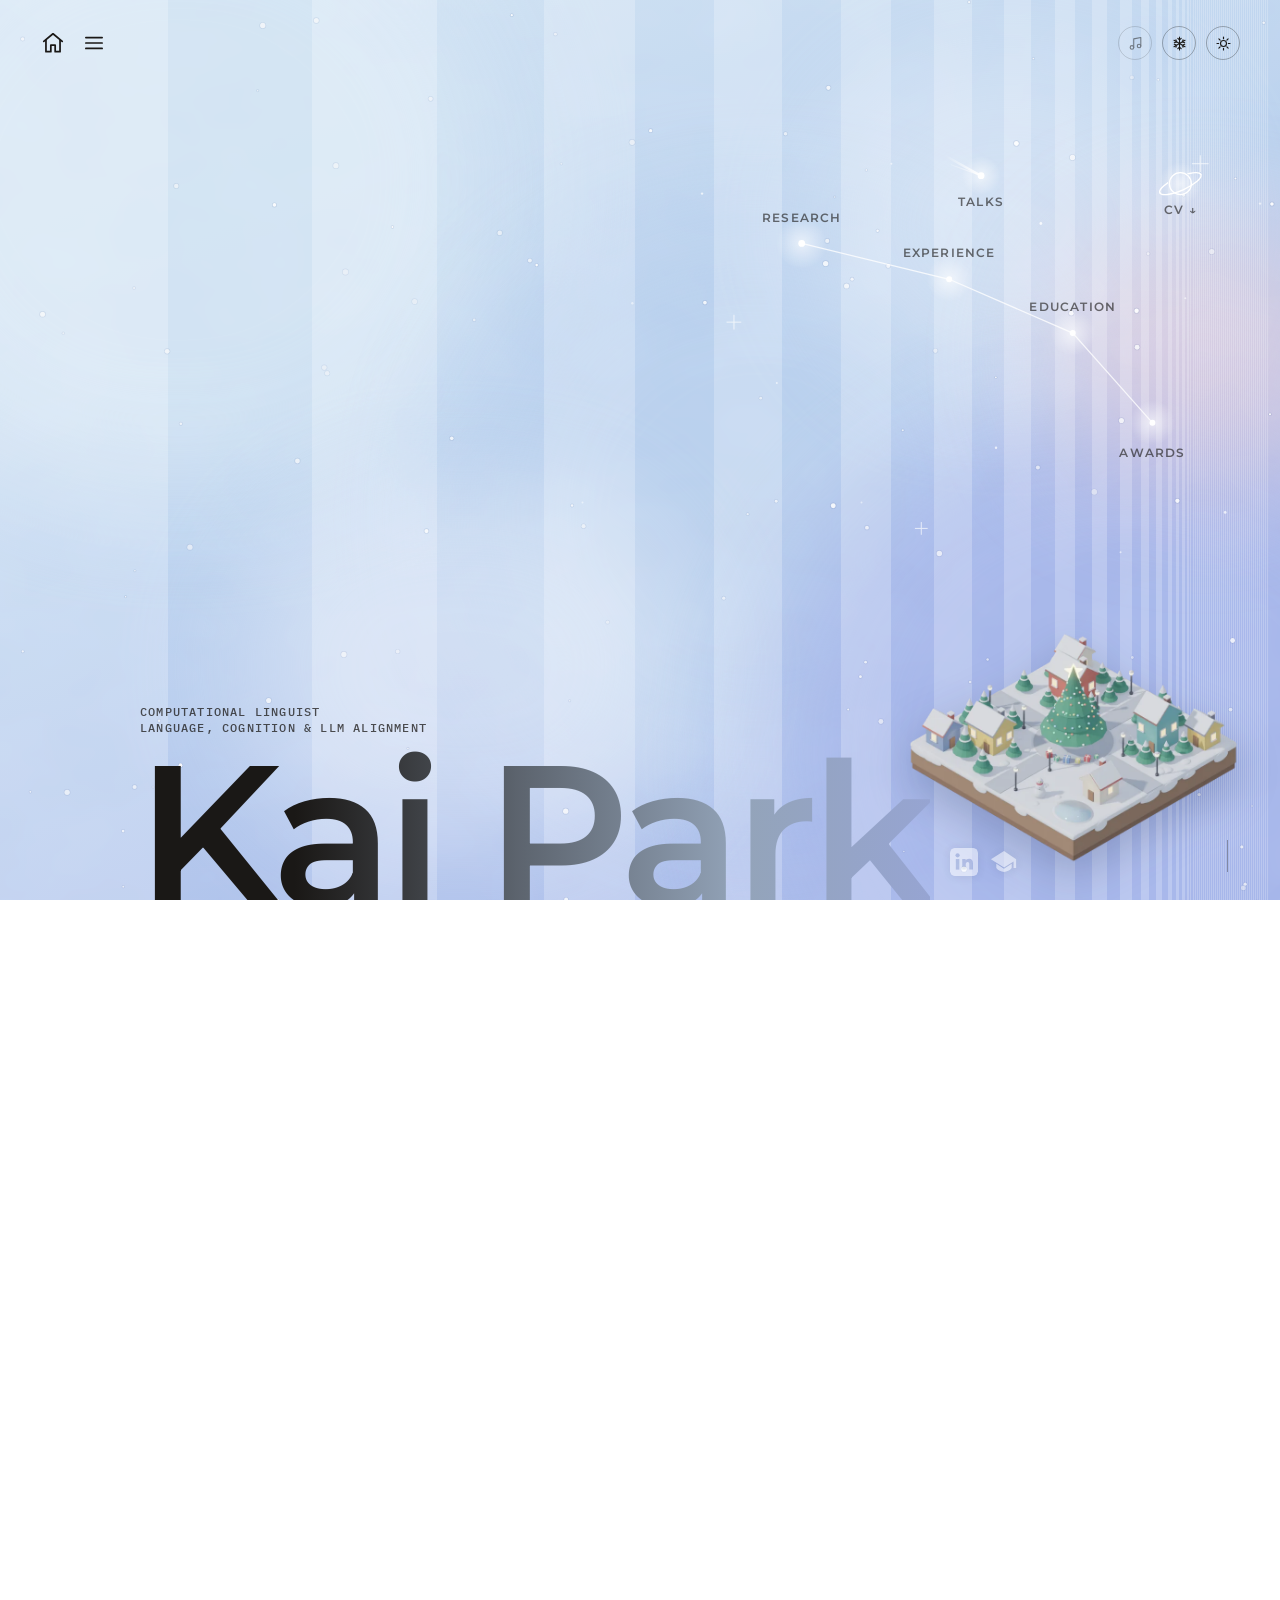
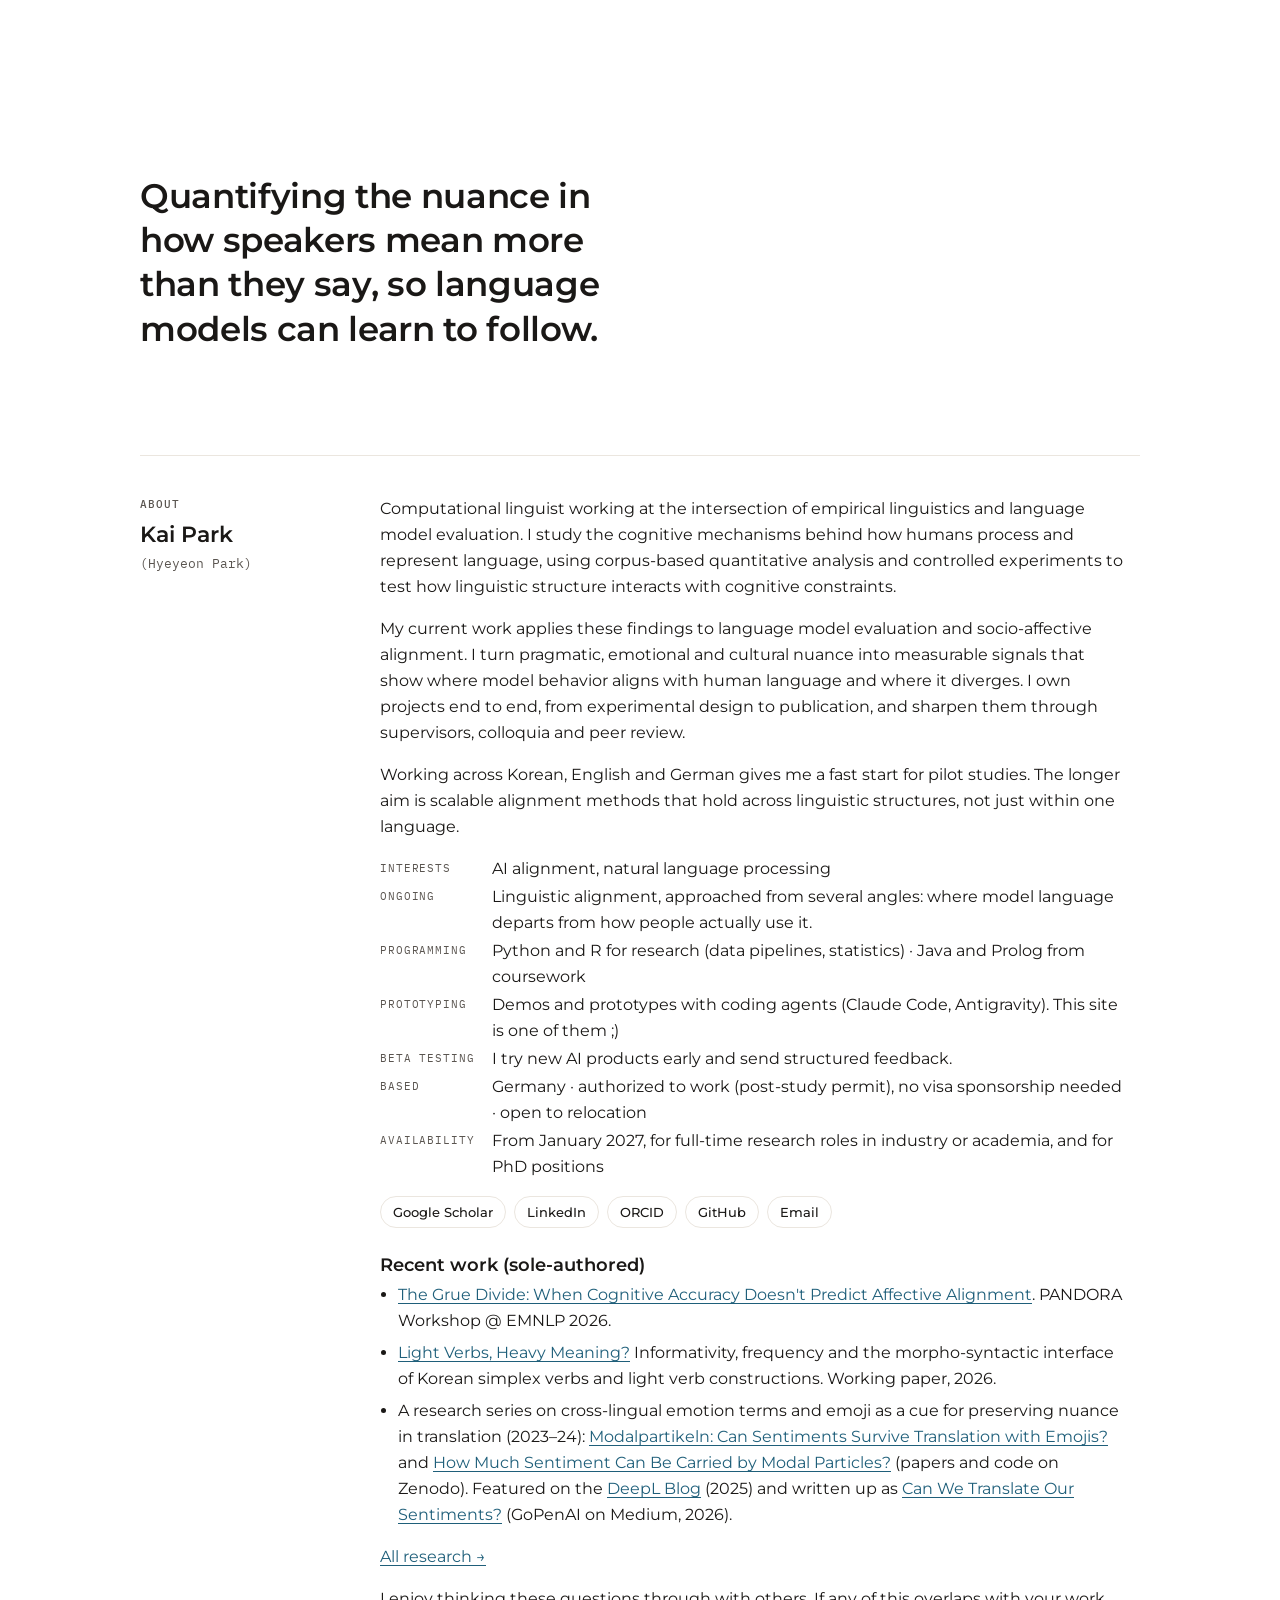
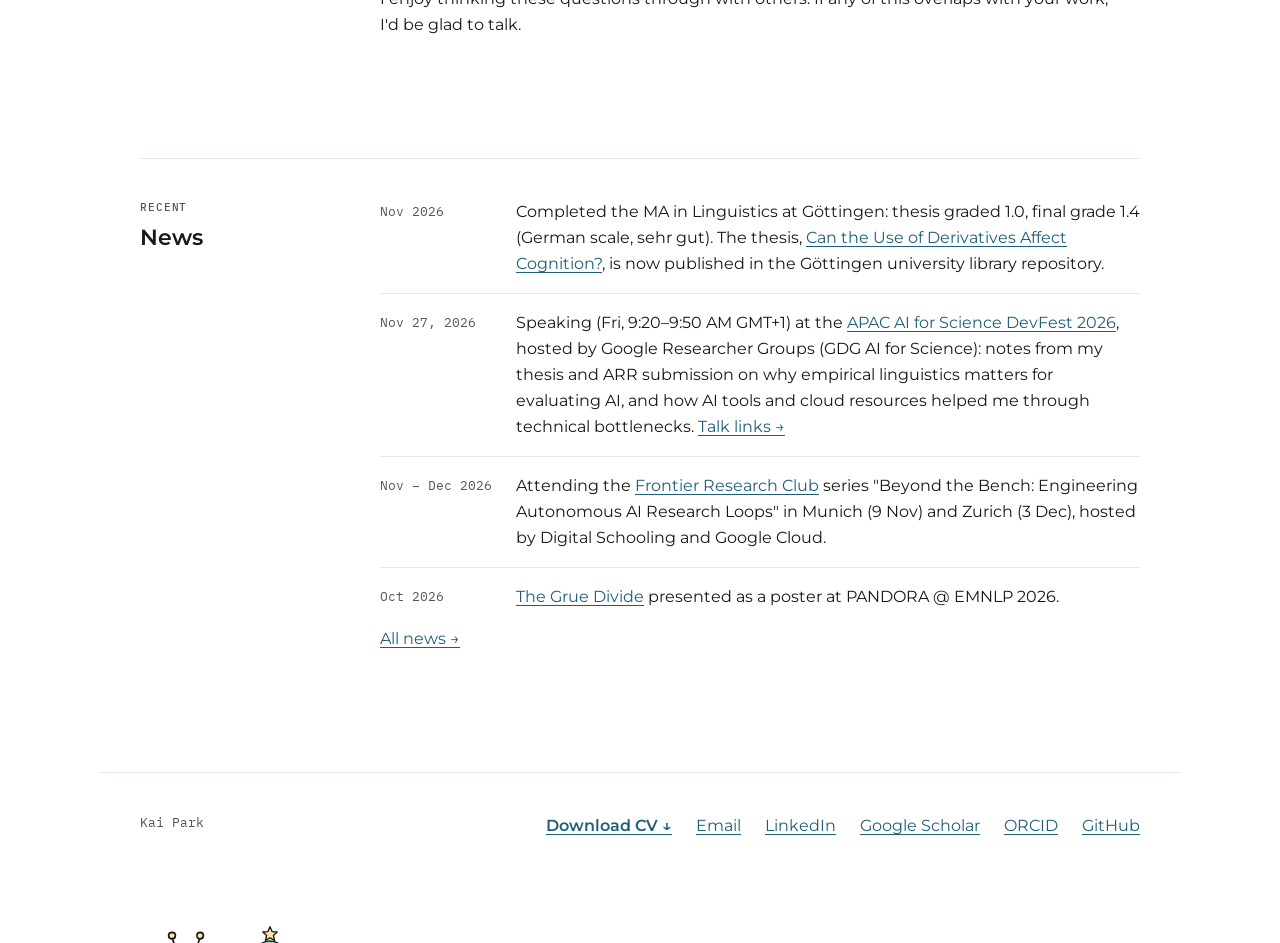
<file: index.html>
<!doctype html>
<html lang="en">
<head>
  <meta charset="utf-8">
  <meta name="viewport" content="width=device-width, initial-scale=1">
  <title>Kai Park · Computational Linguist</title>
  <meta name="description" content="Kai (Hyeyeon) Park, computational linguist working on language, cognition and LLM alignment: quantifying pragmatic, emotional and cultural nuance in model language.">
  <meta name="google-site-verification" content="TayXjuHgIOvp3jZBp-4YiyuMqfkRldxo-Tw5lTZn9QI">
  <link rel="canonical" href="https://bakeyeon.github.io/">
  <link rel="alternate" type="text/plain" href="llms-full.txt" title="Full CV (plain text)">
  <meta property="og:type" content="profile">
  <meta property="og:title" content="Kai Park · Computational Linguist">
  <meta property="og:description" content="Kai (Hyeyeon) Park, computational linguist working on language, cognition and LLM alignment: quantifying pragmatic, emotional and cultural nuance in model language.">
  <meta property="og:url" content="https://bakeyeon.github.io/">
  <meta property="og:site_name" content="Kai Park">
  <meta name="twitter:card" content="summary">
  <meta name="author" content="Kai Park">
  <script type="application/ld+json">{"@context": "https://schema.org", "@graph": [{"@type": "Person", "@id": "https://bakeyeon.github.io/#person", "name": "Kai Park", "alternateName": ["Hyeyeon Park", "Kai Hyeyeon Park"], "url": "https://bakeyeon.github.io/", "jobTitle": "Computational Linguist", "description": "Computational linguist working on language, cognition and LLM alignment: quantifying pragmatic, emotional and cultural nuance to evaluate where model language departs from human language.", "knowsAbout": ["Computational linguistics", "Pragmatics", "Linguistic relativity", "Color cognition", "Morphological derivation", "LLM alignment", "RLHF annotation", "Cross-lingual sentiment", "Korean linguistics", "German modal particles"], "knowsLanguage": ["ko", "en", "de"], "alumniOf": [{"@type": "CollegeOrUniversity", "name": "Georg-August-Universität Göttingen"}, {"@type": "CollegeOrUniversity", "name": "Pusan National University"}], "homeLocation": {"@type": "Country", "name": "Germany"}, "email": "mailto:kai.hyeyeon.park@gmail.com", "subjectOf": [{"@type": "DigitalDocument", "name": "Kai Park CV (PDF)", "url": "https://bakeyeon.github.io/cv/Kai_Park_CV_public.pdf", "encodingFormat": "application/pdf"}, {"@type": "DigitalDocument", "name": "Kai Park CV (full text)", "url": "https://bakeyeon.github.io/llms-full.txt", "encodingFormat": "text/plain"}], "sameAs": ["https://www.linkedin.com/in/bakeyeon/", "https://scholar.google.com/citations?user=CzCE0C0AAAAJ", "https://orcid.org/0000-0002-2854-0127", "https://github.com/bakeyeon"]}, {"@type": "WebSite", "url": "https://bakeyeon.github.io/", "name": "Kai Park", "author": {"@id": "https://bakeyeon.github.io/#person"}}]}</script>
  <link rel="preconnect" href="https://fonts.googleapis.com">
  <link rel="preconnect" href="https://fonts.gstatic.com" crossorigin>
  <link rel="stylesheet" href="https://fonts.googleapis.com/css2?family=Montserrat:wght@400;500;600;700&family=IBM+Plex+Mono:wght@400;500&family=Noto+Sans+KR:wght@400;500&display=swap">
  <link rel="icon" href="assets/favicon.svg" type="image/svg+xml">
  <link rel="stylesheet" href="assets/styles.css?v=59">
</head>
<body>
  <header class="bar">
    <a class="mark" href="index.html" aria-label="Kai Park, home">
      <svg width="26" height="26" viewBox="0 0 24 24" aria-hidden="true"><path d="M3.5 10.5 12 3.5l8.5 7"/><path d="M5.5 9v11h4.5v-6h4v6h4.5V9"/></svg>
    </a>
    <button class="theme-btn" type="button" aria-label="Toggle light and dark theme"><svg class="i-sun" viewBox="0 0 24 24" aria-hidden="true"><circle cx="12" cy="12" r="4.2"/><path d="M12 2.8v2.4M12 18.8v2.4M2.8 12h2.4M18.8 12h2.4M5.5 5.5l1.7 1.7M16.8 16.8l1.7 1.7M5.5 18.5l1.7-1.7M16.8 7.2l1.7-1.7"/></svg><svg class="i-moon" viewBox="0 0 24 24" aria-hidden="true"><path d="M20 14.6A8.2 8.2 0 1 1 9.4 4a6.6 6.6 0 0 0 10.6 10.6z"/></svg>
    </button>
  </header>

  <div class="hero-track">
    <section class="hero" aria-label="Kai Park">
      <div class="sky"></div>
      <div class="bands" aria-hidden="true"></div>
      <div class="wash" aria-hidden="true"></div>
      <nav class="constellation" aria-label="Sections">
        <svg viewBox="0 0 1000 560" preserveAspectRatio="xMaxYMax meet"></svg>
      </nav>
      <p class="role">Computational Linguist<br>Language, Cognition &amp; LLM Alignment</p>
      <div class="nameplate">
        <h1 class="name">Kai Park</h1>
        <nav class="hero-links" aria-label="Profiles">
          <a href="https://www.linkedin.com/in/bakeyeon/" aria-label="LinkedIn">
            <svg viewBox="0 0 24 24" aria-hidden="true"><defs><mask id="li-mask"><rect width="24" height="24" rx="4" fill="#fff"/><rect x="5" y="9.5" width="3" height="9" fill="#000"/><circle cx="6.5" cy="6.3" r="1.8" fill="#000"/><path d="M10.5 9.5h2.9v1.3c.5-.9 1.6-1.5 3-1.5 2.4 0 3.1 1.5 3.1 3.9v5.3h-3v-4.7c0-1.1-.3-1.9-1.3-1.9-1.1 0-1.7.8-1.7 2v4.6h-3z" fill="#000"/></mask></defs><rect width="24" height="24" rx="4" fill="currentColor" mask="url(#li-mask)"/></svg>
          </a>
          <a href="https://scholar.google.com/citations?user=CzCE0C0AAAAJ" aria-label="Google Scholar">
            <svg viewBox="0 0 24 24" aria-hidden="true"><path fill="currentColor" d="M12 2.5 0.8 9.6 12 16.7l8.2-5.2v5.7h2.2V9.6z"/><path fill="currentColor" d="M5.4 13.6v3.6C7.1 19.3 9.4 20.5 12 20.5s4.9-1.2 6.6-3.3v-3.6L12 17.8z"/></svg>
          </a>
        </nav>
      </div>
      <span class="scroll-hint" aria-hidden="true"></span>
    </section>
  </div>

  <section class="intro">
    <p class="lead">Quantifying the nuance in how speakers mean more than they say, so language models can learn to follow.</p>
  </section>

  <section class="intro about" id="about" aria-labelledby="h-about">
    <div class="section">
      <header><span class="label">About</span><h2 id="h-about">Kai Park</h2><span class="gloss alias">(Hyeyeon Park)</span></header>
      <div class="body">
        <p>Computational linguist working at the intersection of empirical linguistics and language model evaluation. I study the cognitive mechanisms behind how humans process and represent language, using corpus-based quantitative analysis and controlled experiments to test how linguistic structure interacts with cognitive constraints.</p>
        <p>My current work applies these findings to language model evaluation and socio-affective alignment. I turn pragmatic, emotional and cultural nuance into measurable signals that show where model behavior aligns with human language and where it diverges. I own projects end to end, from experimental design to publication, and sharpen them through supervisors, colloquia and peer review.</p>
        <p>Working across Korean, English and German gives me a fast start for pilot studies. The longer aim is scalable alignment methods that hold across linguistic structures, not just within one language.</p>
        <dl class="csw">
          <dt>Interests</dt><dd>AI alignment, natural language processing</dd>
          <dt>Ongoing</dt><dd>Linguistic alignment, approached from several angles: where model language departs from how people actually use it.</dd>
          <dt>Programming</dt><dd>Python and R for research (data pipelines, statistics) · Java and Prolog from coursework</dd>
          <dt>Prototyping</dt><dd>Demos and prototypes with coding agents (Claude Code, Antigravity). This site is one of them ;)</dd>
          <dt>Beta testing</dt><dd>I try new AI products early and send structured feedback.</dd>
          <dt>Based</dt><dd>Germany · authorized to work (post-study permit), no visa sponsorship needed · open to relocation</dd>
          <dt>Availability</dt><dd>From January 2027, for full-time research roles in industry or academia, and for PhD positions</dd>
        </dl>
        <ul class="profiles"><li><a href="https://scholar.google.com/citations?user=CzCE0C0AAAAJ">Google Scholar</a></li><li><a href="https://www.linkedin.com/in/bakeyeon/">LinkedIn</a></li><li><a href="https://orcid.org/0000-0002-2854-0127">ORCID</a></li><li><a href="https://github.com/bakeyeon">GitHub</a></li><li><a href="#email" data-mail="a2FpLmh5ZXllb24ucGFya0BnbWFpbC5jb20=">Email</a></li></ul>
        <h3>Recent work (sole-authored)</h3>
        <ul class="bul">
          <li><a href="https://aclanthology.org/2026.pandora-1.2/">The Grue Divide: When Cognitive Accuracy Doesn't Predict Affective Alignment</a>. PANDORA Workshop @ EMNLP 2026.</li>
          <li><a href="https://github.com/bakeyeon/light-verbs-heavy-meaning">Light Verbs, Heavy Meaning?</a> Informativity, frequency and the morpho-syntactic interface of Korean simplex verbs and light verb constructions. Working paper, 2026.</li>
          <li>A research series on cross-lingual emotion terms and emoji as a cue for preserving nuance in translation (2023–24): <a href="https://doi.org/10.5281/zenodo.24326143">Modalpartikeln: Can Sentiments Survive Translation with Emojis?</a> and <a href="https://doi.org/10.5281/zenodo.24326464">How Much Sentiment Can Be Carried by Modal Particles?</a> (papers and code on Zenodo). Featured on the <a href="https://www.deepl.com/en/blog/connecting-insights-deepl-bridges">DeepL Blog</a> (2025) and written up as <a href="https://medium.com/gopenai/can-we-translate-our-sentiments-140c55822ead">Can We Translate Our Sentiments?</a> (GoPenAI on Medium, 2026).</li>
        </ul>
        <p><a href="research.html">All research →</a></p>
        <p>I enjoy thinking these questions through with others. If any of this overlaps with your work, I'd be glad to talk.</p>
      </div>
    </div>
  </section>

  <section class="intro about" id="recent" aria-labelledby="h-recent">
    <div class="section">
      <header><span class="label">Recent</span><h2 id="h-recent">News</h2></header>
      <div class="body">
        <ul class="news" data-limit="4">
          <li><span class="gloss">Nov – Dec 2026</span><span>Attending the <a href="https://frontierresearchclub.de/">Frontier Research Club</a> series "Beyond the Bench: Engineering Autonomous AI Research Loops" in Munich (9 Nov) and Zurich (3 Dec), hosted by Digital Schooling and Google Cloud.</span></li>
          <li><span class="gloss">Oct 2026</span><span><a href="https://aclanthology.org/2026.pandora-1.2/">The Grue Divide</a> presented as a poster at PANDORA @ EMNLP 2026.</span></li>
          <li><span class="gloss">Sep 2026</span><span>Submitted MA thesis (11 Sep) on morphological derivation and the Korean blue-green spectrum, Göttingen.</span></li>
          <li><span class="gloss">Apr 2026</span><span>Selected for the Google Cloud TPU Research Cloud program.</span></li>
        </ul>
        <p><a href="news.html">All news →</a></p>
      </div>
    </div>
  </section>

  <footer class="site">
    <span class="gloss">Kai Park</span>
    <span class="links">
      <a class="cv-foot" href="cv/Kai_Park_CV_public.pdf" download="Kai_Park_CV.pdf">Download CV ↓</a>
      <a href="#email" data-mail="a2FpLmh5ZXllb24ucGFya0BnbWFpbC5jb20=">Email</a>
      <a href="https://www.linkedin.com/in/bakeyeon/">LinkedIn</a>
      <a href="https://scholar.google.com/citations?user=CzCE0C0AAAAJ">Google Scholar</a>
      <a href="https://orcid.org/0000-0002-2854-0127">ORCID</a>
      <a href="https://github.com/bakeyeon">GitHub</a>
    </span>
  </footer>
  <script src="assets/news.js?v=6"></script>
  <script src="assets/main.js?v=39"></script>
</body>
</html>
</file>
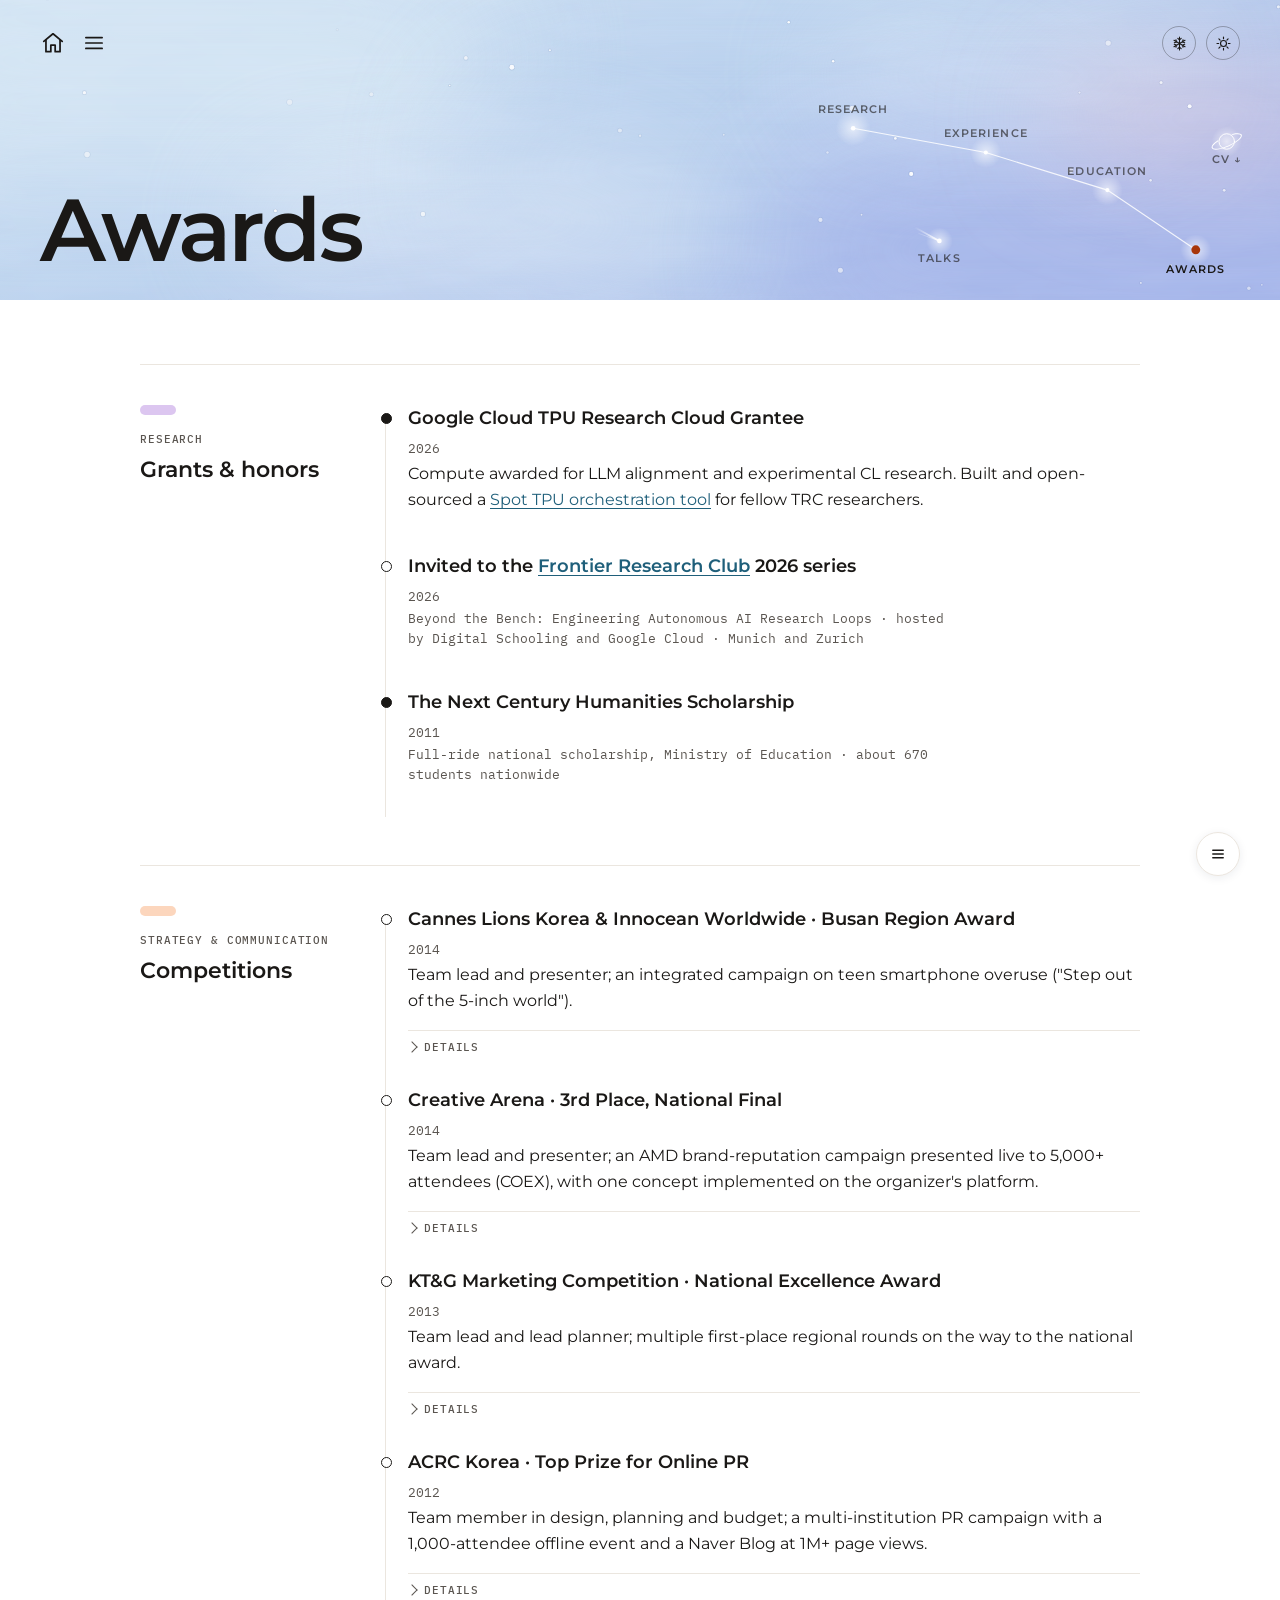
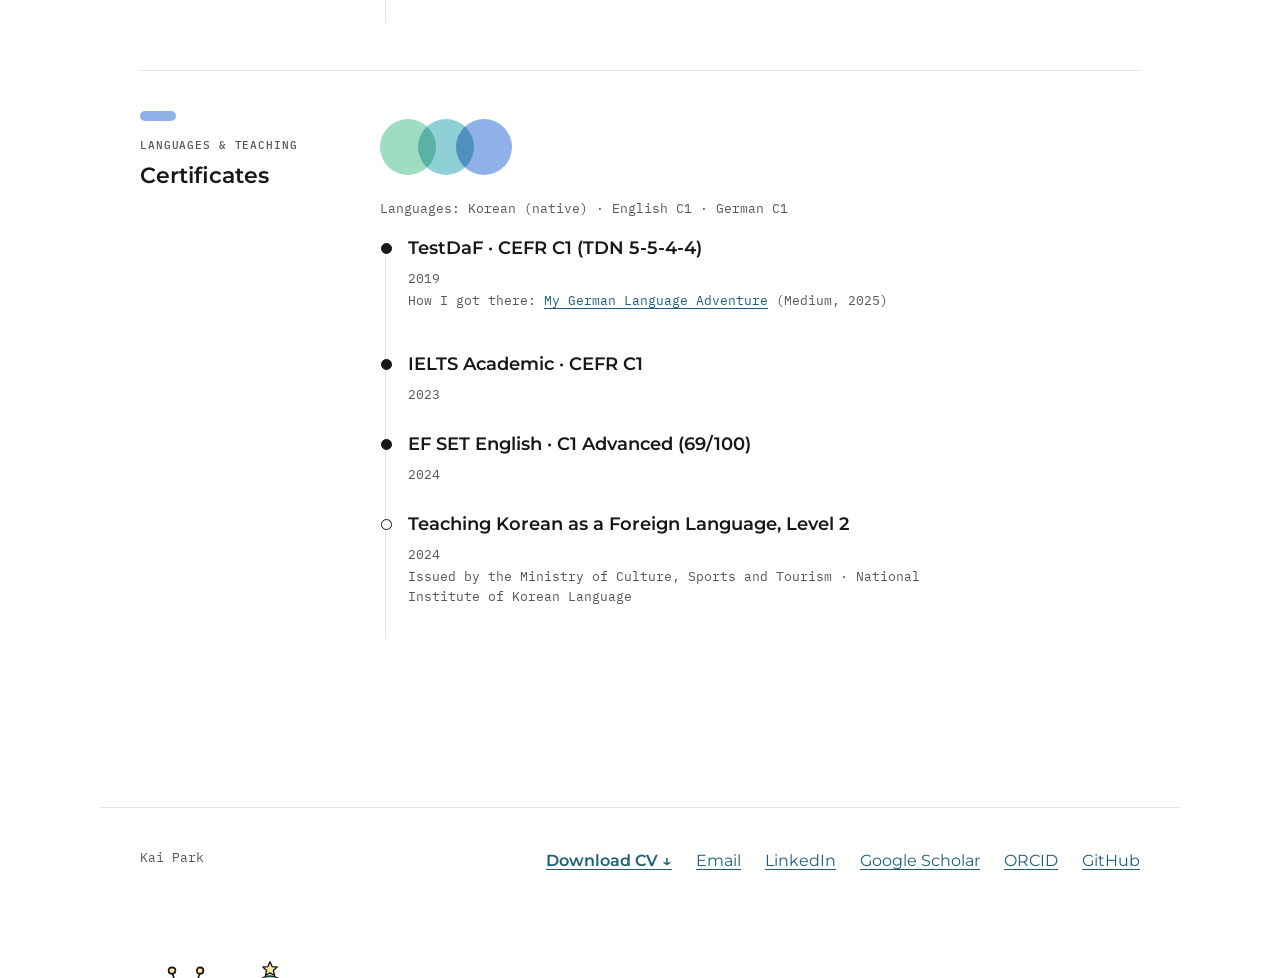
<file: certificates.html>
<!doctype html>
<html lang="en">
<head>
  <meta charset="utf-8">
  <meta name="viewport" content="width=device-width, initial-scale=1">
  <title>Awards &amp; Certificates · Kai Park</title>
  <meta name="description" content="Awards and certificates of Kai (Hyeyeon) Park: Google Cloud TPU Research Cloud grant, national scholarship, competition awards, and C1 language certificates.">
  <link rel="canonical" href="https://bakeyeon.github.io/certificates.html">
  <meta property="og:type" content="website">
  <meta property="og:title" content="Awards &amp; Certificates · Kai Park">
  <meta property="og:description" content="Awards and certificates of Kai (Hyeyeon) Park: Google Cloud TPU Research Cloud grant, national scholarship, competition awards, and C1 language certificates.">
  <meta property="og:url" content="https://bakeyeon.github.io/certificates.html">
  <meta property="og:site_name" content="Kai Park">
  <meta name="twitter:card" content="summary">
  <meta name="author" content="Kai Park">
  <link rel="preconnect" href="https://fonts.googleapis.com">
  <link rel="preconnect" href="https://fonts.gstatic.com" crossorigin>
  <link rel="stylesheet" href="https://fonts.googleapis.com/css2?family=Montserrat:wght@400;500;600;700&family=IBM+Plex+Mono:wght@400;500&family=Noto+Sans+KR:wght@400;500&display=swap">
  <link rel="icon" href="assets/favicon.svg" type="image/svg+xml">
  <link rel="stylesheet" href="assets/styles.css?v=59">
</head>
<body>
  <header class="bar">
    <a class="mark" href="index.html" aria-label="Kai Park, home">
      <svg width="26" height="26" viewBox="0 0 24 24" aria-hidden="true"><path d="M3.5 10.5 12 3.5l8.5 7"/><path d="M5.5 9v11h4.5v-6h4v6h4.5V9"/></svg>
    </a>
    <button class="theme-btn" type="button" aria-label="Toggle light and dark theme"><svg class="i-sun" viewBox="0 0 24 24" aria-hidden="true"><circle cx="12" cy="12" r="4.2"/><path d="M12 2.8v2.4M12 18.8v2.4M2.8 12h2.4M18.8 12h2.4M5.5 5.5l1.7 1.7M16.8 16.8l1.7 1.7M5.5 18.5l1.7-1.7M16.8 7.2l1.7-1.7"/></svg><svg class="i-moon" viewBox="0 0 24 24" aria-hidden="true"><path d="M20 14.6A8.2 8.2 0 1 1 9.4 4a6.6 6.6 0 0 0 10.6 10.6z"/></svg>
    </button>
  </header>

  <section class="page-head">
    <div class="sky"></div>
    <nav class="mini-nav" aria-label="Sections"><svg viewBox="0 0 380 200" data-current="certificates"></svg></nav>
    <h1 class="title">Awards</h1>
  </section>

  <main class="content">
    <section class="section" aria-labelledby="h-hon">
      <header><span class="sw" style="background:var(--field-lilac)"></span><span class="label">Research</span><h2 id="h-hon">Grants &amp; honors</h2></header>
      <div class="body">
        <ol class="tl">
          <li class="major"><div class="row"><h3>Google Cloud TPU Research Cloud Grantee</h3><span class="gloss">2026</span></div>
            <p>Compute awarded for LLM alignment and experimental CL research. Built and open-sourced a <a href="https://github.com/bakeyeon/gcloud-tpu-spot-automator">Spot TPU orchestration tool</a> for fellow TRC researchers.</p></li>
          <li><div class="row"><h3>Invited to the <a href="https://frontierresearchclub.de/">Frontier Research Club</a> 2026 series</h3><span class="gloss">2026</span></div>
            <p class="gloss meta">Beyond the Bench: Engineering Autonomous AI Research Loops · hosted by Digital Schooling and Google Cloud · Munich and Zurich</p></li>
          <li class="major"><div class="row"><h3>The Next Century Humanities Scholarship</h3><span class="gloss">2011</span></div>
            <p class="gloss meta">Full-ride national scholarship, Ministry of Education · about 670 students nationwide</p></li>
        </ol>
      </div>
    </section>

    <section class="section" aria-labelledby="h-mk">
      <header><span class="sw" style="background:var(--field-peach)"></span><span class="label">Strategy &amp; communication</span><h2 id="h-mk">Competitions</h2></header>
      <div class="body">
        <ol class="tl">
          <li><div class="row"><h3>Cannes Lions Korea &amp; Innocean Worldwide · Busan Region Award</h3><span class="gloss">2014</span></div>
            <p>Team lead and presenter; an integrated campaign on teen smartphone overuse ("Step out of the 5-inch world").</p>
            <details class="more">
              <summary><span class="label">Details</span></summary>
              <dl class="csw">
                <dt>Team</dt><dd>Three people: planner (me, team lead and main presenter), designer, copywriter.</dd>
                <dt>Insight</dt><dd>Smartphone overuse as spatial blindness: people trust the world inside the screen and stop looking outside it.</dd>
                <dt>Concept</dt><dd>The "5-inch world", the physical size of a phone and the confinement it creates. The campaign reframed overuse as a loss of spatial and emotional perspective.</dd>
                <dt>Message</dt><dd>"Step out of the 5-inch world. Your infinite life awaits outside." (5인치 세상 밖으로, 당신의 무한한 세상은 스마트폰 밖에 있습니다.)</dd>
                <dt>My part</dt><dd>Research on teen mobile behavior, the core narrative, the slide story and the final presentation to the jury.</dd>
              </dl>
            </details></li>
          <li><div class="row"><h3>Creative Arena · 3rd Place, National Final</h3><span class="gloss">2014</span></div>
            <p>Team lead and presenter; an AMD brand-reputation campaign presented live to 5,000+ attendees (COEX), with one concept implemented on the organizer's platform.</p>
            <details class="more">
              <summary><span class="label">Details</span></summary>
              <dl class="csw">
                <dt>Team</dt><dd>Three people: planner (me, team lead and presenter), developer, designer.</dd>
                <dt>Brief</dt><dd>Risk management for AMD's Catalyst driver, facing negative sentiment from gamers with performance issues. Campaign: "Let Me In".</dd>
                <dt>Insight</dt><dd>"What if we let the driver speak?" The driver became a misunderstood character, turning a technical problem into a protagonist people could relate to.</dd>
                <dt>Stage</dt><dd>Final round judged by Plus X, Walt Disney and Line+. Presented at COEX to 5,000+ attendees and streamed on AfreecaTV.</dd>
                <dt>Run</dt><dd>2nd in week 1, 2nd in the week 1 Like Awards, 2nd in week 2 (AMD insight), 3rd in week 6 (Catalyst mission).</dd>
                <dt>Built</dt><dd>A week 1 concept was implemented on the organizer's official website, with my name in the credits.</dd>
              </dl>
              <p class="links-row"><a href="https://blog.naver.com/PostView.naver?blogId=camaster1&amp;logNo=220103944337">Organizer notice: website renewal (Naver Blog) →</a> &nbsp; <a href="https://www.youtube.com/watch?v=12UezwRVflk">Website video (YouTube) →</a> &nbsp; <a href="https://docs.google.com/document/d/1VJexZG5bws2nKIb2FVa3uJ5HLpmJxZr4tvUMKcI0ryA/edit?usp=sharing">AMD campaign case study log →</a></p>
            </details></li>
          <li><div class="row"><h3>KT&amp;G Marketing Competition · National Excellence Award</h3><span class="gloss">2013</span></div>
            <p>Team lead and lead planner; multiple first-place regional rounds on the way to the national award.</p>
            <details class="more">
              <summary><span class="label">Details</span></summary>
              <dl class="csw">
                <dt>Program</dt><dd>5th KT&amp;G Marketing League (상상마케팅리그 5기): weekly marketing proposals under mentorship from industry professionals.</dd>
                <dt>Results</dt><dd>First place in several Busan regional rounds (team introduction, party planning, regional qualifiers), then the Excellence Award in the national league.</dd>
                <dt>Example</dt><dd>The "Boiled Egg" party (2012): a 300-person university party at near-zero cost per student, swapping clubs for a local sauna and catering for boiled eggs and rice punch, on a budget of about 5.6M KRW.</dd>
              </dl>
              <p class="links-row"><a href="https://www.fnnews.com/news/201309161707263494">Press: 잡코리아 공동기획, 2013 취업 트렌드를 잡아라 (Financial News) →</a></p>
            </details></li>
          <li><div class="row"><h3>ACRC Korea · Top Prize for Online PR</h3><span class="gloss">2012</span></div>
            <p>Team member in design, planning and budget; a multi-institution PR campaign with a 1,000-attendee offline event and a Naver Blog at 1M+ page views.</p>
            <details class="more">
              <summary><span class="label">Details</span></summary>
              <dl class="csw">
                <dt>Program</dt><dd>4th Anti-Corruption University Student Ambassador Team, Anti-Corruption and Civil Rights Commission of Korea.</dd>
                <dt>My part</dt><dd>Design and planning: campaign planning and the promotional materials, from posters and flyers to fans and calendars.</dd>
                <dt>Budget</dt><dd>Managed the team's monthly ACRC fund, and measured return on investment by counting participants per campaign.</dd>
                <dt>Partners</dt><dd>Joint campaigns with Busan City Hall, the Busan Regional Military Manpower Administration, Geumjeong Police Station, Busan Facilities Corporation and the Election Commission.</dd>
                <dt>Offline</dt><dd>A 1,000-attendee campaign in front of the PNU library, a flash mob with local university clubs, and events at UnivExpo, an NGO startup expo and Sajik Baseball Stadium.</dd>
                <dt>Online</dt><dd>Four channels, including a Naver Blog with 1M+ page views and 600+ followers on Twitter and Facebook. Total reach 10K+, with organic coverage picked up by a local newspaper.</dd>
                <dt>Press</dt><dd>A photographer passing the library campaign published it in a local paper, which led to ongoing coverage and contact with journalists.</dd>
                <dt>Writing</dt><dd>Articles and content for public outreach.</dd>
              </dl>
              <p class="links-row"><a href="https://n.news.naver.com/mnews/article/003/0004526323">Press: 4th Integrity PR Team launch (Naver News) →</a></p>
              <p class="links-row gloss">Local press on our team</p>
              <p class="links-row"><a href="https://www.gocj.net/news/articlePrint.html?idxno=46154">City Journal →</a> &nbsp; <a href="https://www.gocj.net/news/articleView.html?sc_section_code=S1N24&amp;idxno=44023">City Journal (2) →</a> &nbsp; <a href="http://www.newstown.co.kr/news/articleView.html?idxno=124344">Newstown →</a> &nbsp; <a href="https://blog.naver.com/acrccheong/130140410522">Focus, print →</a></p>
            </details></li>
        </ol>
      </div>
    </section>

    <section class="section" aria-labelledby="h-cert">
      <header><span class="sw" style="background:var(--field-blue)"></span><span class="label">Languages &amp; teaching</span><h2 id="h-cert">Certificates</h2></header>
      <div class="body">
        <div class="cert-dots" aria-hidden="true"><span style="background:var(--field-mint)"></span><span style="background:var(--field-aqua)"></span><span style="background:var(--field-blue)"></span></div>
        <p class="gloss">Languages: Korean (native) · English C1 · German C1</p>
        <ol class="tl">
          <li class="major"><div class="row"><h3>TestDaF · CEFR C1 (TDN 5-5-4-4)</h3><span class="gloss">2019</span></div>
            <p class="gloss meta">How I got there: <a href="https://medium.com/@kaiwritesornot/my-german-language-adventure-ce4297ca47ed">My German Language Adventure</a> (Medium, 2025)</p></li>
          <li class="major"><div class="row"><h3>IELTS Academic · CEFR C1</h3><span class="gloss">2023</span></div></li>
          <li class="major"><div class="row"><h3>EF SET English · C1 Advanced (69/100)</h3><span class="gloss">2024</span></div></li>
          <li><div class="row"><h3>Teaching Korean as a Foreign Language, Level 2</h3><span class="gloss">2024</span></div><p class="gloss meta">Issued by the Ministry of Culture, Sports and Tourism · National Institute of Korean Language</p></li>
        </ol>
      </div>
    </section>
  </main>

  <footer class="site">
    <span class="gloss">Kai Park</span>
    <span class="links">
      <a class="cv-foot" href="cv/Kai_Park_CV_public.pdf" download="Kai_Park_CV.pdf">Download CV ↓</a>
      <a href="#email" data-mail="a2FpLmh5ZXllb24ucGFya0BnbWFpbC5jb20=">Email</a>
      <a href="https://www.linkedin.com/in/bakeyeon/">LinkedIn</a>
      <a href="https://scholar.google.com/citations?user=CzCE0C0AAAAJ">Google Scholar</a>
      <a href="https://orcid.org/0000-0002-2854-0127">ORCID</a>
      <a href="https://github.com/bakeyeon">GitHub</a>
    </span>
  </footer>
  <script src="assets/main.js?v=39"></script>
</body>
</html>
</file>
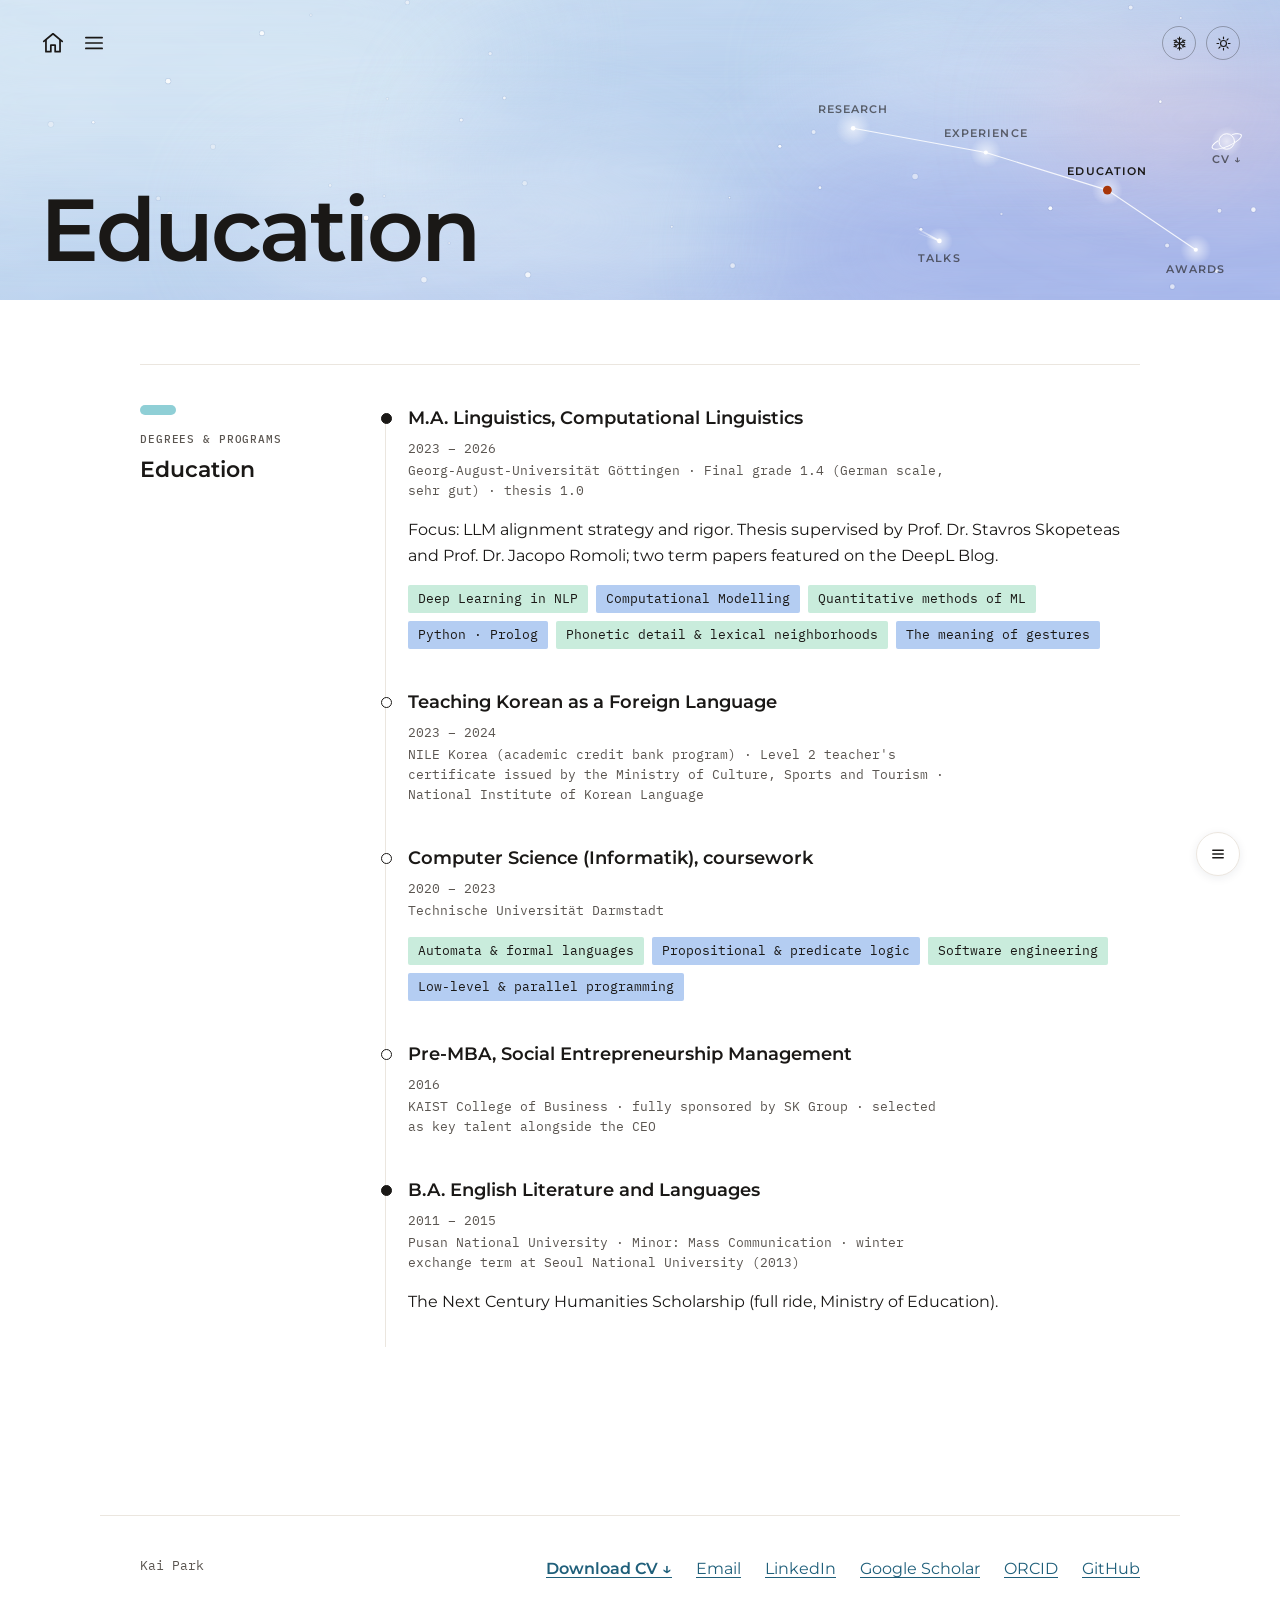
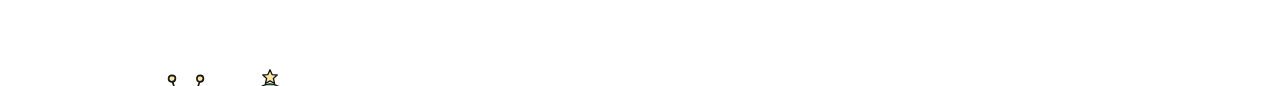
<file: education.html>
<!doctype html>
<html lang="en">
<head>
  <meta charset="utf-8">
  <meta name="viewport" content="width=device-width, initial-scale=1">
  <title>Education · Kai Park</title>
  <meta name="description" content="Education of Kai (Hyeyeon) Park: MA Linguistics (Göttingen), computer science (TU Darmstadt), KAIST Pre-MBA, BA (Pusan National University).">
  <link rel="canonical" href="https://bakeyeon.github.io/education.html">
  <meta property="og:type" content="website">
  <meta property="og:title" content="Education · Kai Park">
  <meta property="og:description" content="Education of Kai (Hyeyeon) Park: MA Linguistics (Göttingen), computer science (TU Darmstadt), KAIST Pre-MBA, BA (Pusan National University).">
  <meta property="og:url" content="https://bakeyeon.github.io/education.html">
  <meta property="og:site_name" content="Kai Park">
  <meta name="twitter:card" content="summary">
  <meta name="author" content="Kai Park">
  <link rel="preconnect" href="https://fonts.googleapis.com">
  <link rel="preconnect" href="https://fonts.gstatic.com" crossorigin>
  <link rel="stylesheet" href="https://fonts.googleapis.com/css2?family=Montserrat:wght@400;500;600;700&family=IBM+Plex+Mono:wght@400;500&family=Noto+Sans+KR:wght@400;500&display=swap">
  <link rel="icon" href="assets/favicon.svg" type="image/svg+xml">
  <link rel="stylesheet" href="assets/styles.css?v=59">
</head>
<body>
  <header class="bar">
    <a class="mark" href="index.html" aria-label="Kai Park, home">
      <svg width="26" height="26" viewBox="0 0 24 24" aria-hidden="true"><path d="M3.5 10.5 12 3.5l8.5 7"/><path d="M5.5 9v11h4.5v-6h4v6h4.5V9"/></svg>
    </a>
    <button class="theme-btn" type="button" aria-label="Toggle light and dark theme"><svg class="i-sun" viewBox="0 0 24 24" aria-hidden="true"><circle cx="12" cy="12" r="4.2"/><path d="M12 2.8v2.4M12 18.8v2.4M2.8 12h2.4M18.8 12h2.4M5.5 5.5l1.7 1.7M16.8 16.8l1.7 1.7M5.5 18.5l1.7-1.7M16.8 7.2l1.7-1.7"/></svg><svg class="i-moon" viewBox="0 0 24 24" aria-hidden="true"><path d="M20 14.6A8.2 8.2 0 1 1 9.4 4a6.6 6.6 0 0 0 10.6 10.6z"/></svg>
    </button>
  </header>

  <section class="page-head">
    <div class="sky"></div>
    <nav class="mini-nav" aria-label="Sections"><svg viewBox="0 0 380 200" data-current="education"></svg></nav>
    <h1 class="title">Education</h1>
  </section>

  <main class="content">
    <section class="section" aria-labelledby="h-edu">
      <header><span class="sw" style="background:var(--field-aqua)"></span><span class="label">Degrees &amp; programs</span><h2 id="h-edu">Education</h2></header>
      <div class="body">
        <ol class="tl">
          <li class="major">
            <div class="row"><h3>M.A. Linguistics, Computational Linguistics</h3><span class="gloss">2023 – 2026</span></div>
            <p class="gloss meta">Georg-August-Universität Göttingen · Final grade 1.4 (German scale, sehr gut) · thesis 1.0</p>
            <p>Focus: LLM alignment strategy and rigor. Thesis supervised by Prof. Dr. Stavros Skopeteas and Prof. Dr. Jacopo Romoli; two term papers featured on the DeepL Blog.</p>
            <ul class="facts"><li>Deep Learning in NLP</li><li>Computational Modelling</li><li>Quantitative methods of ML</li><li>Python · Prolog</li><li>Phonetic detail &amp; lexical neighborhoods</li><li>The meaning of gestures</li></ul>
          </li>
          <li>
            <div class="row"><h3>Teaching Korean as a Foreign Language</h3><span class="gloss">2023 – 2024</span></div>
            <p class="gloss meta">NILE Korea (academic credit bank program) · Level 2 teacher's certificate issued by the Ministry of Culture, Sports and Tourism · National Institute of Korean Language</p>
          </li>
          <li>
            <div class="row"><h3>Computer Science (Informatik), coursework</h3><span class="gloss">2020 – 2023</span></div>
            <p class="gloss meta">Technische Universität Darmstadt</p>
            <ul class="facts"><li>Automata &amp; formal languages</li><li>Propositional &amp; predicate logic</li><li>Software engineering</li><li>Low-level &amp; parallel programming</li></ul>
          </li>
          <li>
            <div class="row"><h3>Pre-MBA, Social Entrepreneurship Management</h3><span class="gloss">2016</span></div>
            <p class="gloss meta">KAIST College of Business · fully sponsored by SK Group · selected as key talent alongside the CEO</p>
          </li>
          <li class="major">
            <div class="row"><h3>B.A. English Literature and Languages</h3><span class="gloss">2011 – 2015</span></div>
            <p class="gloss meta">Pusan National University · Minor: Mass Communication · winter exchange term at Seoul National University (2013)</p>
            <p>The Next Century Humanities Scholarship (full ride, Ministry of Education).</p>
          </li>
        </ol>
      </div>
    </section>
  </main>

  <footer class="site">
    <span class="gloss">Kai Park</span>
    <span class="links">
      <a class="cv-foot" href="cv/Kai_Park_CV_public.pdf" download="Kai_Park_CV.pdf">Download CV ↓</a>
      <a href="#email" data-mail="a2FpLmh5ZXllb24ucGFya0BnbWFpbC5jb20=">Email</a>
      <a href="https://www.linkedin.com/in/bakeyeon/">LinkedIn</a>
      <a href="https://scholar.google.com/citations?user=CzCE0C0AAAAJ">Google Scholar</a>
      <a href="https://orcid.org/0000-0002-2854-0127">ORCID</a>
      <a href="https://github.com/bakeyeon">GitHub</a>
    </span>
  </footer>
  <script src="assets/main.js?v=39"></script>
</body>
</html>
</file>
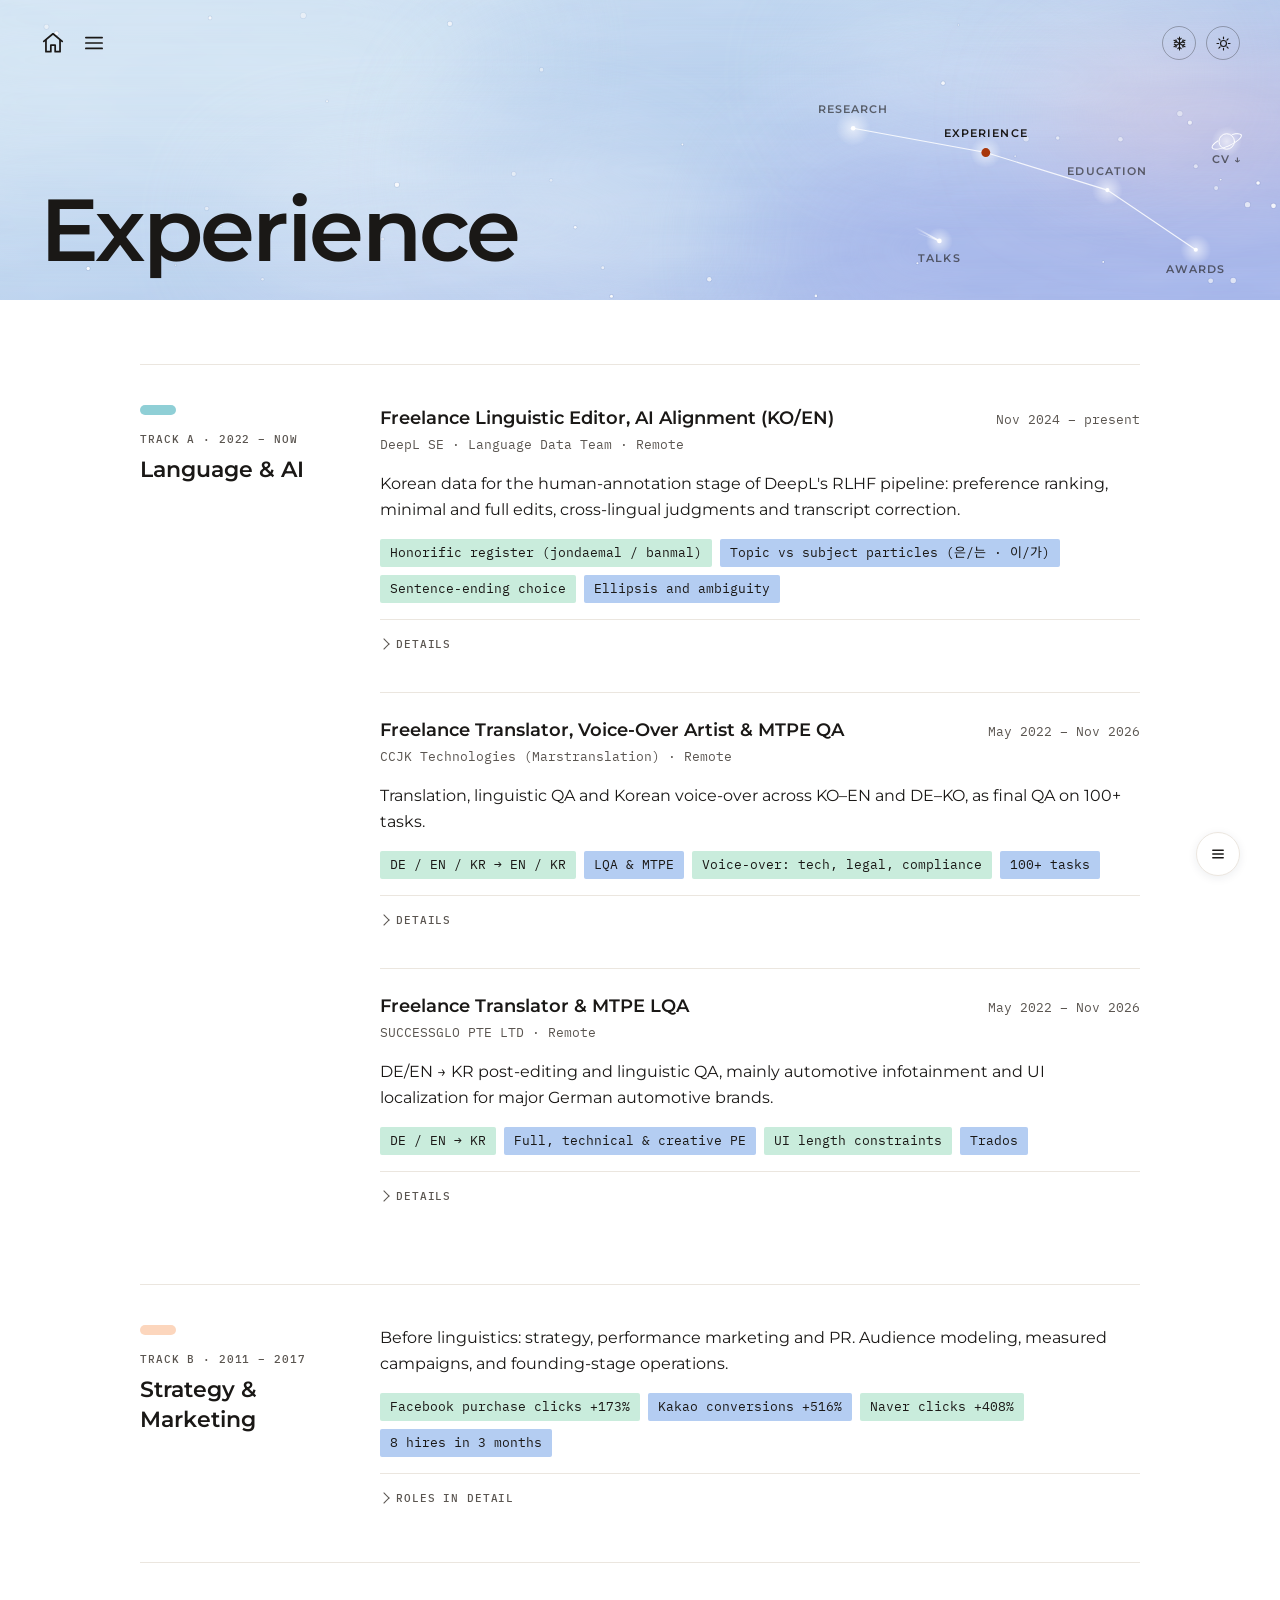
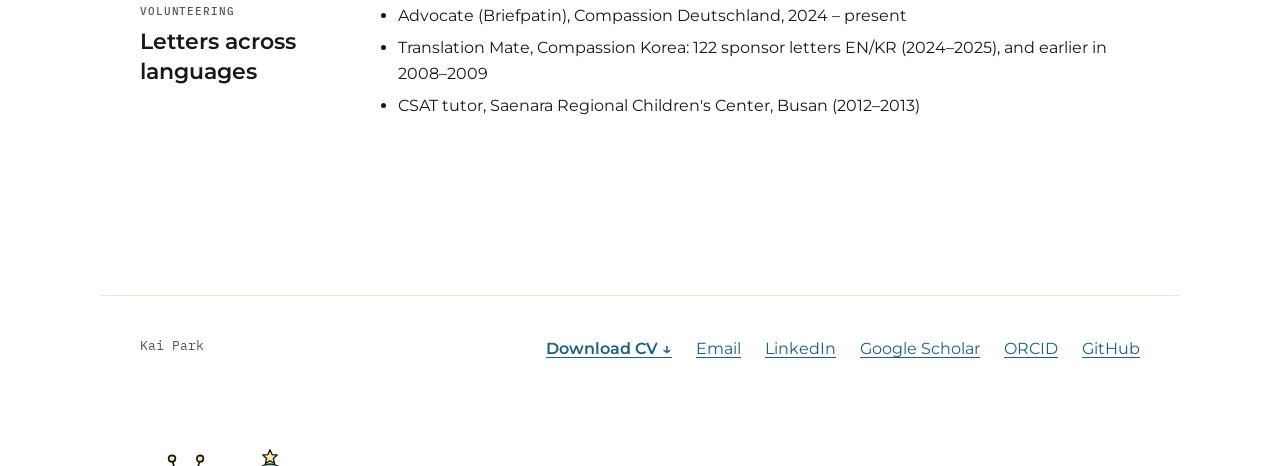
<file: experience.html>
<!doctype html>
<html lang="en">
<head>
  <meta charset="utf-8">
  <meta name="viewport" content="width=device-width, initial-scale=1">
  <title>Experience · Kai Park</title>
  <meta name="description" content="Experience of Kai (Hyeyeon) Park: RLHF data for Korean LLM alignment, localization QA, and earlier strategy and marketing work.">
  <link rel="canonical" href="https://bakeyeon.github.io/experience.html">
  <meta property="og:type" content="website">
  <meta property="og:title" content="Experience · Kai Park">
  <meta property="og:description" content="Experience of Kai (Hyeyeon) Park: RLHF data for Korean LLM alignment, localization QA, and earlier strategy and marketing work.">
  <meta property="og:url" content="https://bakeyeon.github.io/experience.html">
  <meta property="og:site_name" content="Kai Park">
  <meta name="twitter:card" content="summary">
  <meta name="author" content="Kai Park">
  <link rel="preconnect" href="https://fonts.googleapis.com">
  <link rel="preconnect" href="https://fonts.gstatic.com" crossorigin>
  <link rel="stylesheet" href="https://fonts.googleapis.com/css2?family=Montserrat:wght@400;500;600;700&family=IBM+Plex+Mono:wght@400;500&family=Noto+Sans+KR:wght@400;500&display=swap">
  <link rel="icon" href="assets/favicon.svg" type="image/svg+xml">
  <link rel="stylesheet" href="assets/styles.css?v=59">
</head>
<body>
  <header class="bar">
    <a class="mark" href="index.html" aria-label="Kai Park, home">
      <svg width="26" height="26" viewBox="0 0 24 24" aria-hidden="true"><path d="M3.5 10.5 12 3.5l8.5 7"/><path d="M5.5 9v11h4.5v-6h4v6h4.5V9"/></svg>
    </a>
    <button class="theme-btn" type="button" aria-label="Toggle light and dark theme"><svg class="i-sun" viewBox="0 0 24 24" aria-hidden="true"><circle cx="12" cy="12" r="4.2"/><path d="M12 2.8v2.4M12 18.8v2.4M2.8 12h2.4M18.8 12h2.4M5.5 5.5l1.7 1.7M16.8 16.8l1.7 1.7M5.5 18.5l1.7-1.7M16.8 7.2l1.7-1.7"/></svg><svg class="i-moon" viewBox="0 0 24 24" aria-hidden="true"><path d="M20 14.6A8.2 8.2 0 1 1 9.4 4a6.6 6.6 0 0 0 10.6 10.6z"/></svg>
    </button>
  </header>

  <section class="page-head">
    <div class="sky"></div>
    <nav class="mini-nav" aria-label="Sections"><svg viewBox="0 0 380 200" data-current="experience"></svg></nav>
    <h1 class="title">Experience</h1>
  </section>

  <main class="content">
    <section class="section" aria-labelledby="h-ai">
      <header><span class="sw" style="background:var(--field-aqua)"></span><span class="label">Track A · 2022 – now</span><h2 id="h-ai">Language &amp; AI</h2></header>
      <div class="body">
        <article class="item">
          <div class="row"><h3>Freelance Linguistic Editor, AI Alignment (KO/EN)</h3><span class="gloss">Nov 2024 – present</span></div>
          <p class="gloss meta">DeepL SE · Language Data Team · Remote</p>
          <p>Korean data for the human-annotation stage of DeepL's RLHF pipeline: preference ranking, minimal and full edits, cross-lingual judgments and transcript correction.</p>
          <ul class="facts"><li>Honorific register (jondaemal / banmal)</li><li>Topic vs subject particles (은/는 · 이/가)</li><li>Sentence-ending choice</li><li>Ellipsis and ambiguity</li></ul>
          <details class="more">
            <summary><span class="label">Details</span></summary>
            <dl class="csw">
              <dt>Ranking</dt><dd>Compared model-generated Korean candidates for contextual fit, nuance and pragmatic naturalness, with quantitative and qualitative rankings.</dd>
              <dt>Editing</dt><dd>Minimal edits that fix only what breaks Korean grammar, so the model learns a precise error signal; full rewrites that keep the semantic core and rebuild structure and word choice as gold-standard data.</dd>
              <dt>KO–EN</dt><dd>Cross-lingual tasks: syntactic classification, correcting flawed source text, and judging which translation is better. Also English metalinguistic comments for the research team on why a sentence is ambiguous, with new decision criteria where the guidelines could not decide.</dd>
              <dt>Speech</dt><dd>Corrected phonological and contextual errors in Korean speech-recognition and spoken-language transcripts.</dd>
            </dl>
            <p class="gloss">Ranking picks the better of existing candidates; editing produces new text, grounded in linguistic reasoning, that goes beyond them.</p>
            <h3>Beyond the contract</h3>
            <ul class="bul">
              <li>Proposed a pragmatic framework (Sentiment, Formality, Friendliness) internally for modeling social distance in controlled generation; subsequently developed the unadopted research proposal into an independent, sole-authored PANDORA paper.</li>
              <li>During the v3 API beta, tested the pre-release formality feature with a few example sentences from legal, medical and automotive contexts, and reported where the register slipped as public feedback in DeepL's developer community.</li>
              <li>DeepL Bridges Early Access: nuance research and the Grue Divide survey platform featured on the DeepL Blog. Voluntary feedback, at the community team's request, on the /v3 API (suggesting that a call list the available parameters, with each description fetched in a follow-up call), developer community strategy and editor UX, with a working "Nudge Editor" prototype; plus ongoing suggestions on documentation clarity and product proposals through official channels.</li>
            </ul>
          </details>
        </article>
        <article class="item">
          <div class="row"><h3>Freelance Translator, Voice-Over Artist &amp; MTPE QA</h3><span class="gloss">May 2022 – Nov 2026</span></div>
          <p class="gloss meta">CCJK Technologies (Marstranslation) · Remote</p>
          <p>Translation, linguistic QA and Korean voice-over across KO–EN and DE–KO, as final QA on 100+ tasks.</p>
          <ul class="facts"><li>DE / EN / KR → EN / KR</li><li>LQA &amp; MTPE</li><li>Voice-over: tech, legal, compliance</li><li>100+ tasks</li></ul>
          <details class="more">
            <summary><span class="label">Details</span></summary>
            <dl class="csw">
              <dt>Scope</dt><dd>Linguistic QA (LQA), translation, voice-over for technical, legal and compliance content, and full and technical machine-translation post-editing (MTPE).</dd>
              <dt>Translation</dt><dd>Public documents, cosmetics, tourism and technical manuals in Korean–English and German–Korean.</dd>
              <dt>Review</dt><dd>Corrected mistranslations and improved clarity, keeping terminology and style consistent. Served as final QA against strict quality standards and client specifications.</dd>
              <dt>Register</dt><dd>Formal documentation for public-sector and corporate clients, following their tone and format requirements.</dd>
              <dt>Voice</dt><dd>Korean voice-overs for English IVR (interactive voice response) systems, localized audio for customer-service automation, and recordings for speech-technology datasets.</dd>
            </dl>
          </details>
        </article>
        <article class="item">
          <div class="row"><h3>Freelance Translator &amp; MTPE LQA</h3><span class="gloss">May 2022 – Nov 2026</span></div>
          <p class="gloss meta">SUCCESSGLO PTE LTD · Remote</p>
          <p>DE/EN → KR post-editing and linguistic QA, mainly automotive infotainment and UI localization for major German automotive brands.</p>
          <ul class="facts"><li>DE / EN → KR</li><li>Full, technical &amp; creative PE</li><li>UI length constraints</li><li>Trados</li></ul>
          <details class="more">
            <summary><span class="label">Details</span></summary>
            <dl class="csw">
              <dt>Scope</dt><dd>Full, technical and creative post-editing (PE) and linguistic QA (LQA).</dd>
              <dt>UI</dt><dd>Solved UI length-overflow issues, proposing linguistically sound alternatives within strict pixel and character limits.</dd>
              <dt>Peer review</dt><dd>Structured reviews for junior linguists, rating error severity (accuracy, fluency, terminology) and giving feedback for translation-memory consistency.</dd>
              <dt>Tools</dt><dd>Trados and proprietary QA tools: read structured QA reports and revised against character-count and layout requirements.</dd>
              <dt>Clients</dt><dd>Direct communication with project managers and clients on highly visible content. A preferred reviewer for high-stakes automotive infotainment and UI work.</dd>
              <dt>Terminology</dt><dd>Helped update the term base for an automotive localization project, keeping domain terms consistent and correct.</dd>
            </dl>
          </details>
        </article>
      </div>
    </section>

    <section class="section" aria-labelledby="h-mkt">
      <header><span class="sw" style="background:var(--field-peach)"></span><span class="label">Track B · 2011 – 2017</span><h2 id="h-mkt">Strategy &amp; Marketing</h2></header>
      <div class="body">
        <p>Before linguistics: strategy, performance marketing and PR. Audience modeling, measured campaigns, and founding-stage operations.</p>
        <ul class="facts"><li>Facebook purchase clicks +173%</li><li>Kakao conversions +516%</li><li>Naver clicks +408%</li><li>8 hires in 3 months</li></ul>
        <details class="more">
          <summary><span class="label">Roles in detail</span></summary>
          <article class="item">
            <div class="row"><h3>Head of Strategic Planning &amp; Brand Strategist</h3><span class="gloss">May – Jul 2016</span></div>
            <p class="gloss meta">Minor to Winner (social venture)</p>
            <ul class="bul">
              <li>Joined a two-person early-stage team as a planning intern and in practice co-led the business with the founder.</li>
              <li>Led corporate strategy, campaign and brand planning, and a rebranding for regional industry promotion.</li>
              <li>Recruited and onboarded 8 members in three months, sourced external partners, secured government grant funding and led contract negotiations.</li>
              <li>Selected for the KAIST Social Entrepreneurship Pre-MBA.</li>
            </ul>
          </article>
          <article class="item">
            <div class="row"><h3>Performance Marketing Planner (AE)</h3><span class="gloss">Dec 2015 – May 2016</span></div>
            <p class="gloss meta">9 Fruits Media · Internship</p>
            <ul class="bul">
              <li>Took over day-to-day digital campaigns for a major TV home-shopping platform after several team transitions: budget planning, client communication, creative briefs.</li>
              <li>Conversion growth through content optimization and cross-platform tracking: Facebook 829 → 2,265, Kakao 25 → 154, Naver 123 → 625.</li>
              <li>Supervised outsourced monitoring staff, wrote monthly performance and competitor-analysis reports, and helped build internal processes.</li>
            </ul>
            <details class="more">
              <summary><span class="label">The proposal that got me hired: Path Unseen</span></summary>
              <p class="gloss meta">Final project, "3rd Planning" socially-minded ad planning program · client brief: Expedia · Nov 2015 · lead planner</p>
              <dl class="csw">
                <dt>Gap</dt><dd>People want to travel far, but most trips stay short and local.</dd>
                <dt>Research</dt><dd>In-depth interviews with people in their 20s and 30s, Expedia's core audience, on what stops them traveling. I adapted the question flow to each answer.</dd>
                <dt>Insight</dt><dd>"I just don't have the space in my life right now." I split that space into two constraints: no time, and no mental capacity.</dd>
                <dt>Concept</dt><dd>Route-based recommendations from local guides, so people can see a whole short trip before they go, instead of reading reviews of single places.</dd>
                <dt>Message</dt><dd>"Ever feel like leaving the moment you arrive at work?" (출근하자마자 퇴근하고 싶죠)</dd>
                <dt>Trade-off</dt><dd>Small everyday trips do not sell many flights or hotels. I argued for them as long-term brand value: Expedia as the brand for small adventures too.</dd>
                <dt>Outcome</dt><dd>Not executed. The proposal led to my hire at the agency, and route-based sharing later appeared, independently, in Google Local Guides (2019).</dd>
              </dl>
            </details>
          </article>
          <article class="item">
            <div class="row"><h3>Earlier</h3><span class="gloss">2011 – 2017</span></div>
            <ul class="bul">
              <li>Freelance Marketer, Uirim Advertising (2016–2017)</li>
              <li>Freelance News Clipper, Prain Global (2015)</li>
              <li>Independent consulting: instructional design, quality audits, website IA (2011–2015)</li>
            </ul>
          </article>
        </details>
      </div>
    </section>

    <section class="section" aria-labelledby="h-vol">
      <header><span class="label">Volunteering</span><h2 id="h-vol">Letters across languages</h2></header>
      <div class="body">
        <ul class="bul">
          <li>Advocate (Briefpatin), Compassion Deutschland, 2024 – present</li>
          <li>Translation Mate, Compassion Korea: 122 sponsor letters EN/KR (2024–2025), and earlier in 2008–2009</li>
          <li>CSAT tutor, Saenara Regional Children's Center, Busan (2012–2013)</li>
        </ul>
      </div>
    </section>
  </main>

  <footer class="site">
    <span class="gloss">Kai Park</span>
    <span class="links">
      <a class="cv-foot" href="cv/Kai_Park_CV_public.pdf" download="Kai_Park_CV.pdf">Download CV ↓</a>
      <a href="#email" data-mail="a2FpLmh5ZXllb24ucGFya0BnbWFpbC5jb20=">Email</a>
      <a href="https://www.linkedin.com/in/bakeyeon/">LinkedIn</a>
      <a href="https://scholar.google.com/citations?user=CzCE0C0AAAAJ">Google Scholar</a>
      <a href="https://orcid.org/0000-0002-2854-0127">ORCID</a>
      <a href="https://github.com/bakeyeon">GitHub</a>
    </span>
  </footer>
  <script src="assets/main.js?v=39"></script>
</body>
</html>
</file>
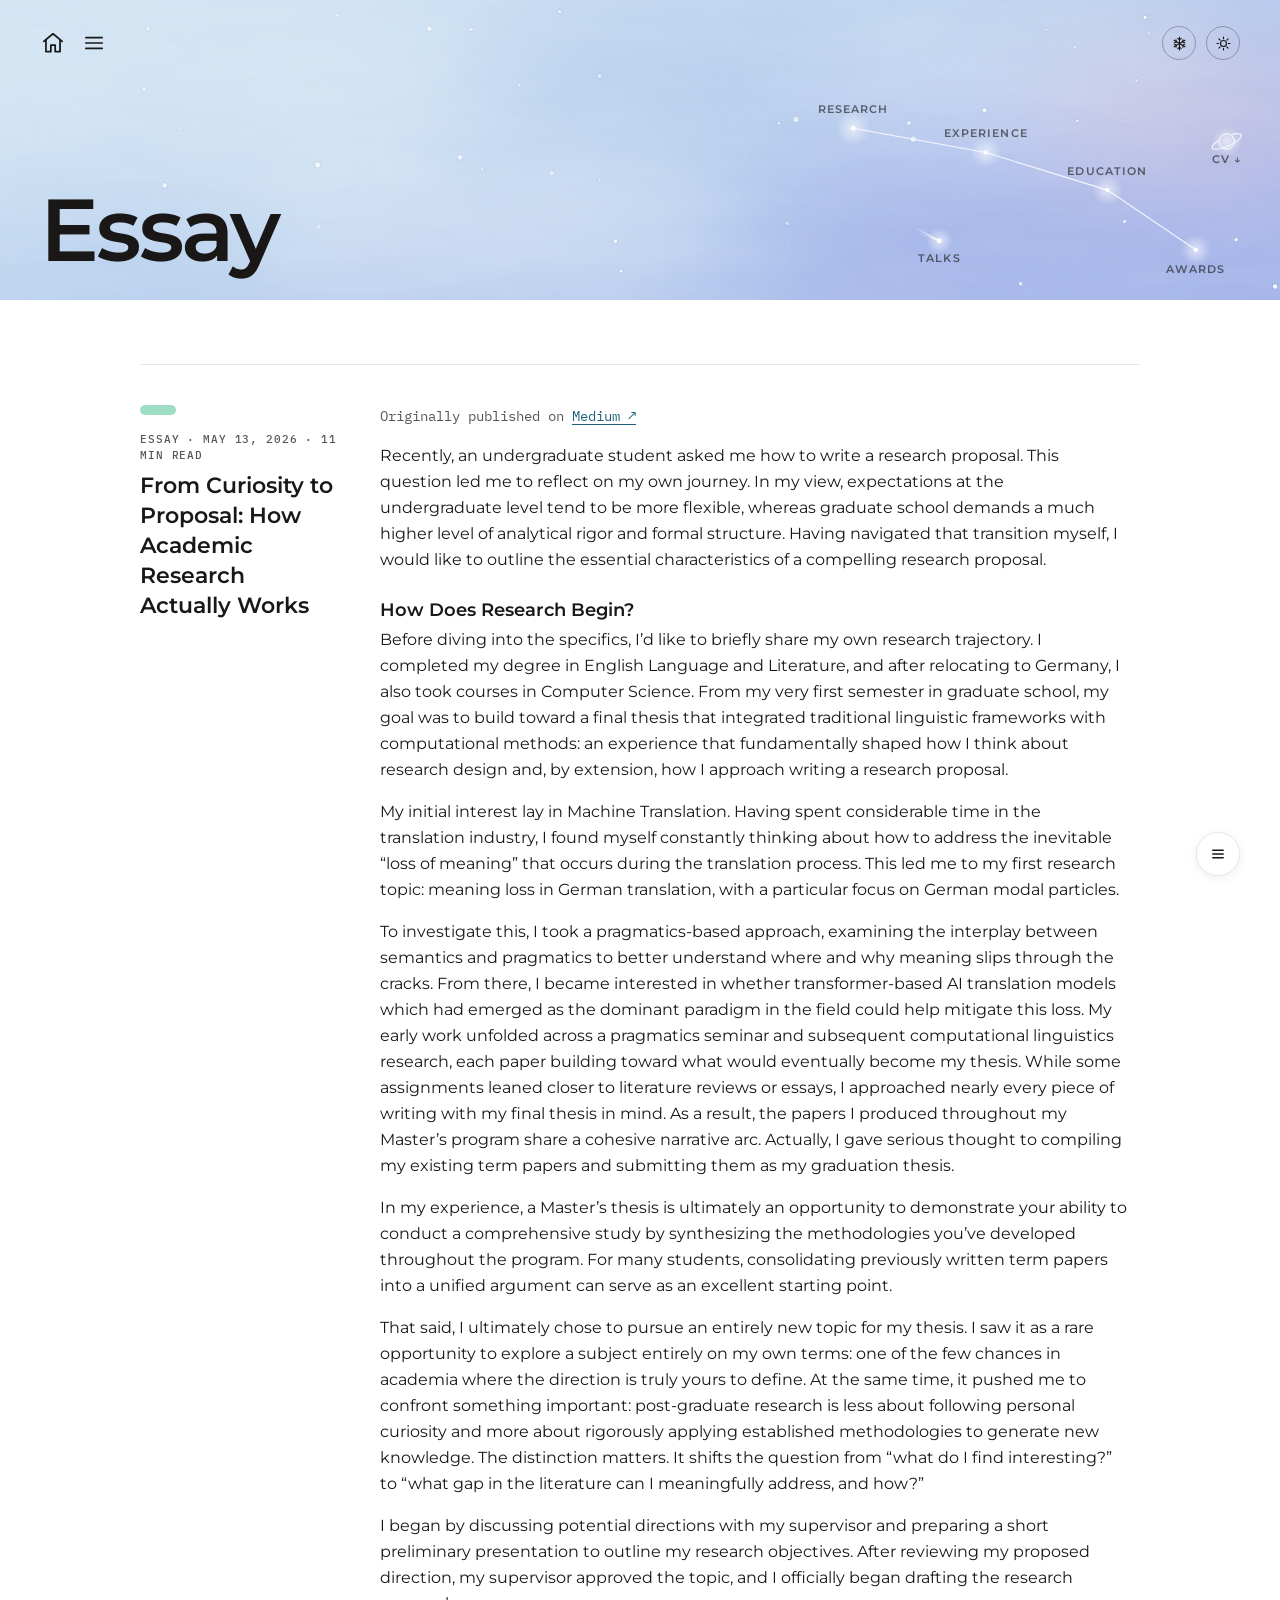
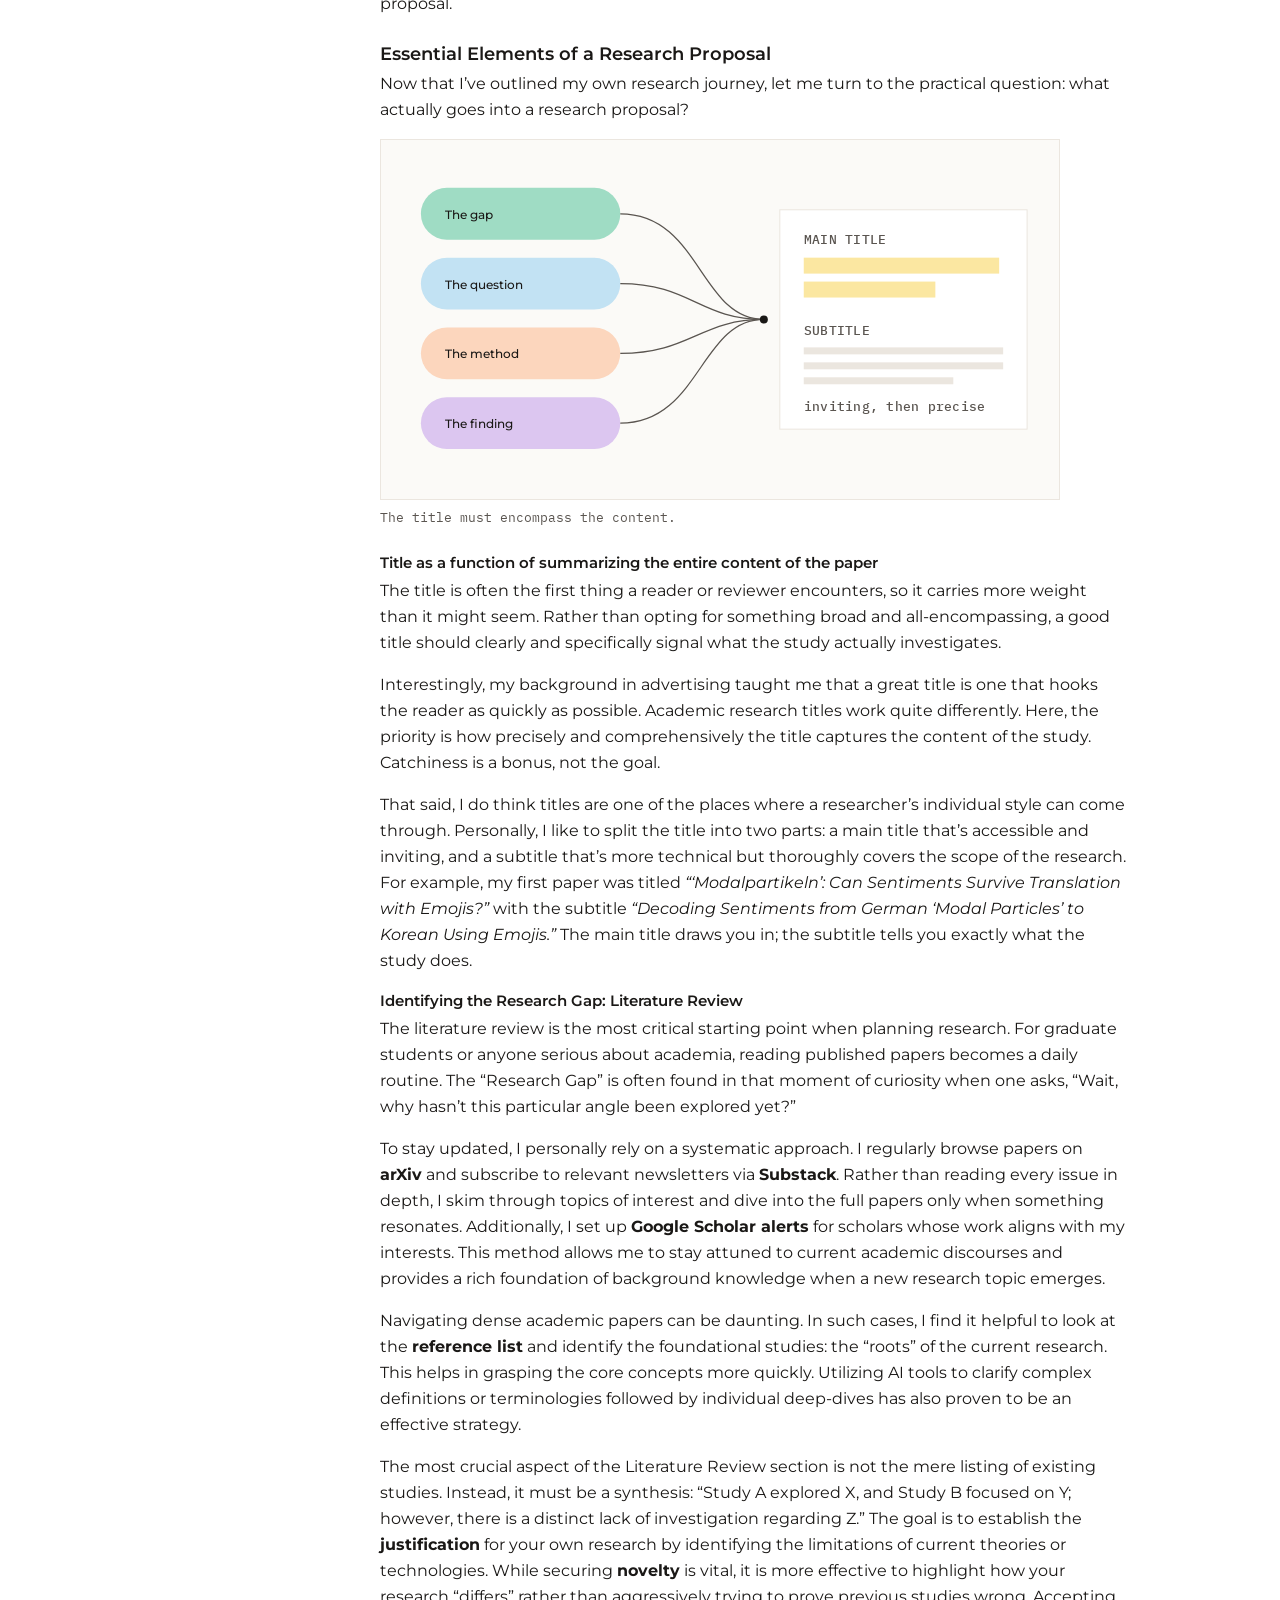
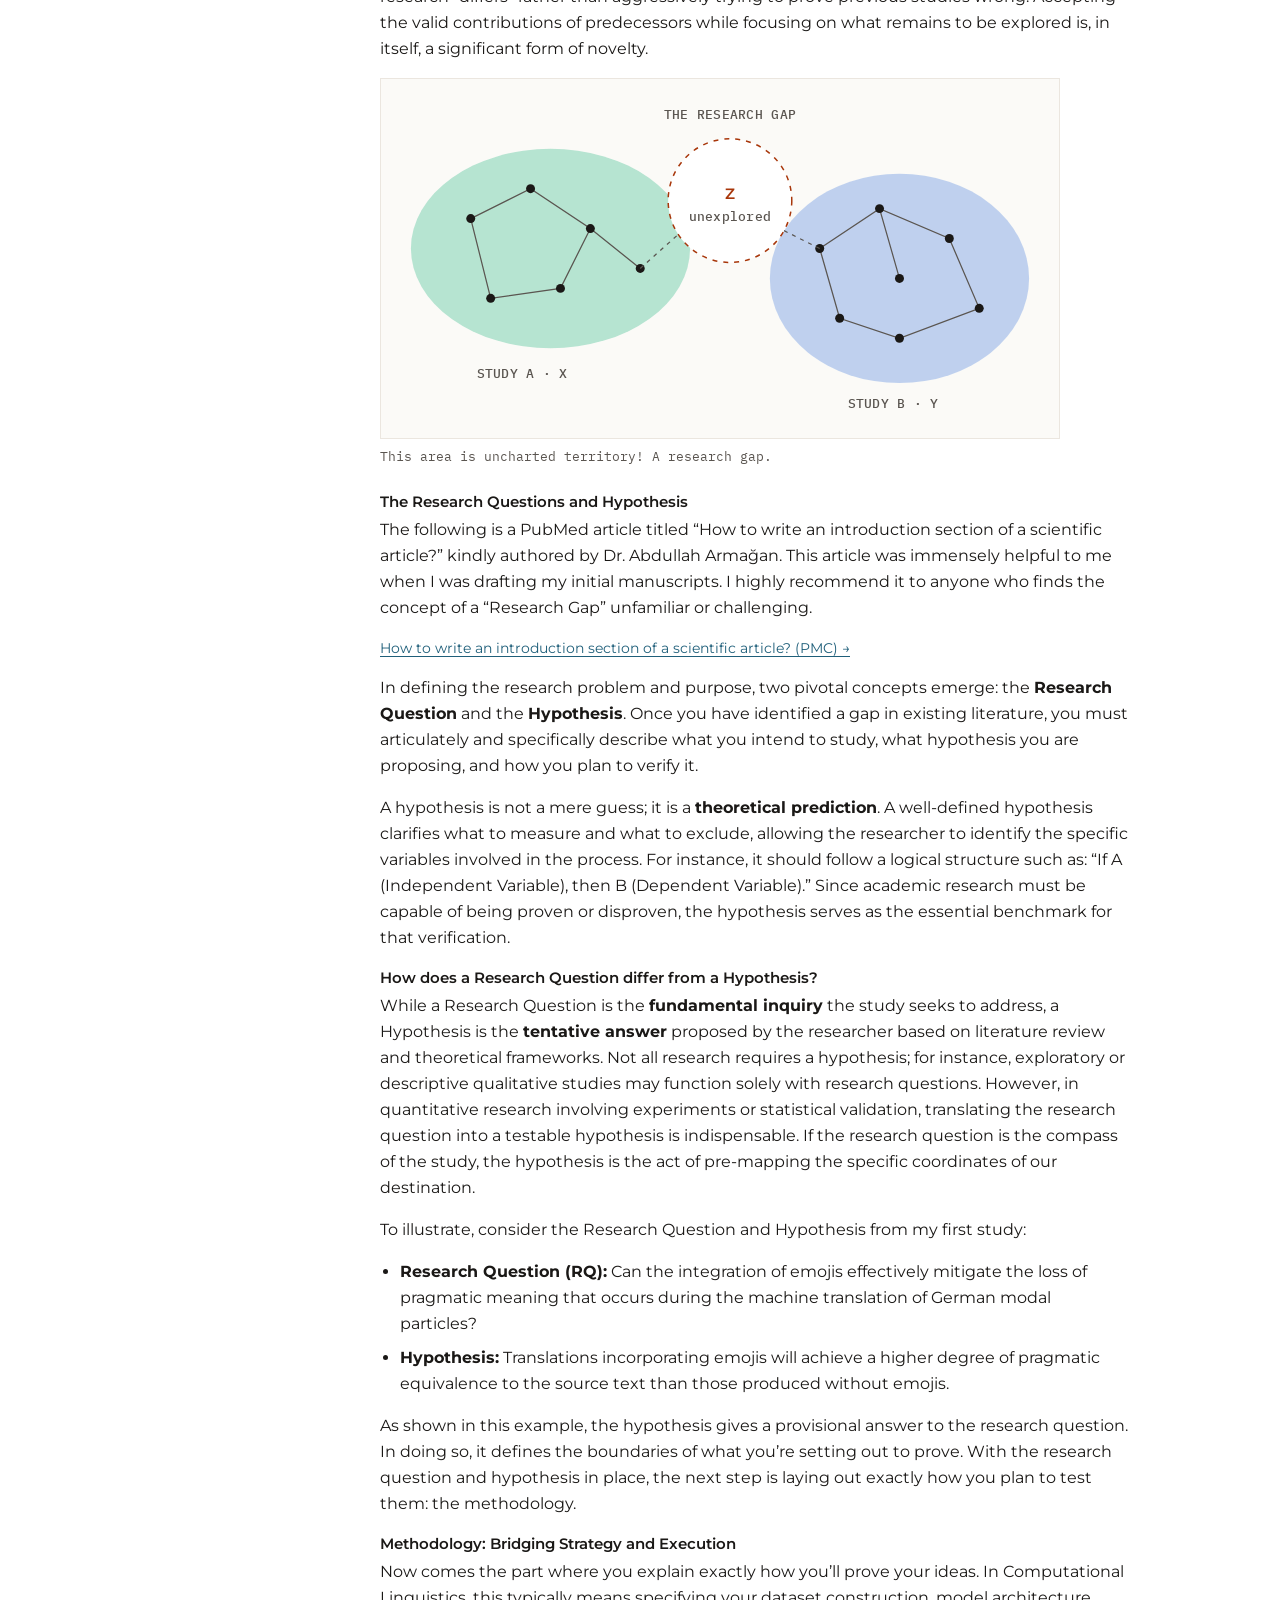
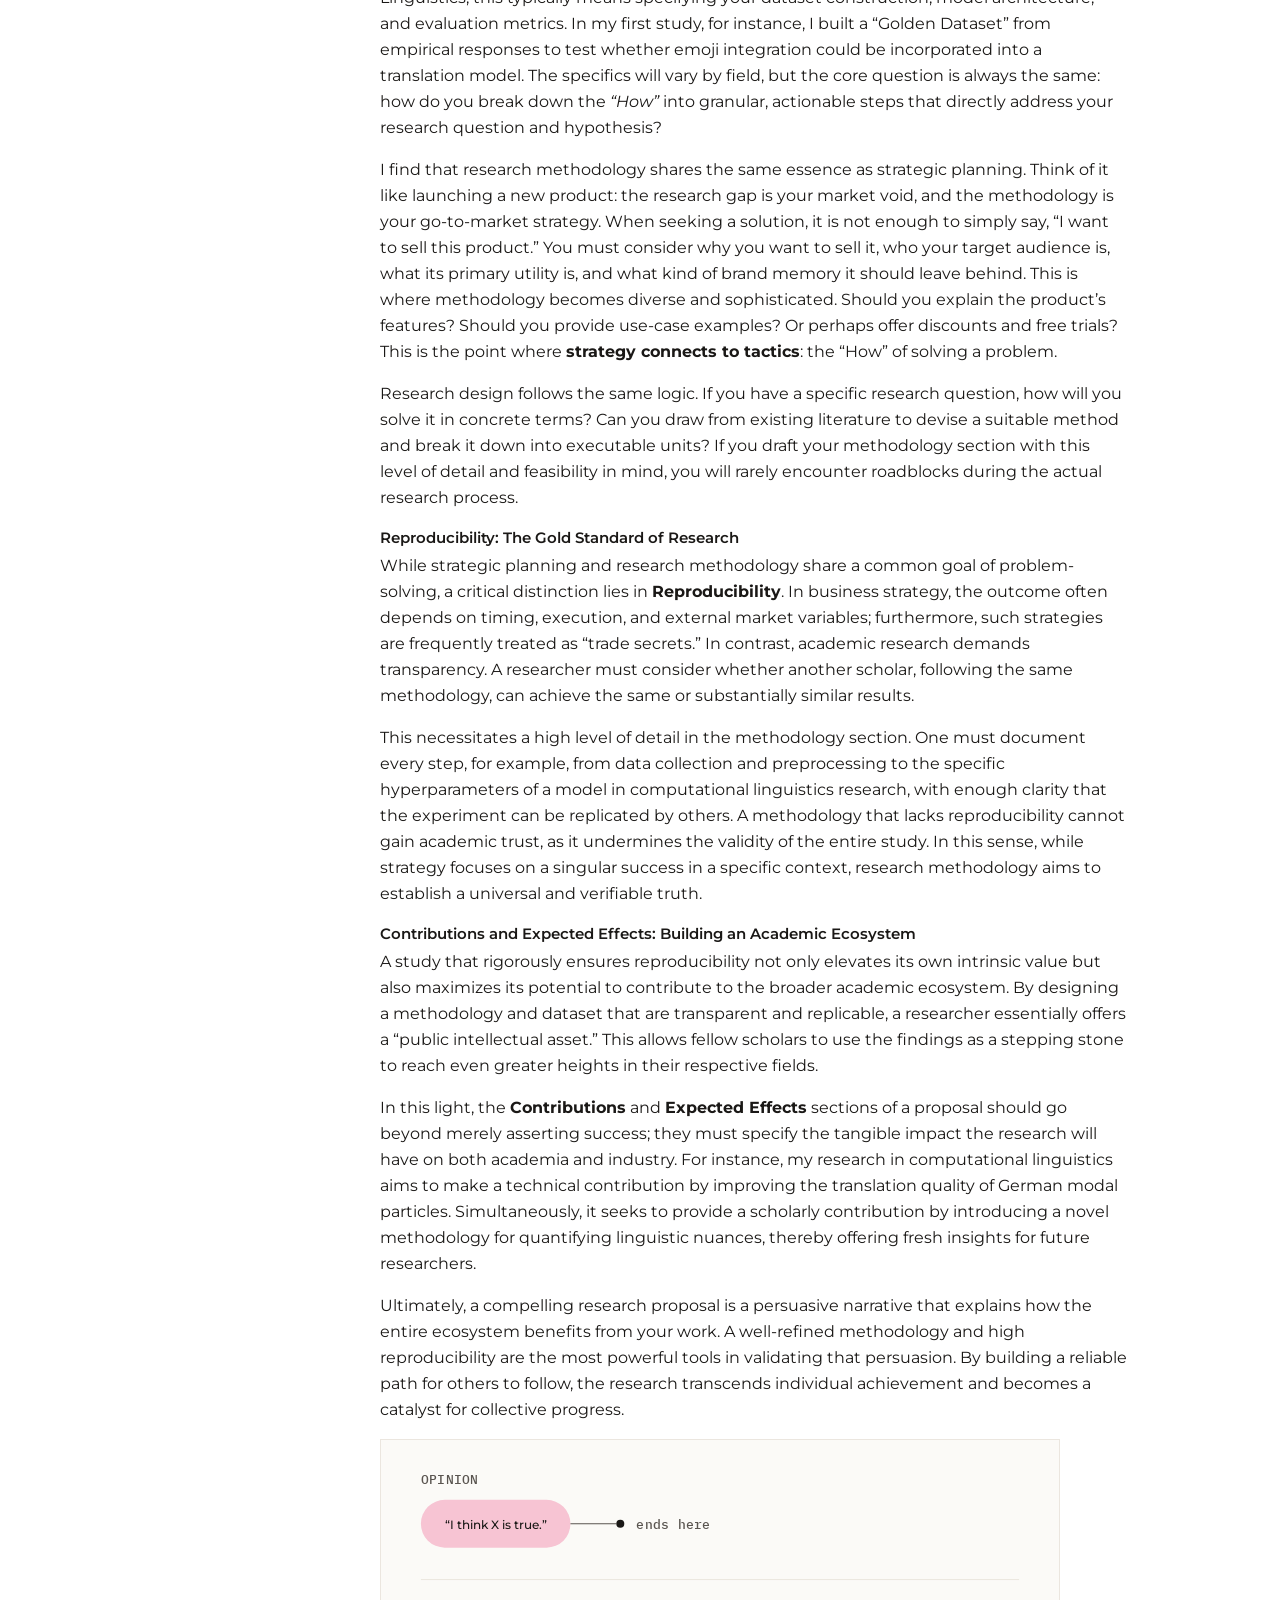
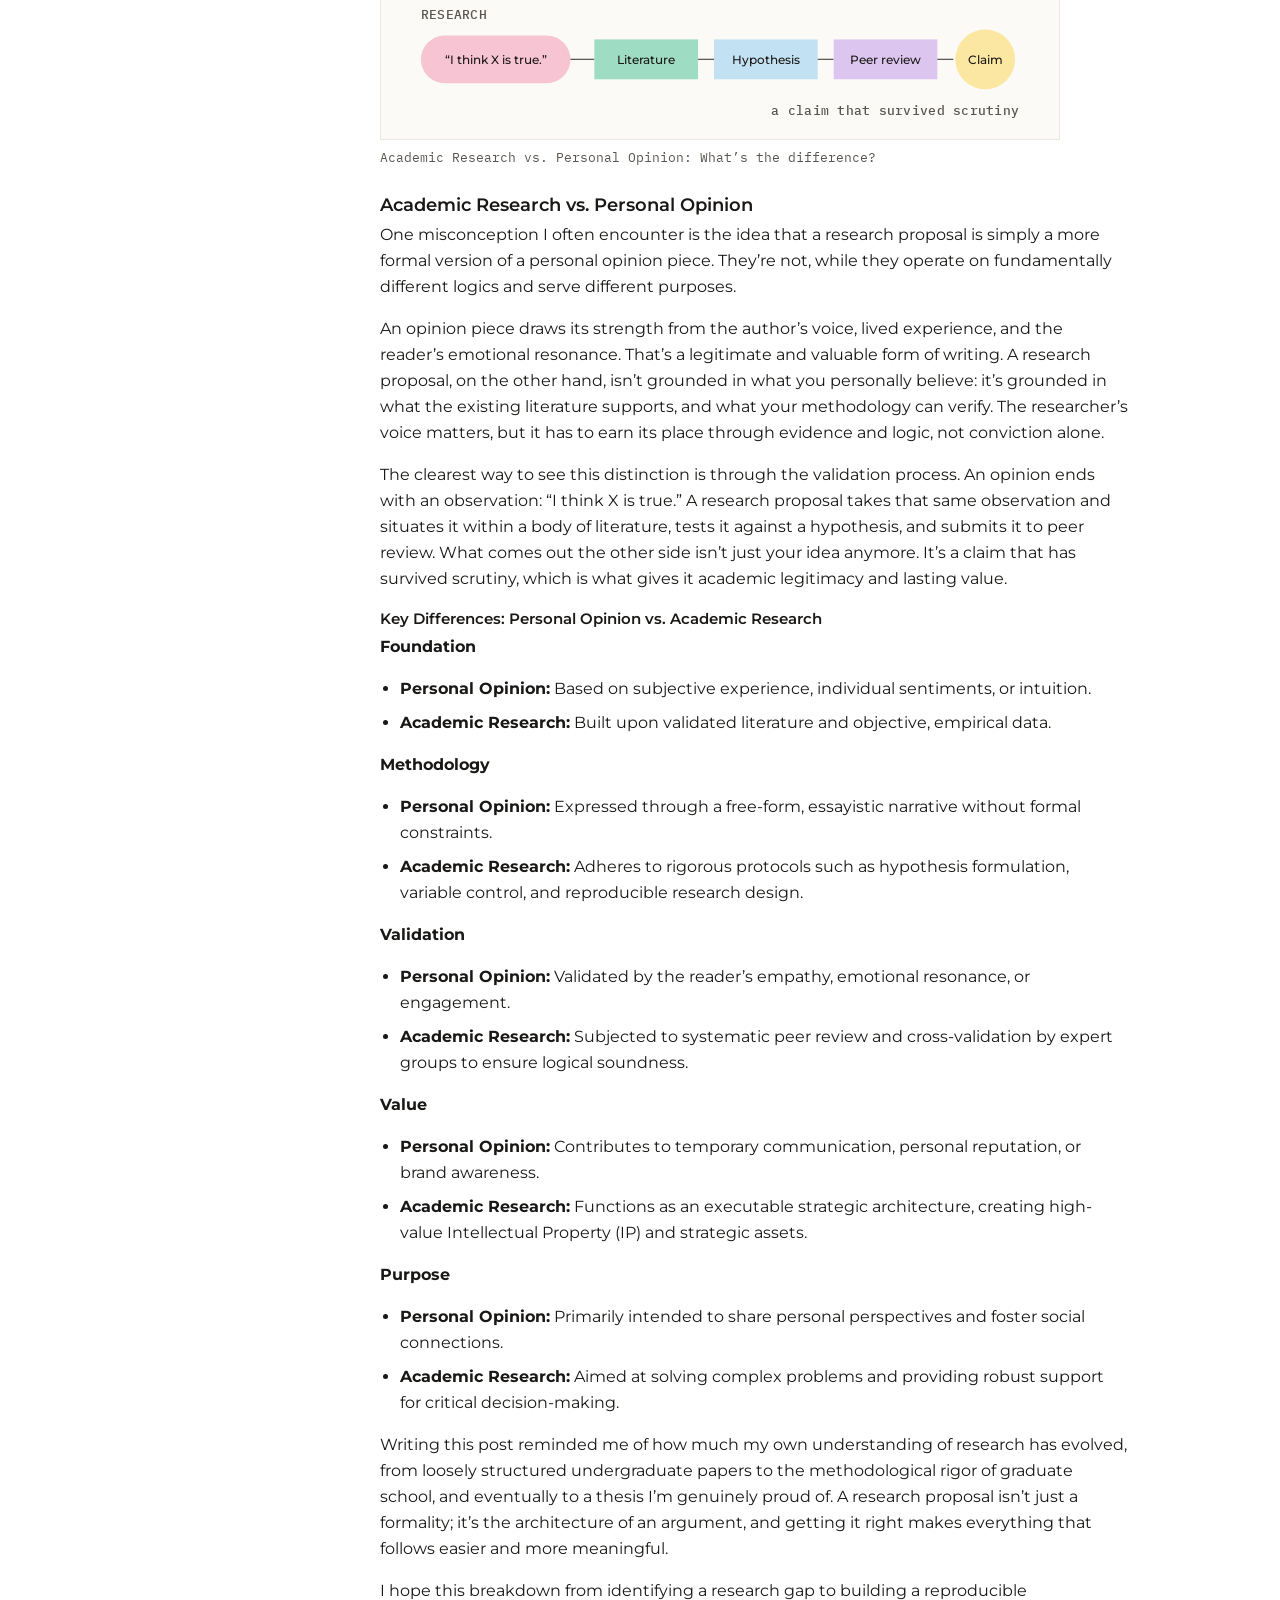
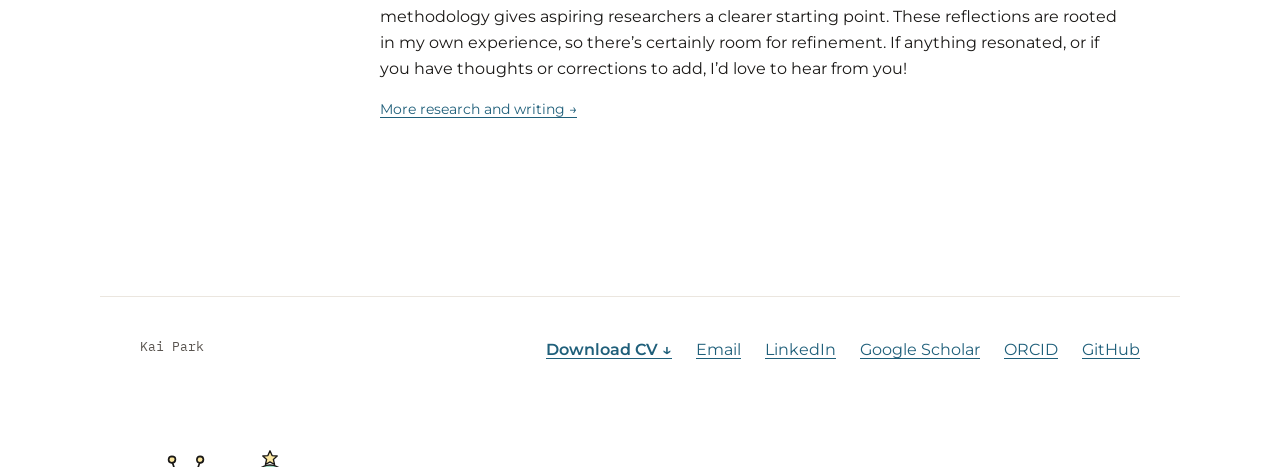
<file: from-curiosity-to-proposal.html>
<!doctype html>
<html lang="en">
<head>
  <meta charset="utf-8">
  <meta name="viewport" content="width=device-width, initial-scale=1">
  <title>From Curiosity to Proposal · Kai Park</title>
  <meta name="description" content="An essay by Kai Park on how academic research actually works: from a first question to a research gap, hypothesis, methodology and a reproducible proposal.">
  <link rel="canonical" href="https://bakeyeon.github.io/from-curiosity-to-proposal.html">
  <meta property="og:type" content="article">
  <meta property="og:title" content="From Curiosity to Proposal: How Academic Research Actually Works">
  <meta property="og:description" content="How a research question becomes a proposal, step by step, for anyone writing their first one.">
  <meta property="og:url" content="https://bakeyeon.github.io/from-curiosity-to-proposal.html">
  <meta property="og:site_name" content="Kai Park">
  <meta name="twitter:card" content="summary">
  <meta name="author" content="Kai Park">
  <link rel="preconnect" href="https://fonts.googleapis.com">
  <link rel="preconnect" href="https://fonts.gstatic.com" crossorigin>
  <link rel="stylesheet" href="https://fonts.googleapis.com/css2?family=Montserrat:wght@400;500;600;700&family=IBM+Plex+Mono:wght@400;500&family=Noto+Sans+KR:wght@400;500&display=swap">
  <link rel="icon" href="assets/favicon.svg" type="image/svg+xml">
  <link rel="stylesheet" href="assets/styles.css?v=59">
  <style>
    .essay h3 { margin-top: var(--space-24); }
    .essay ul { margin: 0 0 var(--space-16); padding-left: 1.25em; max-width: 68ch; }
    .essay li { margin-bottom: var(--space-8); }
    .essay h4 { margin: var(--space-16) 0 var(--space-4); font-size: 15px; line-height: 22px; font-weight: 600; }
    .essay .art { width: 100%; height: auto; display: block; border: 1px solid var(--line); background: var(--sky-bg); }
    .art .t { font: 500 13px var(--font-mono); fill: var(--ink-muted); letter-spacing: .02em; }
    .art .h { font: 600 15px var(--font-sans); fill: var(--ink); }
    .art .s { font: 500 12px var(--font-sans); fill: var(--ink); }
    .art .ln { stroke: var(--ink-muted); stroke-width: 1.25; fill: none; }
    .art .ln-d { stroke: var(--ink-muted); stroke-width: 1.25; fill: none; stroke-dasharray: 4 5; }
    .art .card { fill: var(--surface); stroke: var(--line); }
    .art .ink { fill: var(--ink); }
    .art .star { fill: var(--ink); }
  </style>
</head>
<body>
  <header class="bar">
    <a class="mark" href="index.html" aria-label="Kai Park, home">
      <svg width="26" height="26" viewBox="0 0 24 24" aria-hidden="true"><path d="M3.5 10.5 12 3.5l8.5 7"/><path d="M5.5 9v11h4.5v-6h4v6h4.5V9"/></svg>
    </a>
    <button class="theme-btn" type="button" aria-label="Toggle light and dark theme"><svg class="i-sun" viewBox="0 0 24 24" aria-hidden="true"><circle cx="12" cy="12" r="4.2"/><path d="M12 2.8v2.4M12 18.8v2.4M2.8 12h2.4M18.8 12h2.4M5.5 5.5l1.7 1.7M16.8 16.8l1.7 1.7M5.5 18.5l1.7-1.7M16.8 7.2l1.7-1.7"/></svg><svg class="i-moon" viewBox="0 0 24 24" aria-hidden="true"><path d="M20 14.6A8.2 8.2 0 1 1 9.4 4a6.6 6.6 0 0 0 10.6 10.6z"/></svg>
    </button>
  </header>

  <section class="page-head">
    <div class="sky"></div>
    <nav class="mini-nav" aria-label="Sections"><svg viewBox="0 0 380 200" data-current="none"></svg></nav>
    <h1 class="title">Essay</h1>
  </section>

  <main class="content">
    <section class="section essay" aria-labelledby="h-essay">
      <header><span class="sw" style="background:var(--field-mint)"></span><span class="label">Essay · May 13, 2026 · 11 min read</span><h2 id="h-essay">From Curiosity to Proposal: How Academic Research Actually Works</h2></header>
      <div class="body">
        <p class="links-row gloss">Originally published on <a href="https://medium.com/@kaiwritesornot/from-curiosity-to-proposal-how-academic-research-actually-works-c314f835b751">Medium ↗</a></p>

        <p>Recently, an undergraduate student asked me how to write a research proposal. This question led me to reflect on my own journey. In my view, expectations at the undergraduate level tend to be more flexible, whereas graduate school demands a much higher level of analytical rigor and formal structure. Having navigated that transition myself, I would like to outline the essential characteristics of a compelling research proposal.</p>

        <h3>How Does Research Begin?</h3>
        <p>Before diving into the specifics, I’d like to briefly share my own research trajectory. I completed my degree in English Language and Literature, and after relocating to Germany, I also took courses in Computer Science. From my very first semester in graduate school, my goal was to build toward a final thesis that integrated traditional linguistic frameworks with computational methods: an experience that fundamentally shaped how I think about research design and, by extension, how I approach writing a research proposal.</p>
        <p>My initial interest lay in Machine Translation. Having spent considerable time in the translation industry, I found myself constantly thinking about how to address the inevitable “loss of meaning” that occurs during the translation process. This led me to my first research topic: meaning loss in German translation, with a particular focus on German modal particles.</p>
        <p>To investigate this, I took a pragmatics-based approach, examining the interplay between semantics and pragmatics to better understand where and why meaning slips through the cracks. From there, I became interested in whether transformer-based AI translation models which had emerged as the dominant paradigm in the field could help mitigate this loss. My early work unfolded across a pragmatics seminar and subsequent computational linguistics research, each paper building toward what would eventually become my thesis. While some assignments leaned closer to literature reviews or essays, I approached nearly every piece of writing with my final thesis in mind. As a result, the papers I produced throughout my Master’s program share a cohesive narrative arc. Actually, I gave serious thought to compiling my existing term papers and submitting them as my graduation thesis.</p>
        <p>In my experience, a Master’s thesis is ultimately an opportunity to demonstrate your ability to conduct a comprehensive study by synthesizing the methodologies you’ve developed throughout the program. For many students, consolidating previously written term papers into a unified argument can serve as an excellent starting point.</p>
        <p>That said, I ultimately chose to pursue an entirely new topic for my thesis. I saw it as a rare opportunity to explore a subject entirely on my own terms: one of the few chances in academia where the direction is truly yours to define. At the same time, it pushed me to confront something important: post-graduate research is less about following personal curiosity and more about rigorously applying established methodologies to generate new knowledge. The distinction matters. It shifts the question from “what do I find interesting?” to “what gap in the literature can I meaningfully address, and how?”</p>
        <p>I began by discussing potential directions with my supervisor and preparing a short preliminary presentation to outline my research objectives. After reviewing my proposed direction, my supervisor approved the topic, and I officially began drafting the research proposal.</p>

        <h3>Essential Elements of a Research Proposal</h3>
        <p>Now that I’ve outlined my own research journey, let me turn to the practical question: what actually goes into a research proposal?</p>

        <figure class="fig"><svg class="art" viewBox="0 0 680 360" role="img" aria-labelledby="art1-t"><title id="art1-t">Four parts of a study, the gap, the question, the method and the finding, all flow into one title card: a short inviting main title and a precise subtitle.</title>
  <g>
    <rect x="40" y="48" width="200" height="52" rx="26" fill="var(--field-mint)"/><text class="s" x="64" y="79">The gap</text>
    <rect x="40" y="118" width="200" height="52" rx="26" fill="var(--field-sky)"/><text class="s" x="64" y="149">The question</text>
    <rect x="40" y="188" width="200" height="52" rx="26" fill="var(--field-peach)"/><text class="s" x="64" y="219">The method</text>
    <rect x="40" y="258" width="200" height="52" rx="26" fill="var(--field-lilac)"/><text class="s" x="64" y="289">The finding</text>
  </g>
  <path class="ln" d="M240 74 C 320 74, 320 180, 384 180"/>
  <path class="ln" d="M240 144 C 310 144, 320 180, 384 180"/>
  <path class="ln" d="M240 214 C 310 214, 320 180, 384 180"/>
  <path class="ln" d="M240 284 C 320 284, 320 180, 384 180"/>
  <circle class="star" cx="384" cy="180" r="4"/>
  <rect class="card" x="400" y="70" width="248" height="220"/>
  <text class="t" x="424" y="104">MAIN TITLE</text>
  <rect x="424" y="118" width="196" height="16" fill="var(--field-yellow)"/>
  <rect x="424" y="142" width="132" height="16" fill="var(--field-yellow)"/>
  <text class="t" x="424" y="196">SUBTITLE</text>
  <rect x="424" y="208" width="200" height="7" fill="var(--line)"/>
  <rect x="424" y="223" width="200" height="7" fill="var(--line)"/>
  <rect x="424" y="238" width="150" height="7" fill="var(--line)"/>
  <text class="t" x="424" y="272">inviting, then precise</text>
</svg><figcaption class="gloss">The title must encompass the content.</figcaption></figure>

        <h4>Title as a function of summarizing the entire content of the paper</h4>
        <p>The title is often the first thing a reader or reviewer encounters, so it carries more weight than it might seem. Rather than opting for something broad and all-encompassing, a good title should clearly and specifically signal what the study actually investigates.</p>
        <p>Interestingly, my background in advertising taught me that a great title is one that hooks the reader as quickly as possible. Academic research titles work quite differently. Here, the priority is how precisely and comprehensively the title captures the content of the study. Catchiness is a bonus, not the goal.</p>
        <p>That said, I do think titles are one of the places where a researcher’s individual style can come through. Personally, I like to split the title into two parts: a main title that’s accessible and inviting, and a subtitle that’s more technical but thoroughly covers the scope of the research. For example, my first paper was titled <i>“‘Modalpartikeln’: Can Sentiments Survive Translation with Emojis?”</i> with the subtitle <i>“Decoding Sentiments from German ‘Modal Particles’ to Korean Using Emojis.”</i> The main title draws you in; the subtitle tells you exactly what the study does.</p>

        <h4>Identifying the Research Gap: Literature Review</h4>
        <p>The literature review is the most critical starting point when planning research. For graduate students or anyone serious about academia, reading published papers becomes a daily routine. The “Research Gap” is often found in that moment of curiosity when one asks, “Wait, why hasn’t this particular angle been explored yet?”</p>
        <p>To stay updated, I personally rely on a systematic approach. I regularly browse papers on <b>arXiv</b> and subscribe to relevant newsletters via <b>Substack</b>. Rather than reading every issue in depth, I skim through topics of interest and dive into the full papers only when something resonates. Additionally, I set up <b>Google Scholar alerts</b> for scholars whose work aligns with my interests. This method allows me to stay attuned to current academic discourses and provides a rich foundation of background knowledge when a new research topic emerges.</p>
        <p>Navigating dense academic papers can be daunting. In such cases, I find it helpful to look at the <b>reference list</b> and identify the foundational studies: the “roots” of the current research. This helps in grasping the core concepts more quickly. Utilizing AI tools to clarify complex definitions or terminologies followed by individual deep-dives has also proven to be an effective strategy.</p>
        <p>The most crucial aspect of the Literature Review section is not the mere listing of existing studies. Instead, it must be a synthesis: “Study A explored X, and Study B focused on Y; however, there is a distinct lack of investigation regarding Z.” The goal is to establish the <b>justification</b> for your own research by identifying the limitations of current theories or technologies. While securing <b>novelty</b> is vital, it is more effective to highlight how your research “differs” rather than aggressively trying to prove previous studies wrong. Accepting the valid contributions of predecessors while focusing on what remains to be explored is, in itself, a significant form of novelty.</p>

        <figure class="fig"><svg class="art" viewBox="0 0 680 360" role="img" aria-labelledby="art2-t"><title id="art2-t">Published studies drawn as stars in two lit fields, Study A on X and Study B on Y, and between them a dashed circle around an empty patch marked Z, the research gap.</title>
  <ellipse cx="170" cy="170" rx="140" ry="100" fill="var(--field-mint)" opacity=".75"/>
  <ellipse cx="520" cy="200" rx="130" ry="105" fill="var(--field-blue)" opacity=".55"/>
  <path class="ln" d="M90 140 L150 110 L210 150 L180 210 L110 220 Z M210 150 L260 190"/>
  <path class="ln" d="M440 170 L500 130 L570 160 L600 230 L520 260 L460 240 Z M500 130 L520 200"/>
  <g class="star">
    <circle cx="90" cy="140" r="4.5"/><circle cx="150" cy="110" r="4.5"/><circle cx="210" cy="150" r="4.5"/><circle cx="180" cy="210" r="4.5"/><circle cx="110" cy="220" r="4.5"/><circle cx="260" cy="190" r="4.5"/>
    <circle cx="440" cy="170" r="4.5"/><circle cx="500" cy="130" r="4.5"/><circle cx="570" cy="160" r="4.5"/><circle cx="600" cy="230" r="4.5"/><circle cx="520" cy="260" r="4.5"/><circle cx="460" cy="240" r="4.5"/><circle cx="520" cy="200" r="4.5"/>
  </g>
  <text class="t" x="96" y="300">STUDY A · X</text>
  <text class="t" x="468" y="330">STUDY B · Y</text>
  <circle cx="350" cy="122" r="62" fill="var(--surface)" stroke="var(--signal)" stroke-width="1.5" stroke-dasharray="5 6"/>
  <text class="h" x="350" y="120" text-anchor="middle" style="fill:var(--signal)">Z</text>
  <text class="t" x="350" y="142" text-anchor="middle">unexplored</text>
  <path class="ln-d" d="M260 190 L298 156"/><path class="ln-d" d="M440 170 L404 152"/>
  <text class="t" x="350" y="40" text-anchor="middle">THE RESEARCH GAP</text>
</svg><figcaption class="gloss">This area is uncharted territory! A research gap.</figcaption></figure>

        <h4>The Research Questions and Hypothesis</h4>
        <p>The following is a PubMed article titled “How to write an introduction section of a scientific article?” kindly authored by Dr. Abdullah Armağan. This article was immensely helpful to me when I was drafting my initial manuscripts. I highly recommend it to anyone who finds the concept of a “Research Gap” unfamiliar or challenging.</p>
        <p class="links-row"><a href="https://pmc.ncbi.nlm.nih.gov/articles/PMC4548565/">How to write an introduction section of a scientific article? (PMC) →</a></p>
        <p>In defining the research problem and purpose, two pivotal concepts emerge: the <b>Research Question</b> and the <b>Hypothesis</b>. Once you have identified a gap in existing literature, you must articulately and specifically describe what you intend to study, what hypothesis you are proposing, and how you plan to verify it.</p>
        <p>A hypothesis is not a mere guess; it is a <b>theoretical prediction</b>. A well-defined hypothesis clarifies what to measure and what to exclude, allowing the researcher to identify the specific variables involved in the process. For instance, it should follow a logical structure such as: “If A (Independent Variable), then B (Dependent Variable).” Since academic research must be capable of being proven or disproven, the hypothesis serves as the essential benchmark for that verification.</p>

        <h4>How does a Research Question differ from a Hypothesis?</h4>
        <p>While a Research Question is the <b>fundamental inquiry</b> the study seeks to address, a Hypothesis is the <b>tentative answer</b> proposed by the researcher based on literature review and theoretical frameworks. Not all research requires a hypothesis; for instance, exploratory or descriptive qualitative studies may function solely with research questions. However, in quantitative research involving experiments or statistical validation, translating the research question into a testable hypothesis is indispensable. If the research question is the compass of the study, the hypothesis is the act of pre-mapping the specific coordinates of our destination.</p>
        <p>To illustrate, consider the Research Question and Hypothesis from my first study:</p>
        <ul>
          <li><b>Research Question (RQ):</b> Can the integration of emojis effectively mitigate the loss of pragmatic meaning that occurs during the machine translation of German modal particles?</li>
          <li><b>Hypothesis:</b> Translations incorporating emojis will achieve a higher degree of pragmatic equivalence to the source text than those produced without emojis.</li>
        </ul>
        <p>As shown in this example, the hypothesis gives a provisional answer to the research question. In doing so, it defines the boundaries of what you’re setting out to prove. With the research question and hypothesis in place, the next step is laying out exactly how you plan to test them: the methodology.</p>

        <h4>Methodology: Bridging Strategy and Execution</h4>
        <p>Now comes the part where you explain exactly how you’ll prove your ideas. In Computational Linguistics, this typically means specifying your dataset construction, model architecture, and evaluation metrics. In my first study, for instance, I built a “Golden Dataset” from empirical responses to test whether emoji integration could be incorporated into a translation model. The specifics will vary by field, but the core question is always the same: how do you break down the <i>“How”</i> into granular, actionable steps that directly address your research question and hypothesis?</p>
        <p>I find that research methodology shares the same essence as strategic planning. Think of it like launching a new product: the research gap is your market void, and the methodology is your go-to-market strategy. When seeking a solution, it is not enough to simply say, “I want to sell this product.” You must consider why you want to sell it, who your target audience is, what its primary utility is, and what kind of brand memory it should leave behind. This is where methodology becomes diverse and sophisticated. Should you explain the product’s features? Should you provide use-case examples? Or perhaps offer discounts and free trials? This is the point where <b>strategy connects to tactics</b>: the “How” of solving a problem.</p>
        <p>Research design follows the same logic. If you have a specific research question, how will you solve it in concrete terms? Can you draw from existing literature to devise a suitable method and break it down into executable units? If you draft your methodology section with this level of detail and feasibility in mind, you will rarely encounter roadblocks during the actual research process.</p>

        <h4>Reproducibility: The Gold Standard of Research</h4>
        <p>While strategic planning and research methodology share a common goal of problem-solving, a critical distinction lies in <b>Reproducibility</b>. In business strategy, the outcome often depends on timing, execution, and external market variables; furthermore, such strategies are frequently treated as “trade secrets.” In contrast, academic research demands transparency. A researcher must consider whether another scholar, following the same methodology, can achieve the same or substantially similar results.</p>
        <p>This necessitates a high level of detail in the methodology section. One must document every step, for example, from data collection and preprocessing to the specific hyperparameters of a model in computational linguistics research, with enough clarity that the experiment can be replicated by others. A methodology that lacks reproducibility cannot gain academic trust, as it undermines the validity of the entire study. In this sense, while strategy focuses on a singular success in a specific context, research methodology aims to establish a universal and verifiable truth.</p>

        <h4>Contributions and Expected Effects: Building an Academic Ecosystem</h4>
        <p>A study that rigorously ensures reproducibility not only elevates its own intrinsic value but also maximizes its potential to contribute to the broader academic ecosystem. By designing a methodology and dataset that are transparent and replicable, a researcher essentially offers a “public intellectual asset.” This allows fellow scholars to use the findings as a stepping stone to reach even greater heights in their respective fields.</p>
        <p>In this light, the <b>Contributions</b> and <b>Expected Effects</b> sections of a proposal should go beyond merely asserting success; they must specify the tangible impact the research will have on both academia and industry. For instance, my research in computational linguistics aims to make a technical contribution by improving the translation quality of German modal particles. Simultaneously, it seeks to provide a scholarly contribution by introducing a novel methodology for quantifying linguistic nuances, thereby offering fresh insights for future researchers.</p>
        <p>Ultimately, a compelling research proposal is a persuasive narrative that explains how the entire ecosystem benefits from your work. A well-refined methodology and high reproducibility are the most powerful tools in validating that persuasion. By building a reliable path for others to follow, the research transcends individual achievement and becomes a catalyst for collective progress.</p>

        <figure class="fig"><svg class="art" viewBox="0 0 680 300" role="img" aria-labelledby="art3-t"><title id="art3-t">Two paths from the same thought, I think X is true. The opinion path stops there. The research path goes on through the literature, a hypothesis and peer review, and ends in a claim that has survived scrutiny.</title>
  <text class="t" x="40" y="44">OPINION</text>
  <rect x="40" y="60" width="150" height="48" rx="24" fill="var(--field-pink)"/><text class="s" x="115" y="89" text-anchor="middle">“I think X is true.”</text>
  <path class="ln" d="M190 84 L236 84"/><circle class="star" cx="240" cy="84" r="4"/>
  <text class="t" x="256" y="89">ends here</text>
  <path d="M40 140 L640 140" stroke="var(--line)"/>
  <text class="t" x="40" y="180">RESEARCH</text>
  <rect x="40" y="196" width="150" height="48" rx="24" fill="var(--field-pink)"/><text class="s" x="115" y="225" text-anchor="middle">“I think X is true.”</text>
  <path class="ln" d="M190 220 L214 220"/>
  <rect x="214" y="200" width="104" height="40" fill="var(--field-mint)"/><text class="s" x="266" y="225" text-anchor="middle">Literature</text>
  <path class="ln" d="M318 220 L334 220"/>
  <rect x="334" y="200" width="104" height="40" fill="var(--field-sky)"/><text class="s" x="386" y="225" text-anchor="middle">Hypothesis</text>
  <path class="ln" d="M438 220 L454 220"/>
  <rect x="454" y="200" width="104" height="40" fill="var(--field-lilac)"/><text class="s" x="506" y="225" text-anchor="middle">Peer review</text>
  <path class="ln" d="M558 220 L574 220"/>
  <circle cx="606" cy="220" r="30" fill="var(--field-yellow)"/><text class="s" x="606" y="225" text-anchor="middle">Claim</text>
  <text class="t" x="640" y="276" text-anchor="end">a claim that survived scrutiny</text>
</svg><figcaption class="gloss">Academic Research vs. Personal Opinion: What’s the difference?</figcaption></figure>

        <h3>Academic Research vs. Personal Opinion</h3>
        <p>One misconception I often encounter is the idea that a research proposal is simply a more formal version of a personal opinion piece. They’re not, while they operate on fundamentally different logics and serve different purposes.</p>
        <p>An opinion piece draws its strength from the author’s voice, lived experience, and the reader’s emotional resonance. That’s a legitimate and valuable form of writing. A research proposal, on the other hand, isn’t grounded in what you personally believe: it’s grounded in what the existing literature supports, and what your methodology can verify. The researcher’s voice matters, but it has to earn its place through evidence and logic, not conviction alone.</p>
        <p>The clearest way to see this distinction is through the validation process. An opinion ends with an observation: “I think X is true.” A research proposal takes that same observation and situates it within a body of literature, tests it against a hypothesis, and submits it to peer review. What comes out the other side isn’t just your idea anymore. It’s a claim that has survived scrutiny, which is what gives it academic legitimacy and lasting value.</p>

        <h4>Key Differences: Personal Opinion vs. Academic Research</h4>
        <p><b>Foundation</b></p>
        <ul>
          <li><b>Personal Opinion:</b> Based on subjective experience, individual sentiments, or intuition.</li>
          <li><b>Academic Research:</b> Built upon validated literature and objective, empirical data.</li>
        </ul>
        <p><b>Methodology</b></p>
        <ul>
          <li><b>Personal Opinion:</b> Expressed through a free-form, essayistic narrative without formal constraints.</li>
          <li><b>Academic Research:</b> Adheres to rigorous protocols such as hypothesis formulation, variable control, and reproducible research design.</li>
        </ul>
        <p><b>Validation</b></p>
        <ul>
          <li><b>Personal Opinion:</b> Validated by the reader’s empathy, emotional resonance, or engagement.</li>
          <li><b>Academic Research:</b> Subjected to systematic peer review and cross-validation by expert groups to ensure logical soundness.</li>
        </ul>
        <p><b>Value</b></p>
        <ul>
          <li><b>Personal Opinion:</b> Contributes to temporary communication, personal reputation, or brand awareness.</li>
          <li><b>Academic Research:</b> Functions as an executable strategic architecture, creating high-value Intellectual Property (IP) and strategic assets.</li>
        </ul>
        <p><b>Purpose</b></p>
        <ul>
          <li><b>Personal Opinion:</b> Primarily intended to share personal perspectives and foster social connections.</li>
          <li><b>Academic Research:</b> Aimed at solving complex problems and providing robust support for critical decision-making.</li>
        </ul>

        <p>Writing this post reminded me of how much my own understanding of research has evolved, from loosely structured undergraduate papers to the methodological rigor of graduate school, and eventually to a thesis I’m genuinely proud of. A research proposal isn’t just a formality; it’s the architecture of an argument, and getting it right makes everything that follows easier and more meaningful.</p>
        <p>I hope this breakdown from identifying a research gap to building a reproducible methodology gives aspiring researchers a clearer starting point. These reflections are rooted in my own experience, so there’s certainly room for refinement. If anything resonated, or if you have thoughts or corrections to add, I’d love to hear from you!</p>
        <p class="links-row"><a href="research.html">More research and writing →</a></p>
      </div>
    </section>
  </main>

  <footer class="site">
    <span class="gloss">Kai Park</span>
    <span class="links">
      <a class="cv-foot" href="cv/Kai_Park_CV_public.pdf" download="Kai_Park_CV.pdf">Download CV ↓</a>
      <a href="#email" data-mail="a2FpLmh5ZXllb24ucGFya0BnbWFpbC5jb20=">Email</a>
      <a href="https://www.linkedin.com/in/bakeyeon/">LinkedIn</a>
      <a href="https://scholar.google.com/citations?user=CzCE0C0AAAAJ">Google Scholar</a>
      <a href="https://orcid.org/0000-0002-2854-0127">ORCID</a>
      <a href="https://github.com/bakeyeon">GitHub</a>
    </span>
  </footer>
  <script src="assets/main.js?v=39"></script>
</body>
</html>
</file>
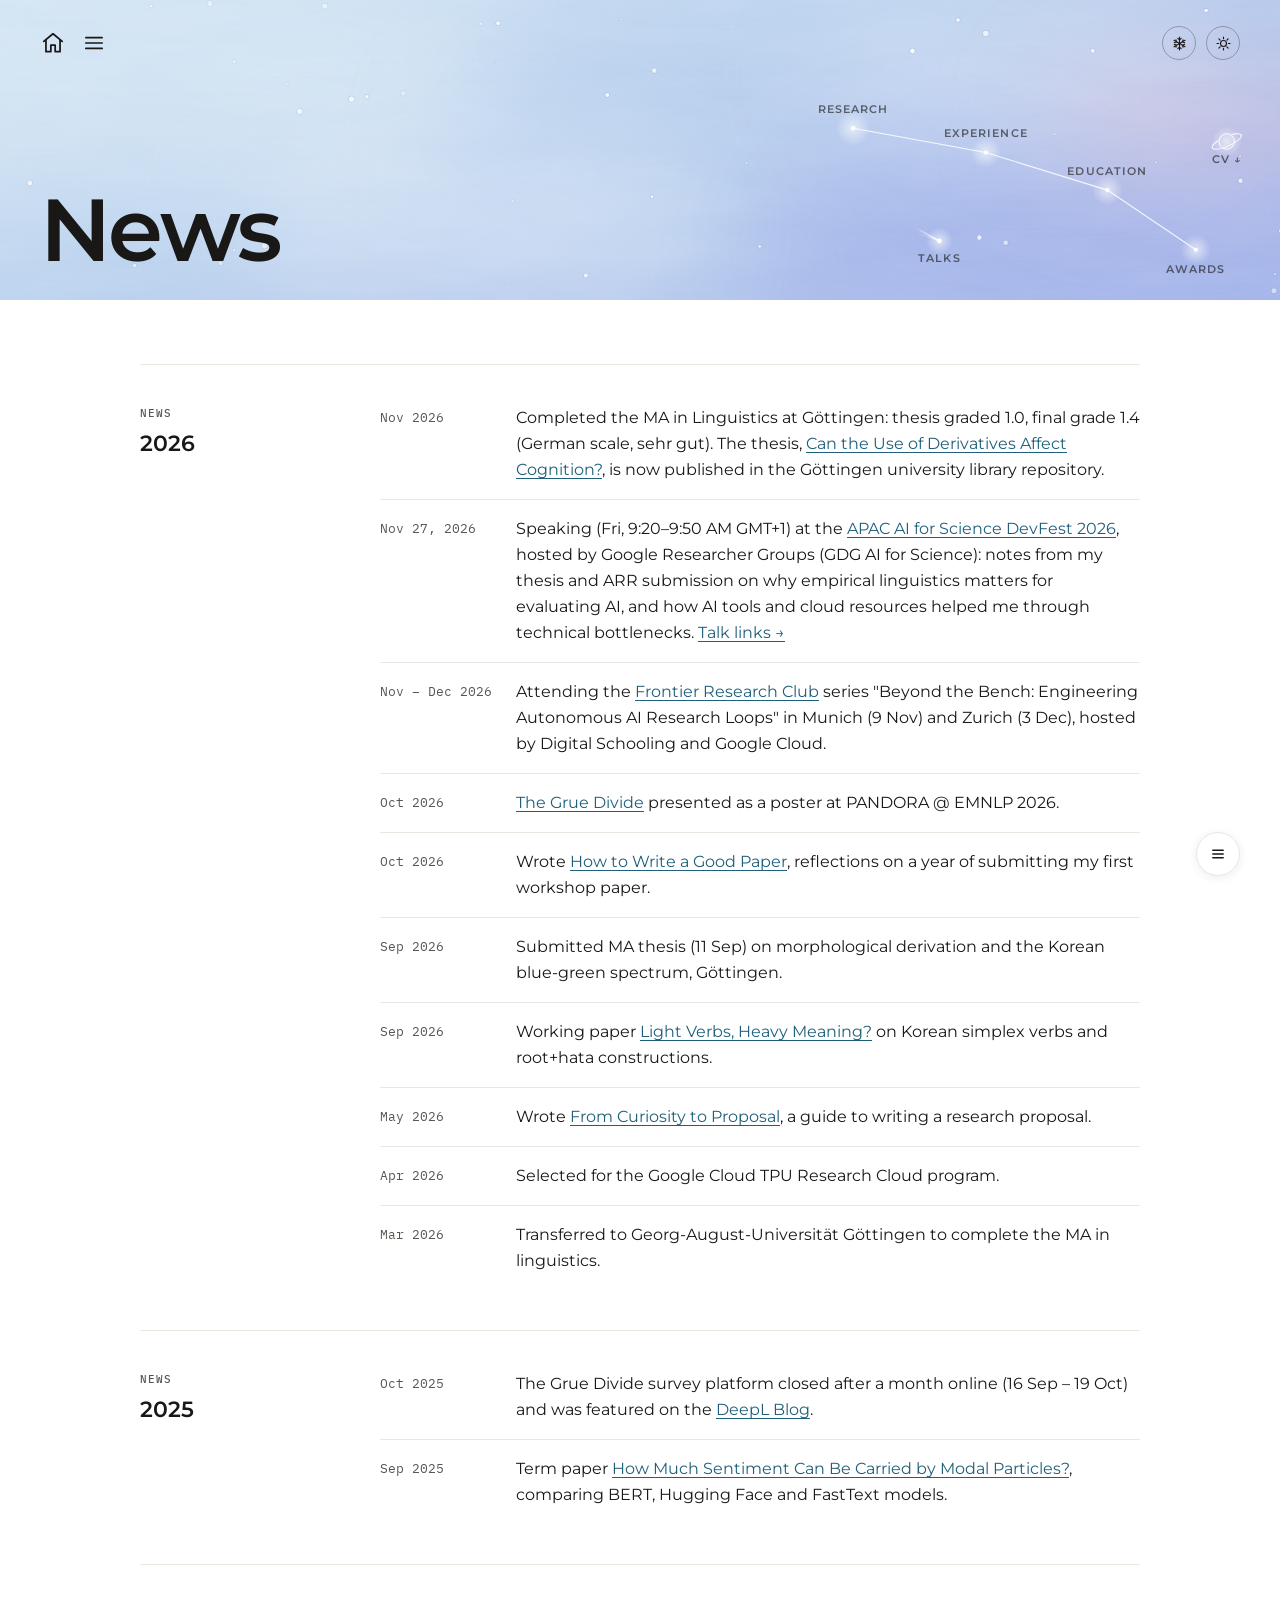
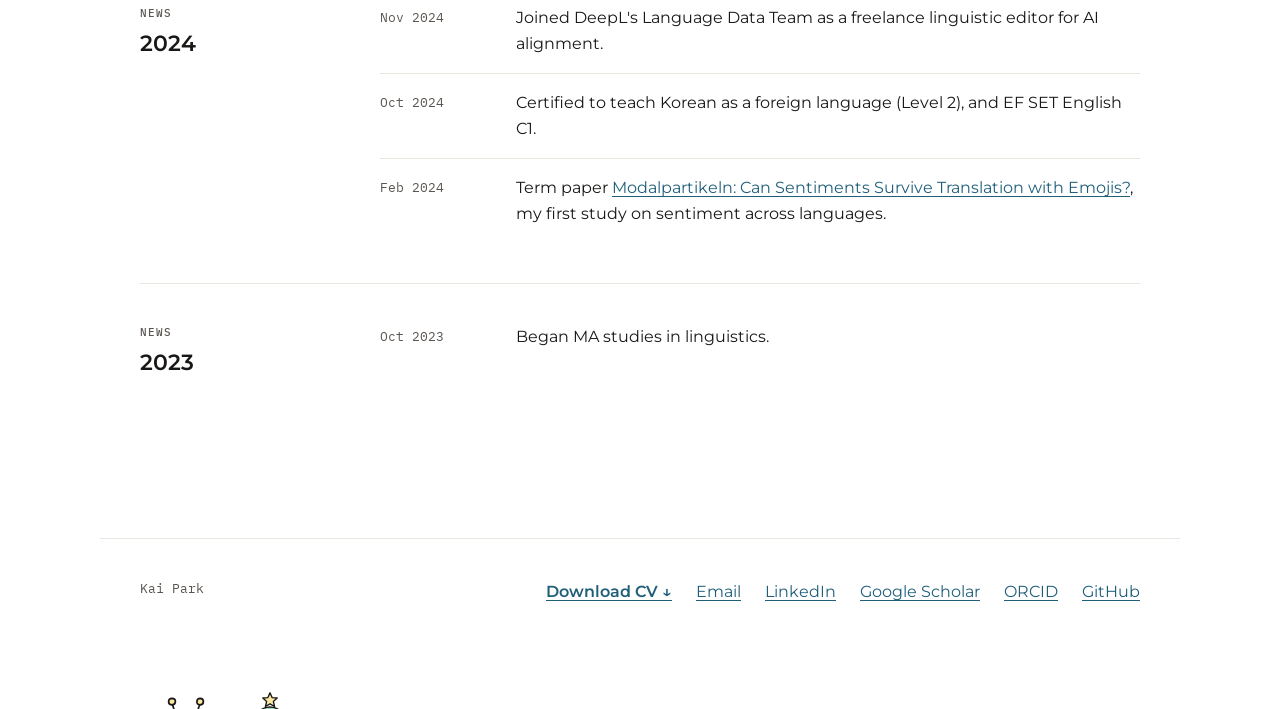
<file: news.html>
<!doctype html>
<html lang="en">
<head>
  <meta charset="utf-8">
  <meta name="viewport" content="width=device-width, initial-scale=1">
  <title>News · Kai Park</title>
  <meta name="description" content="News from Kai (Hyeyeon) Park: papers, talks, writing and milestones.">
  <link rel="canonical" href="https://bakeyeon.github.io/news.html">
  <meta property="og:type" content="website">
  <meta property="og:title" content="News · Kai Park">
  <meta property="og:description" content="News from Kai (Hyeyeon) Park: papers, talks, writing and milestones.">
  <meta property="og:url" content="https://bakeyeon.github.io/news.html">
  <meta property="og:site_name" content="Kai Park">
  <meta name="twitter:card" content="summary">
  <meta name="author" content="Kai Park">
  <link rel="preconnect" href="https://fonts.googleapis.com">
  <link rel="preconnect" href="https://fonts.gstatic.com" crossorigin>
  <link rel="stylesheet" href="https://fonts.googleapis.com/css2?family=Montserrat:wght@400;500;600;700&family=IBM+Plex+Mono:wght@400;500&family=Noto+Sans+KR:wght@400;500&display=swap">
  <link rel="icon" href="assets/favicon.svg" type="image/svg+xml">
  <link rel="stylesheet" href="assets/styles.css?v=59">
</head>
<body>
  <header class="bar">
    <a class="mark" href="index.html" aria-label="Kai Park, home">
      <svg width="26" height="26" viewBox="0 0 24 24" aria-hidden="true"><path d="M3.5 10.5 12 3.5l8.5 7"/><path d="M5.5 9v11h4.5v-6h4v6h4.5V9"/></svg>
    </a>
    <button class="theme-btn" type="button" aria-label="Toggle light and dark theme"><svg class="i-sun" viewBox="0 0 24 24" aria-hidden="true"><circle cx="12" cy="12" r="4.2"/><path d="M12 2.8v2.4M12 18.8v2.4M2.8 12h2.4M18.8 12h2.4M5.5 5.5l1.7 1.7M16.8 16.8l1.7 1.7M5.5 18.5l1.7-1.7M16.8 7.2l1.7-1.7"/></svg><svg class="i-moon" viewBox="0 0 24 24" aria-hidden="true"><path d="M20 14.6A8.2 8.2 0 1 1 9.4 4a6.6 6.6 0 0 0 10.6 10.6z"/></svg>
    </button>
  </header>

  <section class="page-head">
    <div class="sky"></div>
    <nav class="mini-nav" aria-label="Sections"><svg viewBox="0 0 380 200" data-current="none"></svg></nav>
    <h1 class="title">News</h1>
  </section>

  <main class="content">
    <div class="news-archive"></div>
  </main>

  <footer class="site">
    <span class="gloss">Kai Park</span>
    <span class="links">
      <a class="cv-foot" href="cv/Kai_Park_CV_public.pdf" download="Kai_Park_CV.pdf">Download CV ↓</a>
      <a href="#email" data-mail="a2FpLmh5ZXllb24ucGFya0BnbWFpbC5jb20=">Email</a>
      <a href="https://www.linkedin.com/in/bakeyeon/">LinkedIn</a>
      <a href="https://scholar.google.com/citations?user=CzCE0C0AAAAJ">Google Scholar</a>
      <a href="https://orcid.org/0000-0002-2854-0127">ORCID</a>
      <a href="https://github.com/bakeyeon">GitHub</a>
    </span>
  </footer>
  <script src="assets/news.js?v=6"></script>
  <script src="assets/main.js?v=39"></script>
</body>
</html>
</file>
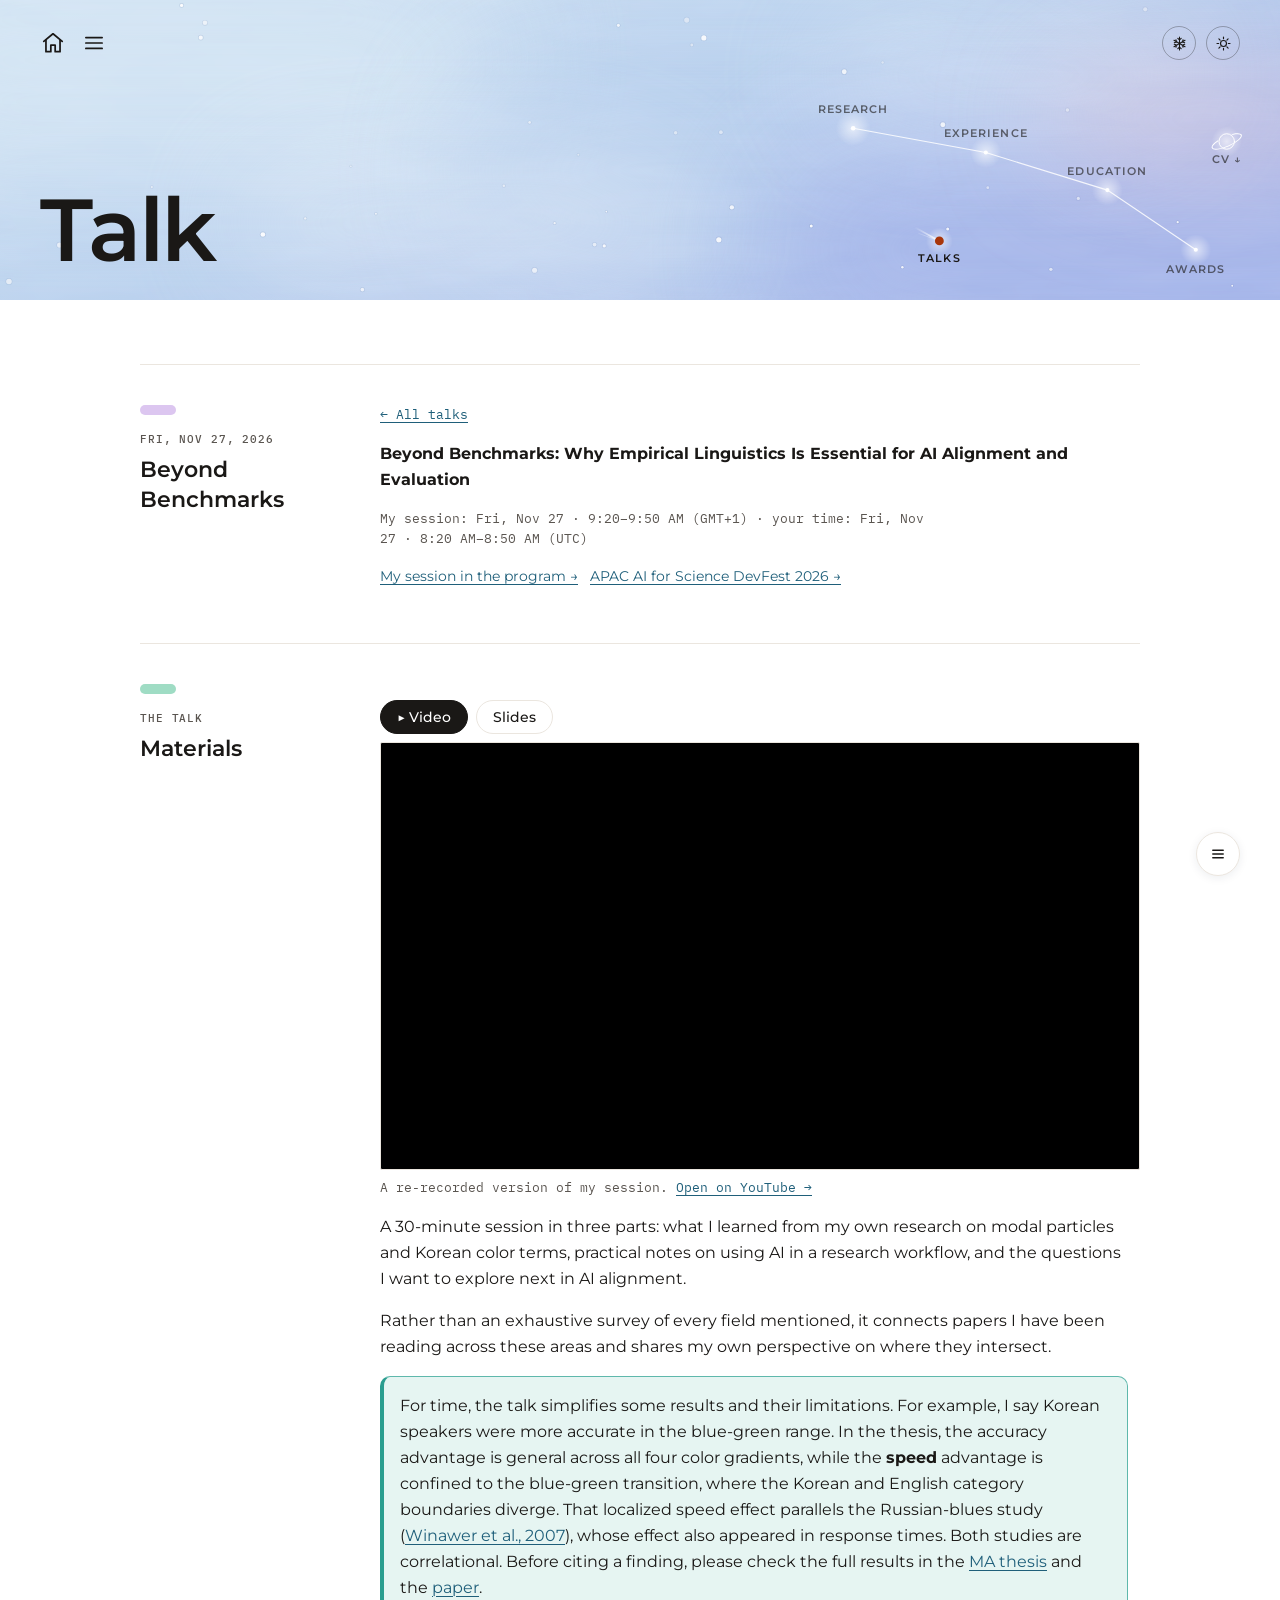
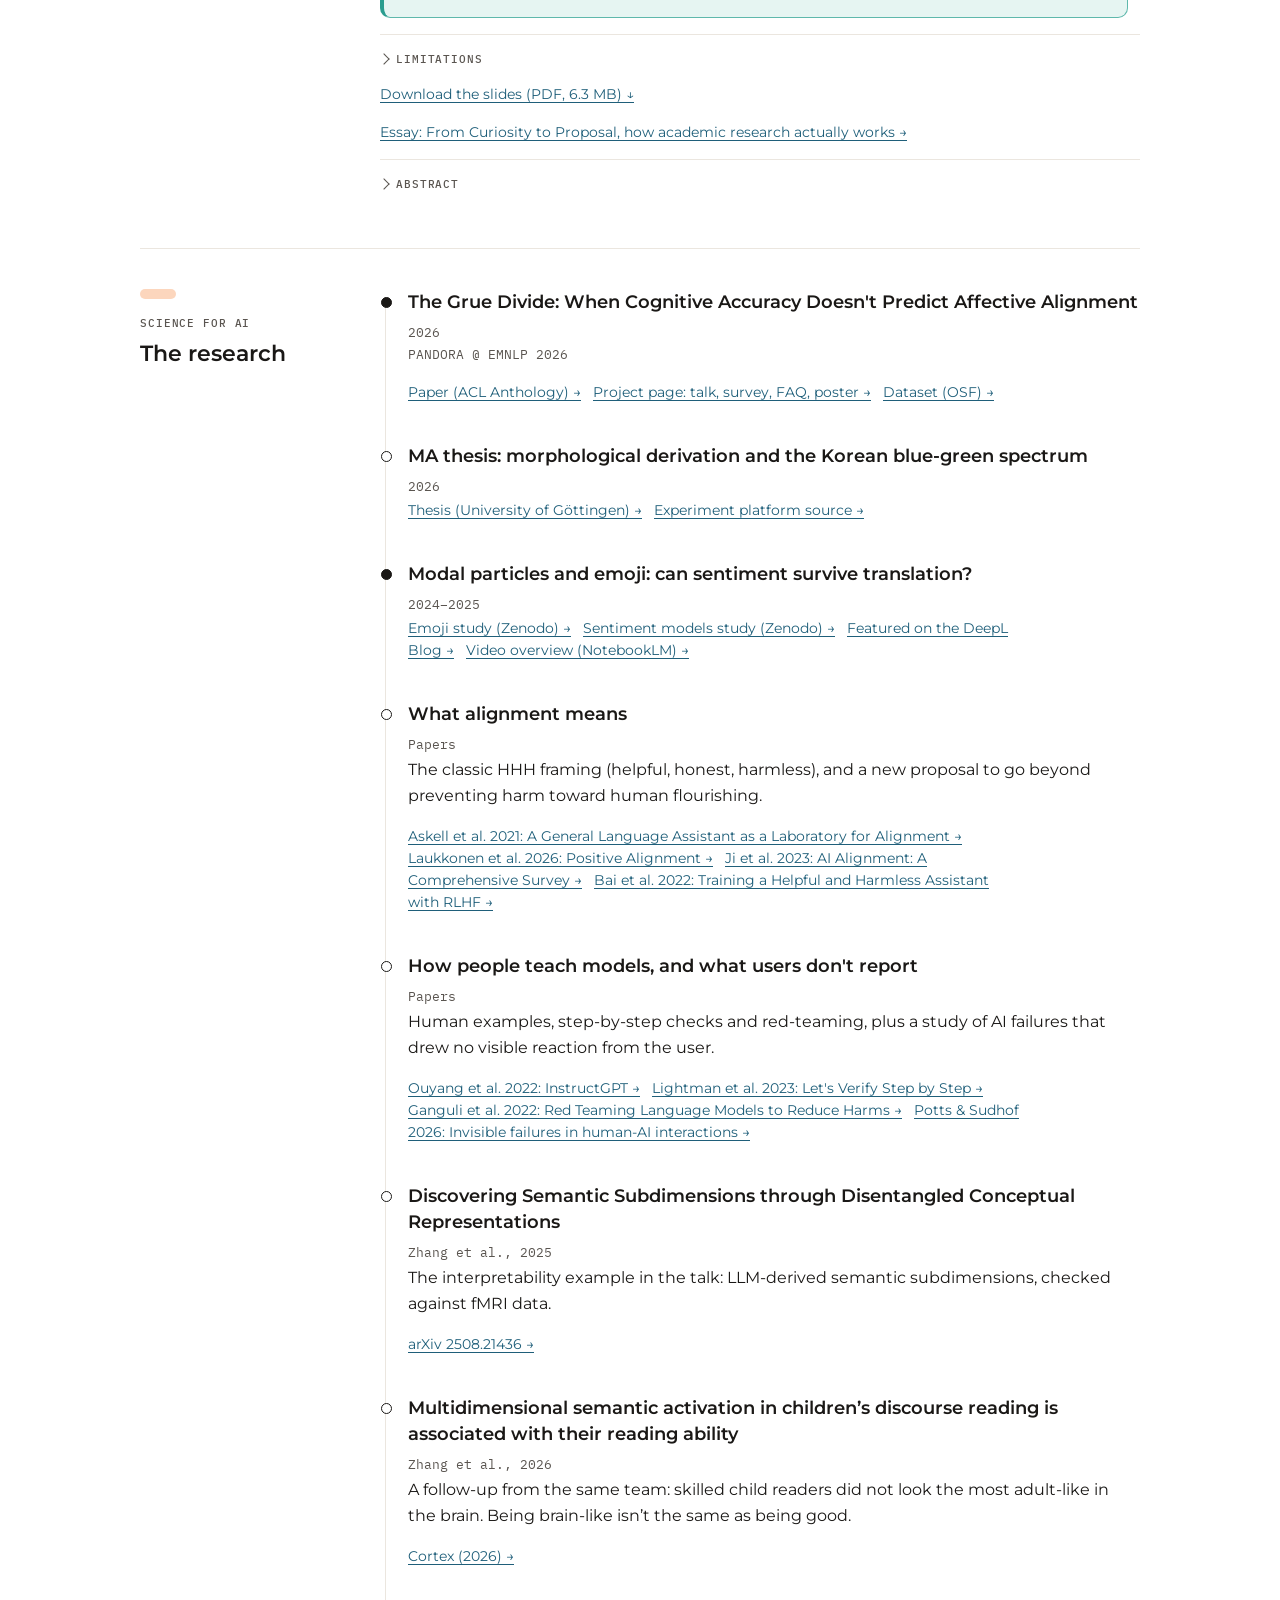
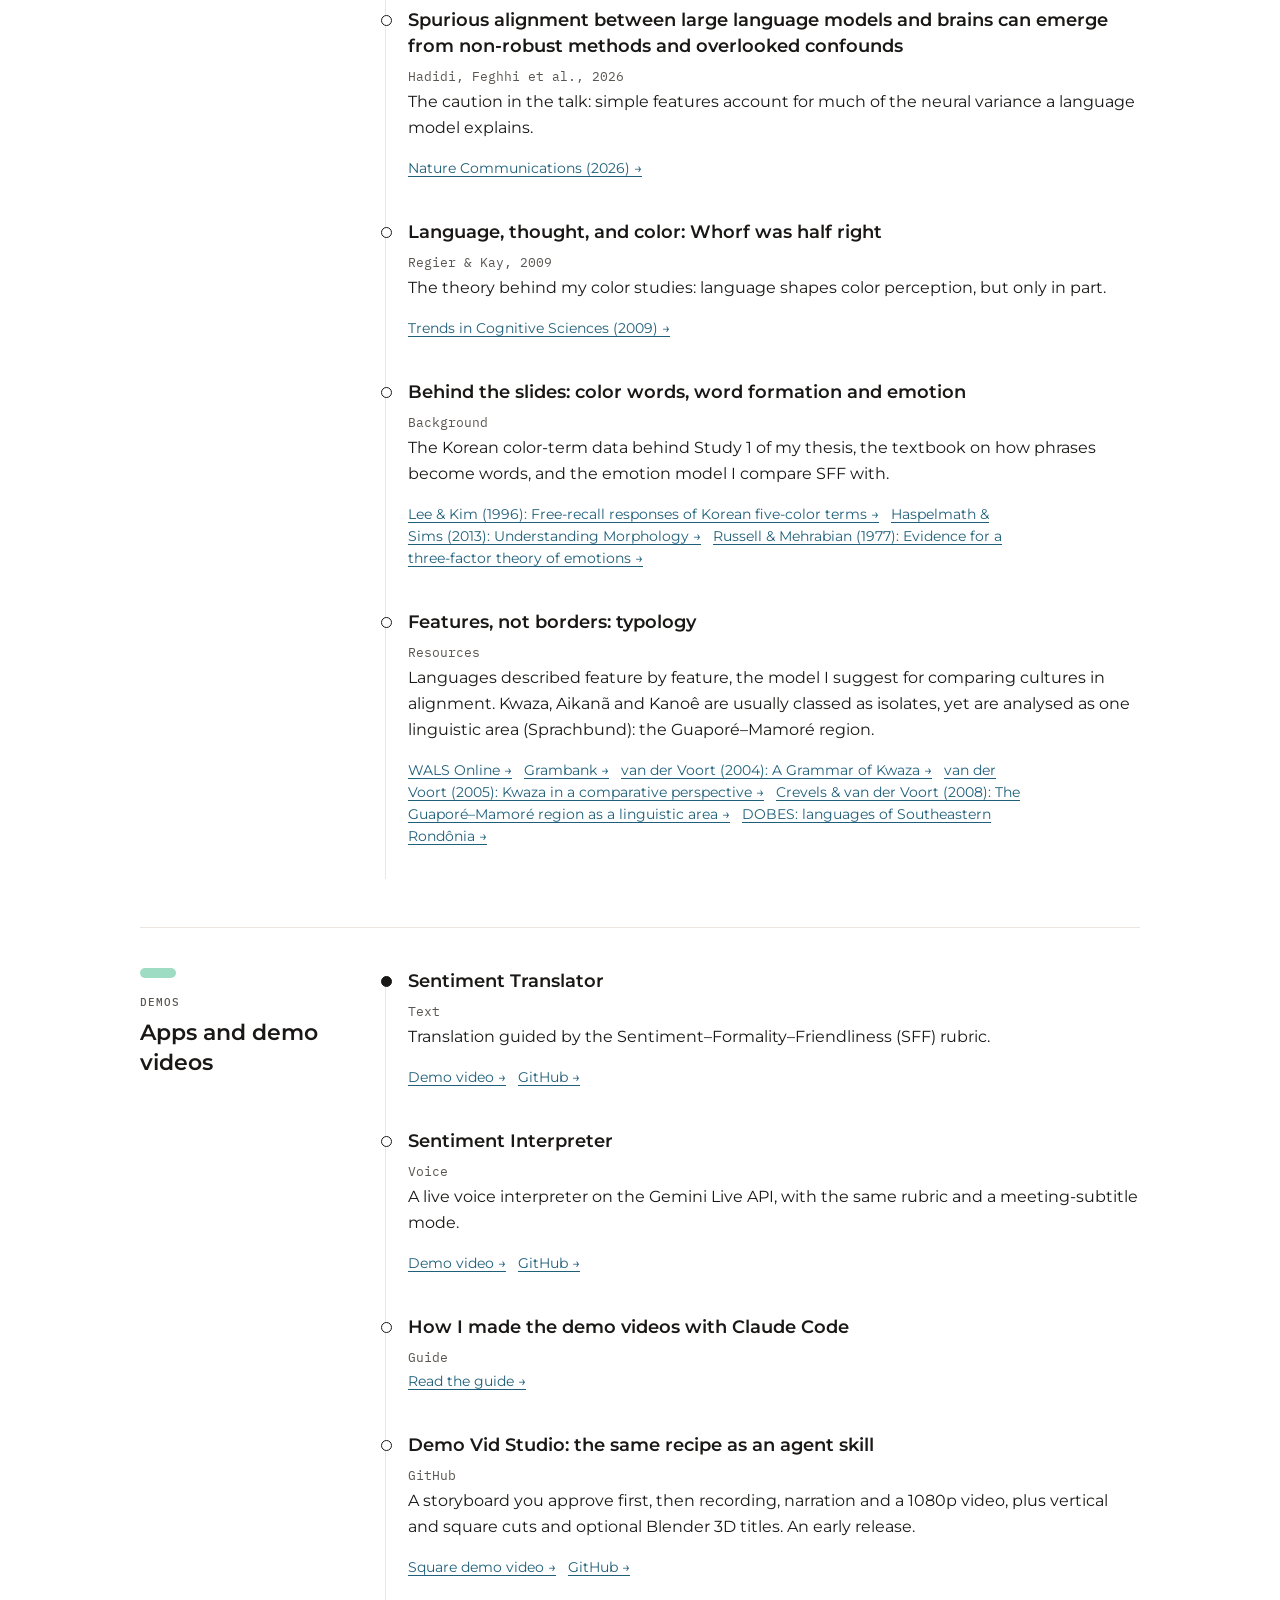
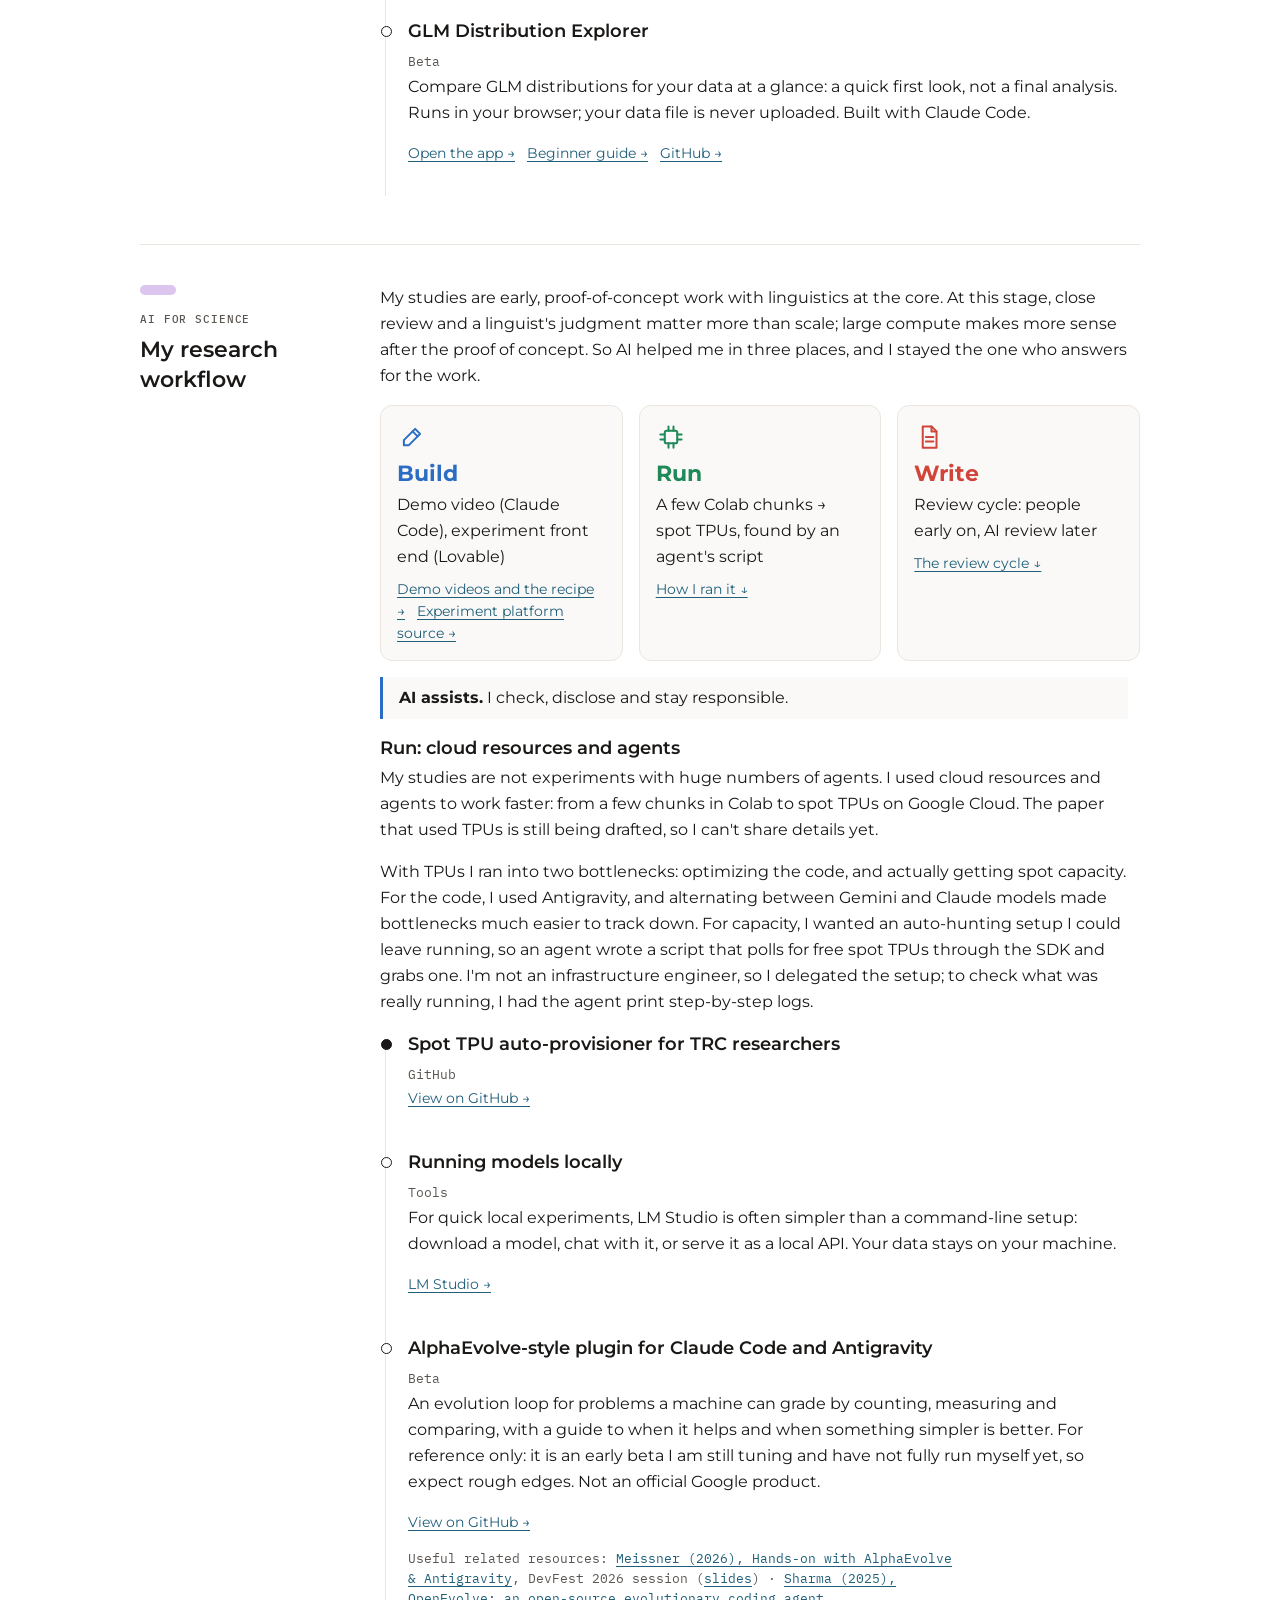
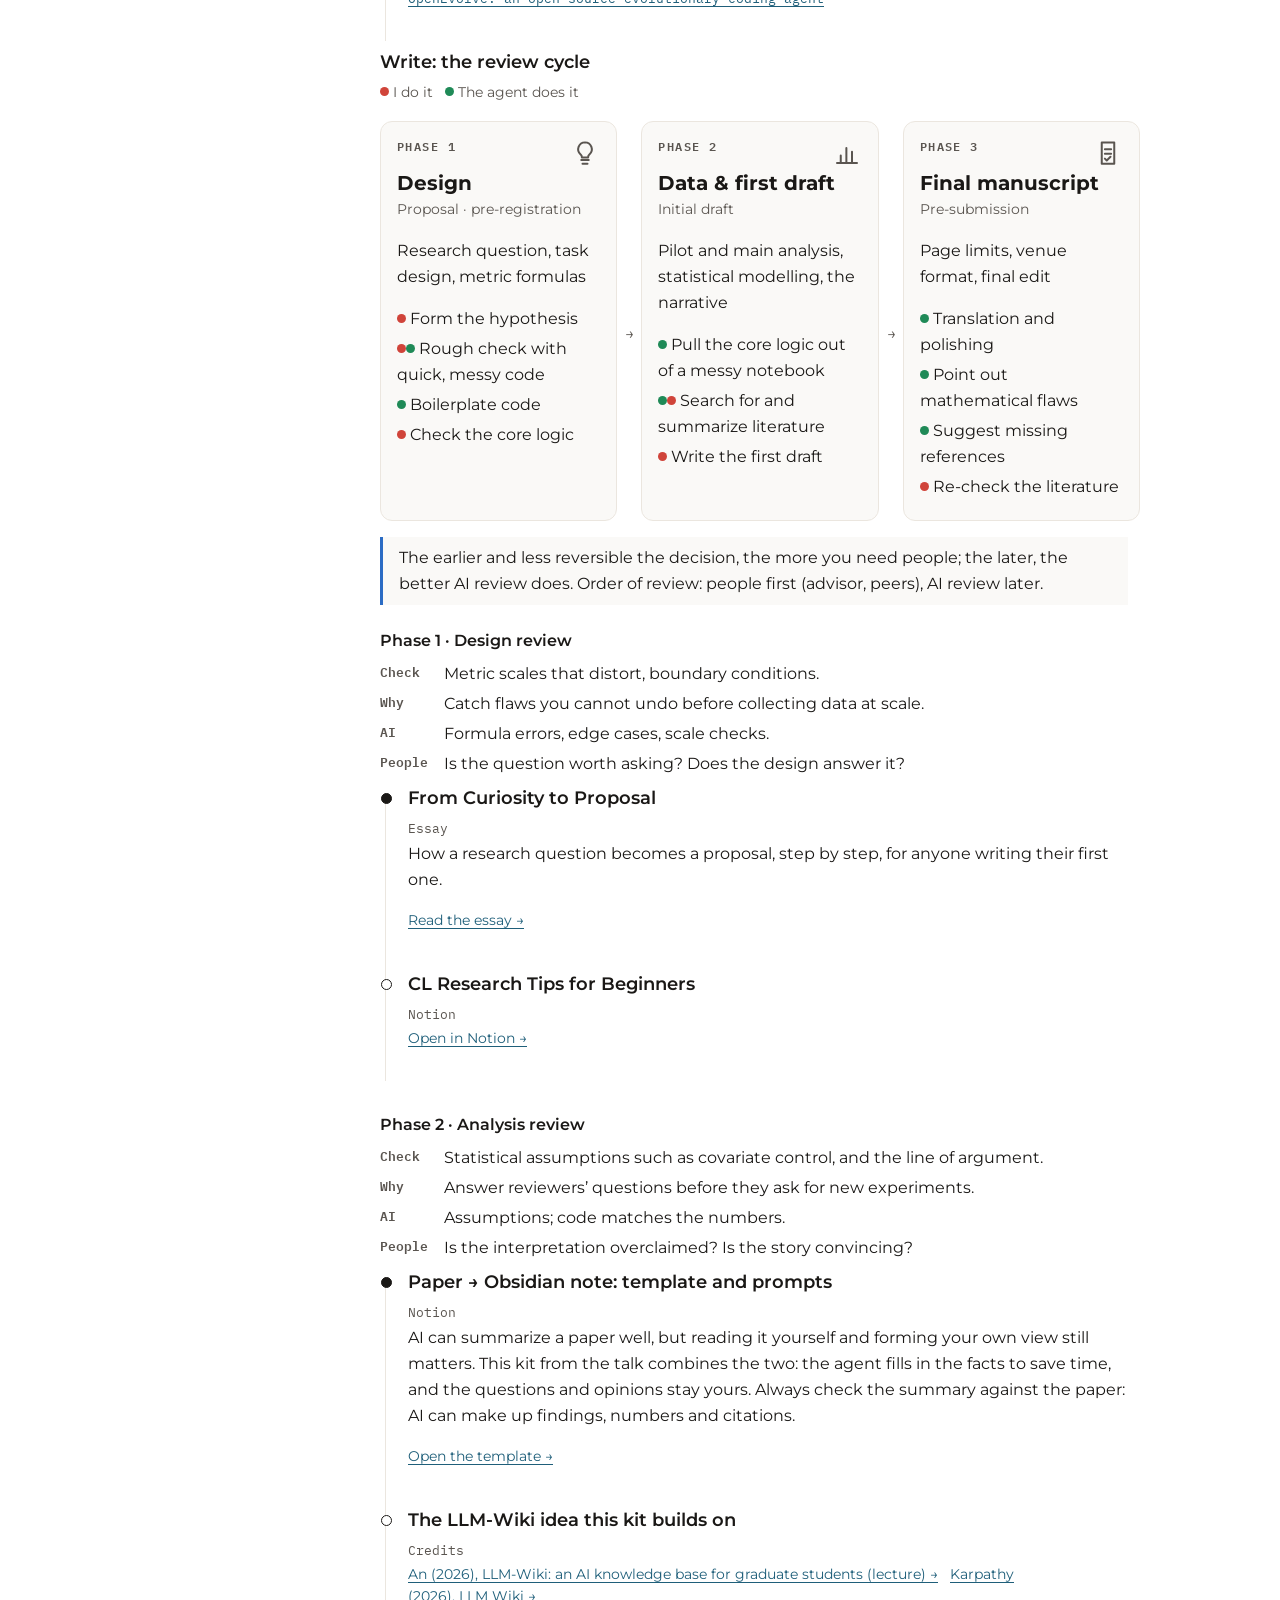
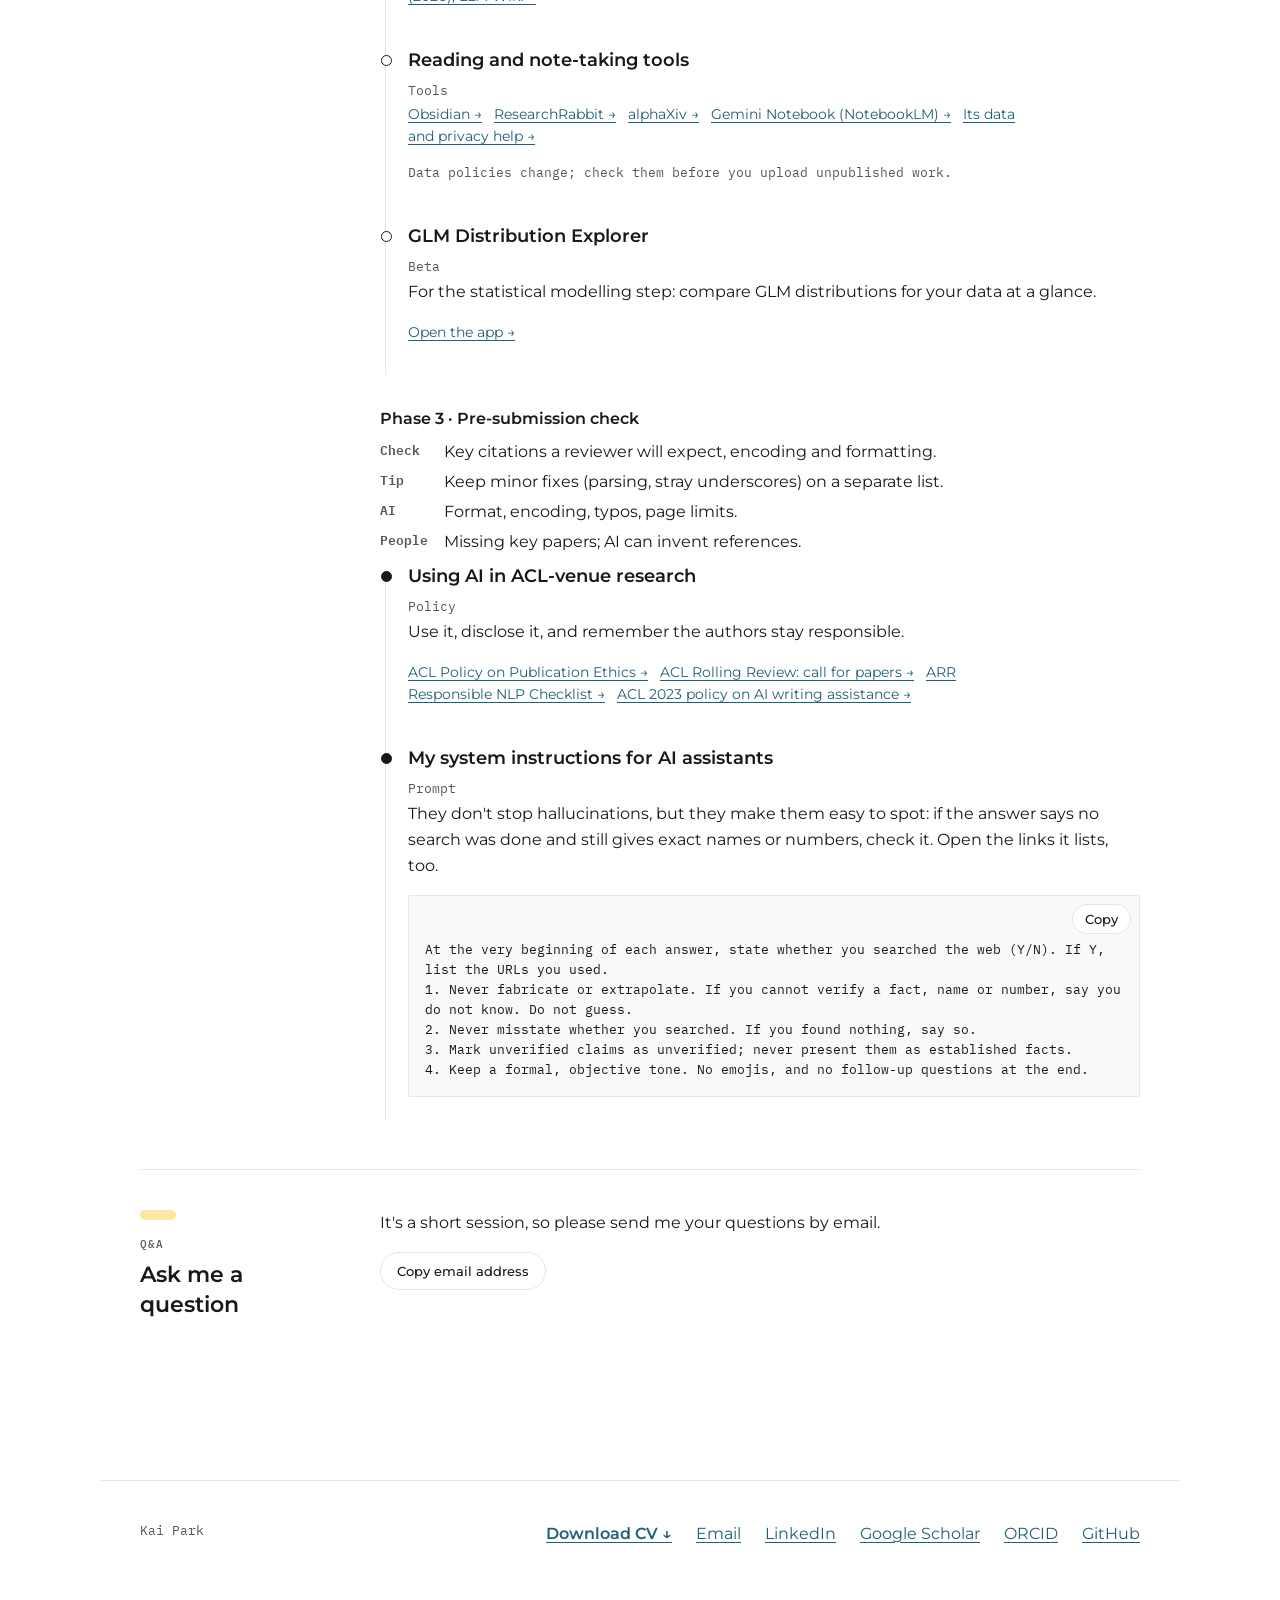
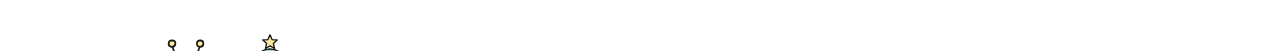
<file: talk.html>
<!doctype html>
<html lang="en">
<head>
  <meta charset="utf-8">
  <meta name="viewport" content="width=device-width, initial-scale=1">
  <title>DevFest 2026 talk links · Kai Park</title>
  <meta name="description" content="Links from Kai Park's talk at APAC AI for Science DevFest 2026: the research, demos, the Obsidian research-note kit, and the AI-use rules and tools mentioned.">
  <link rel="canonical" href="https://bakeyeon.github.io/talk.html">
  <meta property="og:type" content="website">
  <meta property="og:title" content="DevFest 2026 talk links · Kai Park">
  <meta property="og:description" content="Links from Kai Park's talk at APAC AI for Science DevFest 2026: the research, demos, the Obsidian research-note kit, and the AI-use rules and tools mentioned.">
  <meta property="og:url" content="https://bakeyeon.github.io/talk.html">
  <meta property="og:site_name" content="Kai Park">
  <meta name="twitter:card" content="summary">
  <meta name="author" content="Kai Park">
  <link rel="preconnect" href="https://fonts.googleapis.com">
  <link rel="preconnect" href="https://fonts.gstatic.com" crossorigin>
  <link rel="stylesheet" href="https://fonts.googleapis.com/css2?family=Montserrat:wght@400;500;600;700&family=IBM+Plex+Mono:wght@400;500&family=Noto+Sans+KR:wght@400;500&display=swap">
  <link rel="icon" href="assets/favicon.svg" type="image/svg+xml">
  <link rel="stylesheet" href="assets/styles.css?v=59">
  <style>
    .prompt-box { position: relative; margin: var(--space-8) 0; border: 1px solid var(--line); border-radius: var(--radius-2); background: var(--surface-raised); }
    .prompt-box pre { margin: 0; padding: var(--space-16); padding-top: 44px; font: 13px/20px var(--font-mono); color: var(--ink); white-space: pre-wrap; overflow-wrap: anywhere; }
    .copy-btn { position: absolute; top: var(--space-8); right: var(--space-8); padding: 4px 12px; font: 500 13px/20px var(--font-sans); color: var(--ink); background: var(--surface); border: 1px solid var(--line); border-radius: var(--radius-full); cursor: pointer; }
    .copy-btn:hover { border-color: var(--ink); }
    .copy-btn:focus-visible { outline: 2px solid var(--focus); outline-offset: 2px; }
    .ask-row { display: flex; flex-wrap: wrap; align-items: center; gap: var(--space-8) var(--space-16); }
    .ask-row .copy-btn { position: static; padding: 8px 16px; }
    .talk-video { position: relative; aspect-ratio: 16 / 9; margin: var(--space-16) 0 var(--space-8); border: 1px solid var(--line); border-radius: var(--radius-2); overflow: hidden; background: #000; }
    .talk-video iframe { position: absolute; inset: 0; width: 100%; height: 100%; border: 0; }
    .media-tabs { display: flex; gap: var(--space-8); margin: var(--space-16) 0 0; }
    .media-tabs button { padding: 6px 16px; font: 500 14px/20px var(--font-sans); color: var(--ink); background: var(--surface); border: 1px solid var(--line); border-radius: var(--radius-full); cursor: pointer; }
    .media-tabs button[aria-selected="true"] { color: var(--surface); background: var(--ink); border-color: var(--ink); }
    .media-tabs button:focus-visible { outline: 2px solid var(--focus); outline-offset: 2px; }
    .media-panel[hidden] { display: none; }
    .talk-summary { margin: var(--space-16) 0 0; max-width: 68ch; }
    .media-panel .talk-video, .media-panel .deck { margin-top: var(--space-8); }
    .deck { margin: var(--space-16) 0 var(--space-8); }
    .deck-frame { position: relative; aspect-ratio: 16 / 9; border: 1px solid var(--line); border-radius: var(--radius-2); overflow: hidden; background: var(--surface-raised); touch-action: pan-y; }
    .deck-frame img { display: block; width: 100%; height: 100%; object-fit: contain; }
    .deck-nav { display: flex; align-items: center; justify-content: space-between; gap: var(--space-8); margin-top: var(--space-8); }
    .deck-nav button { padding: 6px 16px; font: 500 14px/20px var(--font-sans); color: var(--ink); background: var(--surface); border: 1px solid var(--line); border-radius: var(--radius-full); cursor: pointer; }
    .deck-nav button:hover:not(:disabled) { border-color: var(--ink); }
    .deck-nav button:disabled { opacity: .4; cursor: default; }
    .deck-nav button:focus-visible, .deck-frame:focus-visible { outline: 2px solid var(--focus); outline-offset: 2px; }
    .deck-count { font: 13px/20px var(--font-mono); color: var(--ink-muted); }
    .wf-cards { display: grid; grid-template-columns: repeat(3, minmax(0, 1fr)); gap: var(--space-16); margin: var(--space-16) 0; }
    .wf-card { padding: var(--space-16); border: 1px solid var(--line); border-radius: 12px; background: var(--surface-raised); }
    .wf-card h3 { margin: var(--space-8) 0 var(--space-4); font: 700 22px/28px var(--font-sans); }
    .wf-card p { margin: 0 0 var(--space-8); }
    .wf-card .links-row { margin: 0; font-size: 14px; }
    .wf-ic { width: 30px; height: 30px; fill: none; stroke: currentColor; stroke-width: 1.6; stroke-linecap: round; stroke-linejoin: round; }
    .wf { --wf-b: #2b6cc4; --wf-r: #1f8a57; --wf-w: #d0443a; }
    :root[data-theme="dark"] .wf { --wf-b: #7fb0f5; --wf-r: #6fd3a0; --wf-w: #ff8a7a; }
    @media (prefers-color-scheme: dark) { :root:not([data-theme="light"]) .wf { --wf-b: #7fb0f5; --wf-r: #6fd3a0; --wf-w: #ff8a7a; } }
    .wf-card.build { color: var(--ink); } .wf-card.build .wf-ic, .wf-card.build h3 { color: var(--wf-b); }
    .wf-card.run .wf-ic, .wf-card.run h3 { color: var(--wf-r); }
    .wf-card.write .wf-ic, .wf-card.write h3 { color: var(--wf-w); }
    .wf-note { padding: var(--space-8) var(--space-16); border-left: 3px solid var(--wf-b); background: var(--surface-raised); }
    .wf-h { margin: var(--space-40) 0 var(--space-8); font: 600 20px/28px var(--font-sans); scroll-margin-top: 80px; }
    .wf-h4 { margin: var(--space-24) 0 var(--space-8); font: 600 16px/24px var(--font-sans); }
    .wf-legend { font-size: 14px; color: var(--ink-muted); }
    .wf-dot { display: inline-block; width: 9px; height: 9px; border-radius: 50%; vertical-align: 1px; }
    .wf-dot.me { background: var(--wf-w); } .wf-dot.ag { background: var(--wf-r); }
    .wf-phases { display: grid; grid-template-columns: repeat(3, minmax(0, 1fr)); gap: var(--space-24); margin: var(--space-16) 0; }
    .wf-phase { position: relative; padding: var(--space-16); border: 1px solid var(--line); border-radius: 12px; background: var(--surface-raised); }
    .wf-phase .wf-ic { position: absolute; right: var(--space-16); top: var(--space-16); color: var(--ink-muted); }
    .wf-phase:not(:last-child)::after { content: "→"; position: absolute; right: -19px; top: 50%; color: var(--ink-muted); }
    .wf-k { margin: 0; font: 600 12px/16px var(--font-mono); letter-spacing: .12em; text-transform: uppercase; color: var(--ink-muted); }
    .wf-phase h4 { margin: var(--space-4) 0 0; font: 700 20px/26px var(--font-sans); }
    .wf-sub { margin: 0; font-size: 14px; color: var(--ink-muted); }
    .wf-scope { margin: var(--space-8) 0; }
    .wf-phase ul { margin: 0; padding: 0; list-style: none; }
    .wf-phase li { margin: var(--space-4) 0; }
    .wf-dl { display: grid; grid-template-columns: max-content 1fr; gap: var(--space-4) var(--space-16); margin: 0 0 var(--space-8); }
    .wf-dl dt { font: 600 13px/22px var(--font-mono); color: var(--ink-muted); }
    .wf-dl dd { margin: 0; }
    @media (max-width: 760px) { .wf-phases { grid-template-columns: 1fr; } .wf-cards { gap: var(--space-8); } .wf-card { padding: 12px; } .wf-card h3 { font-size: 18px; line-height: 24px; } .wf-card p { font-size: 14px; line-height: 20px; } .wf-card .links-row { font-size: 13px; } .wf-phase:not(:last-child)::after { content: "↓"; right: 50%; top: auto; bottom: -22px; } }
    @media (max-width: 480px) { .wf-cards { grid-template-columns: 1fr; } }
    .note-box { margin: var(--space-16) 0; padding: var(--space-16); border: 1px solid #5fb8ac; border-left: 4px solid #2a9d8f; border-radius: 10px; background: #e6f5f2; color: var(--ink); }
    :root[data-theme="dark"] .note-box { background: #173a36; border-color: #3f8f84; border-left-color: #5ccfbf; }
    @media (prefers-color-scheme: dark) { :root:not([data-theme="light"]) .note-box { background: #173a36; border-color: #3f8f84; border-left-color: #5ccfbf; } }
  </style>
</head>
<body>
  <header class="bar">
    <a class="mark" href="index.html" aria-label="Kai Park, home">
      <svg width="26" height="26" viewBox="0 0 24 24" aria-hidden="true"><path d="M3.5 10.5 12 3.5l8.5 7"/><path d="M5.5 9v11h4.5v-6h4v6h4.5V9"/></svg>
    </a>
    <button class="theme-btn" type="button" aria-label="Toggle light and dark theme"><svg class="i-sun" viewBox="0 0 24 24" aria-hidden="true"><circle cx="12" cy="12" r="4.2"/><path d="M12 2.8v2.4M12 18.8v2.4M2.8 12h2.4M18.8 12h2.4M5.5 5.5l1.7 1.7M16.8 16.8l1.7 1.7M5.5 18.5l1.7-1.7M16.8 7.2l1.7-1.7"/></svg><svg class="i-moon" viewBox="0 0 24 24" aria-hidden="true"><path d="M20 14.6A8.2 8.2 0 1 1 9.4 4a6.6 6.6 0 0 0 10.6 10.6z"/></svg>
    </button>
  </header>

  <section class="page-head">
    <div class="sky"></div>
    <nav class="mini-nav" aria-label="Sections"><svg viewBox="0 0 380 200" data-current="talk"></svg></nav>
    <h1 class="title">Talk</h1>
  </section>

  <main class="content">
    <section class="section" aria-labelledby="h-about">
      <header><span class="sw" style="background:var(--field-lilac)"></span><span class="label">Fri, Nov 27, 2026</span><h2 id="h-about">Beyond Benchmarks</h2></header>
      <div class="body">
        <p class="gloss meta"><a href="talks.html">← All talks</a></p>
        <p><b>Beyond Benchmarks: Why Empirical Linguistics Is Essential for AI Alignment and Evaluation</b></p>
        <p class="gloss meta">My session: <time datetime="2026-11-27T09:20+01:00">Fri, Nov 27 · 9:20–9:50 AM (GMT+1)</time><span id="local-time"></span></p>
        <p class="links-row"><a href="https://gdgaiforscience.github.io/devfest-program/#kai-park">My session in the program →</a> &nbsp; <a href="https://gdg.community.dev/events/details/google-gdg-ai-for-science-australia-presents-apac-ai-for-science-devfest/cohost-gdg-ai-for-science-india/">APAC AI for Science DevFest 2026 →</a></p>
      </div>
    </section>

    <section class="section" aria-labelledby="h-abs">
      <header><span class="sw" style="background:var(--field-mint)"></span><span class="label">The talk</span><h2 id="h-abs">Materials</h2></header>
      <div class="body">
        <div class="media-tabs" role="tablist" aria-label="Talk materials">
          <button type="button" role="tab" id="tab-video" aria-controls="panel-video" aria-selected="true">▶ Video</button>
          <button type="button" role="tab" id="tab-slides" aria-controls="panel-slides" aria-selected="false" tabindex="-1">Slides</button>
        </div>
        <div class="media-panel" id="panel-video" role="tabpanel" aria-labelledby="tab-video">
        <div class="talk-video">
          <iframe data-src="https://www.youtube-nocookie.com/embed/531rUA8GNTY?enablejsapi=1" title="Beyond Benchmarks (re-recorded), APAC AI for Science DevFest 2026" loading="lazy" allow="encrypted-media; picture-in-picture; fullscreen" referrerpolicy="strict-origin-when-cross-origin" allowfullscreen></iframe>
        </div>
        <p class="gloss meta">A re-recorded version of my session. <a href="https://youtu.be/531rUA8GNTY">Open on YouTube →</a></p>
        </div>
        <div class="media-panel" id="panel-slides" role="tabpanel" aria-labelledby="tab-slides" hidden>
        <div class="deck" id="deck" data-titles='["Beyond Benchmarks: title slide","Hello: I’m Kai, a computational linguist working on alignment","The research in this talk","Where AI helped me","The review cycle","Five stops on today’s map","What is alignment?","HHH: helpful, honest, harmless","What do experts do in alignment?","What is positive alignment?","Positive Alignment: a closer look","Alignment is like a huge umbrella","Describe by features","Can your feeling survive translation?","Korean listens for the relationship","An early SFF map","Seeing alike, feeling apart","Vibe-coded with Lovable","Framing 1: language and perception","Fewest forms, most used","Framing 2: alignment beyond accuracy","One word instead of a phrase","A word may sharpen what we see","Cluster by features, and neighbors group together","Why countries are the wrong unit","Whorf was half right","Not one score, but parts of meaning","Social topics or social cues?","A match is not yet a cue","Adult-like isn’t the same as skilled","Where SFF goes next","Toward shared features","Questions? Let’s talk."]'>
          <div class="deck-frame" tabindex="0" aria-label="Slides; use the left and right arrow keys to move">
            <img src="talk-slides/slide-01.webp" width="1600" height="900" alt="Slide 1: Beyond Benchmarks: title slide">
          </div>
          <div class="deck-nav">
            <button type="button" data-step="-1" aria-label="Previous slide">← Prev</button>
            <span class="deck-count" aria-live="polite">1 / 33</span>
            <button type="button" data-step="1" aria-label="Next slide">Next →</button>
          </div>
        </div>
        </div>
        <p class="talk-summary">A 30-minute session in three parts: what I learned from my own research on modal particles and Korean color terms, practical notes on using AI in a research workflow, and the questions I want to explore next in AI alignment.</p>
        <p class="talk-summary">Rather than an exhaustive survey of every field mentioned, it connects papers I have been reading across these areas and shares my own perspective on where they intersect.</p>
        <p class="note-box">For time, the talk simplifies some results and their limitations. For example, I say Korean speakers were more accurate in the blue-green range. In the thesis, the accuracy advantage is general across all four color gradients, while the <b>speed</b> advantage is confined to the blue-green transition, where the Korean and English category boundaries diverge. That localized speed effect parallels the Russian-blues study (<a href="https://doi.org/10.1073/pnas.0701644104">Winawer et al., 2007</a>), whose effect also appeared in response times. Both studies are correlational. Before citing a finding, please check the full results in the <a href="https://publications.goettingen-research-online.de/handle/2/182236">MA thesis</a> and the <a href="https://aclanthology.org/2026.pandora-1.2/">paper</a>.</p>
        <details class="more">
          <summary><span class="label">Limitations</span></summary>
          <p class="gloss meta">From the final MA thesis (Section 6.2) and the Grue Divide paper.</p>
          <dl class="wf-dl"><dt>Correlational design</dt><dd>Both studies show associations. The usage-salience account is a plausible interpretation, not a demonstrated cause; testing it needs experiments such as verbal interference, priming or neuroimaging.</dd><dt>Where the accuracy advantage holds</dt><dd>The accuracy advantage is significant in the pooled model across all four gradients. Within the blue-green category alone, the covariate-adjusted estimate points the same way but is not significant (p = .085), because the English-speaking sample there is small (293 trials).</dd><dt>The speed advantage is local</dt><dd>Setting aside the blue-to-white gradient, Korean speakers were faster only on the gradient crossing the blue-green transition, not on blue-to-red or blue-to-black. In the pooled model, with block count, age, color category and media use controlled, there is no overall speed difference (p = .70).</dd><dt>English color terms in Study 1</dt><dd>English forms were derived by translating the Korean terms, not collected from English speakers, so the 20 English derived forms may underestimate English. Korean also uses root-internal changes that English lacks, so the two systems are not structurally equivalent.</dd><dt>Stimuli</dt><dd>The blue-to-white gradient runs all the way to pure white, unlike the other three, which limits comparisons across color categories.</dd><dt>Online data collection</dt><dd>Screens and viewing conditions were not controlled. Gender could not be linked for most Korean participants, and ad delivery reached mostly female audiences, a possible exposure bias.</dd><dt>Model choice</dt><dd>Error rates include exact zeros, which a Gamma model does not support; refitting with Tweedie models left the language effect essentially unchanged.</dd><dt>The Grue Divide (affect)</dt><dd>The Australia comparison rests on 132 trials, and SFF scores come from one LLM (Gemini 2.5 Flash), not yet validated against human raters. Treat it as an illustrative, exploratory case.</dd></dl>
        </details>
        <p class="links-row"><a href="talk-slides/beyond-benchmarks-slides.pdf" download>Download the slides (PDF, 6.3 MB) ↓</a></p>
        <p class="links-row"><a href="from-curiosity-to-proposal.html">Essay: From Curiosity to Proposal, how academic research actually works →</a></p>
        <details class="more">
          <summary><span class="label">Abstract</span></summary>
          <p>Standard evaluations of language models often prioritize surface-level task accuracy, overlooking the cognitive constraints and pragmatic subtleties that define human communication. Bridging this gap requires empirical linguistics—yet non-CS researchers frequently face steep computational barriers when attempting to test linguistic hypotheses at scale. In this talk, we explore how empirical linguistics serves as an indispensable science for AI evaluation, while showcasing a practical blueprint for how domain researchers can execute large-scale experiments without dedicated local hardware. Drawing from empirical studies—ranging from quantifying affective nuances in modal particles to demonstrating that cognitive accuracy does not guarantee affective alignment (presented at EMNLP PANDORA 2026)—we illustrate why linguistic rigor uncovers critical model blind spots. Furthermore, I share my hands-on workflow as an independent researcher navigating complex computing setups—specifically, how I balanced GPU and TPU resources across different experimental stages and utilized agentic coding to resolve low-level compiler errors and automate distributed training pipelines. Attendees will leave with both a scientific rationale for linguistics-driven AI evaluation and a practical perspective on how researchers can design and sustain their own scalable computational workflows.</p>
        </details>
      </div>
    </section>
    <section class="section" aria-labelledby="h-res">
      <header><span class="sw" style="background:var(--field-peach)"></span><span class="label">Science for AI</span><h2 id="h-res">The research</h2></header>
      <div class="body">
        <ol class="tl">
          <li class="major"><div class="row"><h3>The Grue Divide: When Cognitive Accuracy Doesn't Predict Affective Alignment</h3><span class="gloss">2026</span></div>
            <p class="gloss meta">PANDORA @ EMNLP 2026</p>
            <p class="links-row"><a href="https://aclanthology.org/2026.pandora-1.2/">Paper (ACL Anthology) →</a> &nbsp; <a href="https://bakeyeon.github.io/colorfish/">Project page: talk, survey, FAQ, poster →</a> &nbsp; <a href="https://osf.io/xub35/">Dataset (OSF) →</a></p></li>
          <li><div class="row"><h3>MA thesis: morphological derivation and the Korean blue-green spectrum</h3><span class="gloss">2026</span></div>
            <p class="links-row"><a href="https://publications.goettingen-research-online.de/handle/2/182236">Thesis (University of Göttingen) →</a> &nbsp; <a href="https://github.com/bakeyeon/colorfish_public">Experiment platform source →</a></p></li>
          <li class="major"><div class="row"><h3>Modal particles and emoji: can sentiment survive translation?</h3><span class="gloss">2024–2025</span></div>
            <p class="links-row"><a href="https://doi.org/10.5281/zenodo.24326143">Emoji study (Zenodo) →</a> &nbsp; <a href="https://doi.org/10.5281/zenodo.24326464">Sentiment models study (Zenodo) →</a> &nbsp; <a href="https://www.deepl.com/en/blog/connecting-insights-deepl-bridges">Featured on the DeepL Blog →</a> &nbsp; <a href="https://www.youtube.com/watch?v=dYcz4MZNst4">Video overview (NotebookLM) →</a></p></li>
          <li><div class="row"><h3>What alignment means</h3><span class="gloss">Papers</span></div>
            <p>The classic HHH framing (helpful, honest, harmless), and a new proposal to go beyond preventing harm toward human flourishing.</p>
            <p class="links-row"><a href="https://arxiv.org/abs/2112.00861">Askell et al. 2021: A General Language Assistant as a Laboratory for Alignment →</a> &nbsp; <a href="https://arxiv.org/abs/2605.10310">Laukkonen et al. 2026: Positive Alignment →</a> &nbsp; <a href="https://arxiv.org/abs/2310.19852">Ji et al. 2023: AI Alignment: A Comprehensive Survey →</a> &nbsp; <a href="https://arxiv.org/abs/2204.05862">Bai et al. 2022: Training a Helpful and Harmless Assistant with RLHF →</a></p></li>
          <li><div class="row"><h3>How people teach models, and what users don't report</h3><span class="gloss">Papers</span></div>
            <p>Human examples, step-by-step checks and red-teaming, plus a study of AI failures that drew no visible reaction from the user.</p>
            <p class="links-row"><a href="https://arxiv.org/abs/2203.02155">Ouyang et al. 2022: InstructGPT →</a> &nbsp; <a href="https://arxiv.org/abs/2305.20050">Lightman et al. 2023: Let's Verify Step by Step →</a> &nbsp; <a href="https://arxiv.org/abs/2209.07858">Ganguli et al. 2022: Red Teaming Language Models to Reduce Harms →</a> &nbsp; <a href="https://arxiv.org/abs/2603.15423">Potts &amp; Sudhof 2026: Invisible failures in human-AI interactions →</a></p></li>
          <li><div class="row"><h3>Discovering Semantic Subdimensions through Disentangled Conceptual Representations</h3><span class="gloss">Zhang et al., 2025</span></div>
            <p>The interpretability example in the talk: LLM-derived semantic subdimensions, checked against fMRI data.</p>
            <p class="links-row"><a href="https://arxiv.org/abs/2508.21436">arXiv 2508.21436 →</a></p></li>
          <li><div class="row"><h3>Multidimensional semantic activation in children’s discourse reading is associated with their reading ability</h3><span class="gloss">Zhang et al., 2026</span></div>
            <p>A follow-up from the same team: skilled child readers did not look the most adult-like in the brain. Being brain-like isn’t the same as being good.</p>
            <p class="links-row"><a href="https://doi.org/10.1016/j.cortex.2026.10.001">Cortex (2026) →</a></p></li>
          <li><div class="row"><h3>Spurious alignment between large language models and brains can emerge from non-robust methods and overlooked confounds</h3><span class="gloss">Hadidi, Feghhi et al., 2026</span></div>
            <p>The caution in the talk: simple features account for much of the neural variance a language model explains.</p>
            <p class="links-row"><a href="https://doi.org/10.1038/s41467-026-72253-7">Nature Communications (2026) →</a></p></li>
          <li><div class="row"><h3>Language, thought, and color: Whorf was half right</h3><span class="gloss">Regier &amp; Kay, 2009</span></div>
            <p>The theory behind my color studies: language shapes color perception, but only in part.</p>
            <p class="links-row"><a href="https://doi.org/10.1016/j.tics.2009.07.001">Trends in Cognitive Sciences (2009) →</a></p></li>
          <li><div class="row"><h3>Behind the slides: color words, word formation and emotion</h3><span class="gloss">Background</span></div>
            <p>The Korean color-term data behind Study 1 of my thesis, the textbook on how phrases become words, and the emotion model I compare SFF with.</p>
            <p class="links-row"><a href="https://www.dbpia.co.kr/journal/articleDetail?nodeId=NODE02469159">Lee &amp; Kim (1996): Free-recall responses of Korean five-color terms →</a> &nbsp; <a href="https://doi.org/10.4324/9780203776506">Haspelmath &amp; Sims (2013): Understanding Morphology →</a> &nbsp; <a href="https://doi.org/10.1016/0092-6566(77)90037-X">Russell &amp; Mehrabian (1977): Evidence for a three-factor theory of emotions →</a></p></li>
          <li><div class="row"><h3>Features, not borders: typology</h3><span class="gloss">Resources</span></div>
            <p>Languages described feature by feature, the model I suggest for comparing cultures in alignment. Kwaza, Aikanã and Kanoê are usually classed as isolates, yet are analysed as one linguistic area (Sprachbund): the Guaporé–Mamoré region.</p>
            <p class="links-row"><a href="https://wals.info/">WALS Online →</a> &nbsp; <a href="https://grambank.clld.org/">Grambank →</a> &nbsp; <a href="https://doi.org/10.1515/9783110197280">van der Voort (2004): A Grammar of Kwaza →</a> &nbsp; <a href="https://repository.ubn.ru.nl/bitstream/handle/2066/42006/42006.pdf">van der Voort (2005): Kwaza in a comparative perspective →</a> &nbsp; <a href="https://doi.org/10.1075/slcs.90.04cre">Crevels &amp; van der Voort (2008): The Guaporé–Mamoré region as a linguistic area →</a> &nbsp; <a href="https://dobes.mpi.nl/projects/southeastern_rondonia/languages/">DOBES: languages of Southeastern Rondônia →</a></p></li>
        </ol>
      </div>
    </section>

    <section class="section" aria-labelledby="h-demo">
      <header><span class="sw" style="background:var(--field-mint)"></span><span class="label">Demos</span><h2 id="h-demo">Apps and demo videos</h2></header>
      <div class="body">
        <ol class="tl">
          <li class="major"><div class="row"><h3>Sentiment Translator</h3><span class="gloss">Text</span></div>
            <p>Translation guided by the Sentiment–Formality–Friendliness (SFF) rubric.</p>
            <p class="links-row"><a href="https://youtu.be/pZkeuCs8pf8">Demo video →</a> &nbsp; <a href="https://github.com/bakeyeon/sentiment_translator">GitHub →</a></p></li>
          <li><div class="row"><h3>Sentiment Interpreter</h3><span class="gloss">Voice</span></div>
            <p>A live voice interpreter on the Gemini Live API, with the same rubric and a meeting-subtitle mode.</p>
            <p class="links-row"><a href="https://youtu.be/HIIB_evJC6Y">Demo video →</a> &nbsp; <a href="https://github.com/bakeyeon/Live-Voice-to-Voice-Translation-App">GitHub →</a></p></li>
          <li><div class="row"><h3>How I made the demo videos with Claude Code</h3><span class="gloss">Guide</span></div>
            <p class="links-row"><a href="https://github.com/bakeyeon/sentiment_translator/blob/main/docs/demo-video.md">Read the guide →</a></p></li>
          <li><div class="row"><h3>Demo Vid Studio: the same recipe as an agent skill</h3><span class="gloss">GitHub</span></div>
            <p>A storyboard you approve first, then recording, narration and a 1080p video, plus vertical and square cuts and optional Blender 3D titles. An early release.</p>
            <p class="links-row"><a href="https://github.com/bakeyeon/demo-vid-studio/blob/main/examples/self_demo/demo-vid-studio-square.mp4">Square demo video →</a> &nbsp; <a href="https://github.com/bakeyeon/demo-vid-studio">GitHub →</a></p></li>
          <li><div class="row"><h3>GLM Distribution Explorer</h3><span class="gloss">Beta</span></div>
            <p>Compare GLM distributions for your data at a glance: a quick first look, not a final analysis. Runs in your browser; your data file is never uploaded. Built with Claude Code.</p>
            <p class="links-row"><a href="https://bakeyeon.github.io/glm-explorer/">Open the app →</a> &nbsp; <a href="https://bakeyeon.github.io/glm-explorer/guide.html">Beginner guide →</a> &nbsp; <a href="https://github.com/bakeyeon/glm-explorer">GitHub →</a></p></li>
        </ol>
      </div>
    </section>

    <section class="section" aria-labelledby="h-kit">
      <header><span class="sw" style="background:var(--field-lilac)"></span><span class="label">AI for Science</span><h2 id="h-kit">My research workflow</h2></header>
      <div class="body wf">
        <p>My studies are early, proof-of-concept work with linguistics at the core. At this stage, close review and a linguist's judgment matter more than scale; large compute makes more sense after the proof of concept. So AI helped me in three places, and I stayed the one who answers for the work.</p>
        <div class="wf-cards">
          <div class="wf-card build"><svg class="wf-ic" viewBox="0 0 24 24" aria-hidden="true"><path d="M14.5 5.5l4 4-9 9H5.5v-4z"/><path d="M12.5 7.5l4 4"/></svg><h3>Build</h3><p>Demo video (Claude Code), experiment front end (Lovable)</p><p class="links-row"><a href="#h-demo">Demo videos and the recipe →</a> &nbsp; <a href="https://github.com/bakeyeon/colorfish_public">Experiment platform source →</a></p></div>
          <div class="wf-card run"><svg class="wf-ic" viewBox="0 0 24 24" aria-hidden="true"><rect x="7" y="7" width="10" height="10" rx="1.5"/><path d="M10 3.5v3.5M14 3.5v3.5M10 17v3.5M14 17v3.5M3.5 10H7M3.5 14H7M17 10h3.5M17 14h3.5"/></svg><h3>Run</h3><p>A few Colab chunks → spot TPUs, found by an agent's script</p><p class="links-row"><a href="#wf-run">How I ran it ↓</a></p></div>
          <div class="wf-card write"><svg class="wf-ic" viewBox="0 0 24 24" aria-hidden="true"><path d="M7 3.5h7l4 4V20.5H7z"/><path d="M14 3.5v4h4M9.5 12h6M9.5 15.5h6"/></svg><h3>Write</h3><p>Review cycle: people early on, AI review later</p><p class="links-row"><a href="#wf-write">The review cycle ↓</a></p></div>
        </div>
        <p class="wf-note"><b>AI assists.</b> I check, disclose and stay responsible.</p>

        <h3 class="wf-h" id="wf-run">Run: cloud resources and agents</h3>
        <p>My studies are not experiments with huge numbers of agents. I used cloud resources and agents to work faster: from a few chunks in Colab to spot TPUs on Google Cloud. The paper that used TPUs is still being drafted, so I can't share details yet.</p>
        <p>With TPUs I ran into two bottlenecks: optimizing the code, and actually getting spot capacity. For the code, I used Antigravity, and alternating between Gemini and Claude models made bottlenecks much easier to track down. For capacity, I wanted an auto-hunting setup I could leave running, so an agent wrote a script that polls for free spot TPUs through the SDK and grabs one. I'm not an infrastructure engineer, so I delegated the setup; to check what was really running, I had the agent print step-by-step logs.</p>
        <ol class="tl">
          <li class="major"><div class="row"><h3>Spot TPU auto-provisioner for TRC researchers</h3><span class="gloss">GitHub</span></div>
            <p class="links-row"><a href="https://github.com/bakeyeon/gcloud-tpu-spot-automator">View on GitHub →</a></p></li>
          <li><div class="row"><h3>Running models locally</h3><span class="gloss">Tools</span></div>
            <p>For quick local experiments, LM Studio is often simpler than a command-line setup: download a model, chat with it, or serve it as a local API. Your data stays on your machine.</p>
            <p class="links-row"><a href="https://lmstudio.ai/">LM Studio →</a></p></li>
          <li><div class="row"><h3>AlphaEvolve-style plugin for Claude Code and Antigravity</h3><span class="gloss">Beta</span></div>
            <p>An evolution loop for problems a machine can grade by counting, measuring and comparing, with a guide to when it helps and when something simpler is better. For reference only: it is an early beta I am still tuning and have not fully run myself yet, so expect rough edges. Not an official Google product.</p>
            <p class="links-row"><a href="https://github.com/bakeyeon/alphaevolve-plugin">View on GitHub →</a></p>
            <p class="gloss meta">Useful related resources: <a href="https://gdgaiforscience.github.io/devfest-program/#svetlana-meissner">Meissner (2026), Hands-on with AlphaEvolve &amp; Antigravity</a>, DevFest 2026 session (<a href="https://unisvet.github.io/ai-for-science-2026/#13">slides</a>) · <a href="https://github.com/algorithmicsuperintelligence/openevolve">Sharma (2025), OpenEvolve: an open-source evolutionary coding agent</a></p></li>
        </ol>

        <h3 class="wf-h" id="wf-write">Write: the review cycle</h3>
        <p class="wf-legend"><span class="wf-dot me" aria-label="I do it"></span> I do it &nbsp; <span class="wf-dot ag" aria-label="The agent does it"></span> The agent does it</p>
        <div class="wf-phases">
          <div class="wf-phase"><svg class="wf-ic" viewBox="0 0 24 24" aria-hidden="true"><path d="M9 17.5h6M10 20.5h4"/><path d="M12 3.5a5.5 5.5 0 0 0-3.5 9.7c.6.5 1 1.3 1 2.1v.2h5v-.2c0-.8.4-1.6 1-2.1A5.5 5.5 0 0 0 12 3.5z"/></svg><p class="wf-k">Phase 1</p><h4>Design</h4><p class="wf-sub">Proposal · pre-registration</p><p class="wf-scope">Research question, task design, metric formulas</p><ul><li><span class="wf-dot me" aria-label="I do it"></span> Form the hypothesis</li><li><span class="wf-dot me" aria-label="I do it"></span><span class="wf-dot ag" aria-label="The agent does it"></span> Rough check with quick, messy code</li><li><span class="wf-dot ag" aria-label="The agent does it"></span> Boilerplate code</li><li><span class="wf-dot me" aria-label="I do it"></span> Check the core logic</li></ul></div>
          <div class="wf-phase"><svg class="wf-ic" viewBox="0 0 24 24" aria-hidden="true"><path d="M4 20h16"/><path d="M7 20v-6M11.5 20V8M16 20v-9"/></svg><p class="wf-k">Phase 2</p><h4>Data &amp; first draft</h4><p class="wf-sub">Initial draft</p><p class="wf-scope">Pilot and main analysis, statistical modelling, the narrative</p><ul><li><span class="wf-dot ag" aria-label="The agent does it"></span> Pull the core logic out of a messy notebook</li><li><span class="wf-dot ag" aria-label="The agent does it"></span><span class="wf-dot me" aria-label="I do it"></span> Search for and summarize literature</li><li><span class="wf-dot me" aria-label="I do it"></span> Write the first draft</li></ul></div>
          <div class="wf-phase"><svg class="wf-ic" viewBox="0 0 24 24" aria-hidden="true"><path d="M7 3.5h10v17H7z"/><path d="M9.5 9h5M9.5 12.5h5"/><path d="M9.5 16.5l1.5 1.5 3-3"/></svg><p class="wf-k">Phase 3</p><h4>Final manuscript</h4><p class="wf-sub">Pre-submission</p><p class="wf-scope">Page limits, venue format, final edit</p><ul><li><span class="wf-dot ag" aria-label="The agent does it"></span> Translation and polishing</li><li><span class="wf-dot ag" aria-label="The agent does it"></span> Point out mathematical flaws</li><li><span class="wf-dot ag" aria-label="The agent does it"></span> Suggest missing references</li><li><span class="wf-dot me" aria-label="I do it"></span> Re-check the literature</li></ul></div>
        </div>
        <p class="wf-note">The earlier and less reversible the decision, the more you need people; the later, the better AI review does. Order of review: people first (advisor, peers), AI review later.</p>
        <h4 class="wf-h4">Phase 1 · Design review</h4>
        <dl class="wf-dl"><dt>Check</dt><dd>Metric scales that distort, boundary conditions.</dd><dt>Why</dt><dd>Catch flaws you cannot undo before collecting data at scale.</dd><dt>AI</dt><dd>Formula errors, edge cases, scale checks.</dd><dt>People</dt><dd>Is the question worth asking? Does the design answer it?</dd></dl>
        <ol class="tl">
          <li class="major"><div class="row"><h3>From Curiosity to Proposal</h3><span class="gloss">Essay</span></div>
            <p>How a research question becomes a proposal, step by step, for anyone writing their first one.</p>
            <p class="links-row"><a href="from-curiosity-to-proposal.html">Read the essay →</a></p></li>
          <li><div class="row"><h3>CL Research Tips for Beginners</h3><span class="gloss">Notion</span></div>
            <p class="links-row"><a href="https://bakeyeoni.notion.site/CL-Research-Tips-for-Beginners-2b2818a1b111804aa73df65336f843a0">Open in Notion →</a></p></li>
        </ol>
        <h4 class="wf-h4">Phase 2 · Analysis review</h4>
        <dl class="wf-dl"><dt>Check</dt><dd>Statistical assumptions such as covariate control, and the line of argument.</dd><dt>Why</dt><dd>Answer reviewers’ questions before they ask for new experiments.</dd><dt>AI</dt><dd>Assumptions; code matches the numbers.</dd><dt>People</dt><dd>Is the interpretation overclaimed? Is the story convincing?</dd></dl>
        <ol class="tl">
          <li class="major"><div class="row"><h3>Paper → Obsidian note: template and prompts</h3><span class="gloss">Notion</span></div>
            <p>AI can summarize a paper well, but reading it yourself and forming your own view still matters. This kit from the talk combines the two: the agent fills in the facts to save time, and the questions and opinions stay yours. Always check the summary against the paper: AI can make up findings, numbers and citations.</p>
            <p class="links-row"><a href="https://bakeyeoni.notion.site/research-note-temp">Open the template →</a></p></li>
          <li><div class="row"><h3>The LLM-Wiki idea this kit builds on</h3><span class="gloss">Credits</span></div>
            <p class="links-row"><a href="https://github.com/joonan30/lecture-llm-wiki">An (2026), LLM-Wiki: an AI knowledge base for graduate students (lecture) →</a> &nbsp; <a href="https://gist.github.com/karpathy/442a6bf555914893e9891c11519de94f">Karpathy (2026), LLM Wiki →</a></p></li>
          <li><div class="row"><h3>Reading and note-taking tools</h3><span class="gloss">Tools</span></div>
            <p class="links-row"><a href="https://obsidian.md/">Obsidian →</a> &nbsp; <a href="https://www.researchrabbit.ai/">ResearchRabbit →</a> &nbsp; <a href="https://www.alphaxiv.org/">alphaXiv →</a> &nbsp; <a href="https://notebooklm.google/">Gemini Notebook (NotebookLM) →</a> &nbsp; <a href="https://support.google.com/notebooklm/answer/16164461">Its data and privacy help →</a></p>
            <p class="gloss meta">Data policies change; check them before you upload unpublished work.</p></li>
          <li><div class="row"><h3>GLM Distribution Explorer</h3><span class="gloss">Beta</span></div>
            <p>For the statistical modelling step: compare GLM distributions for your data at a glance.</p>
            <p class="links-row"><a href="https://bakeyeon.github.io/glm-explorer/">Open the app →</a></p></li>
        </ol>
        <h4 class="wf-h4">Phase 3 · Pre-submission check</h4>
        <dl class="wf-dl"><dt>Check</dt><dd>Key citations a reviewer will expect, encoding and formatting.</dd><dt>Tip</dt><dd>Keep minor fixes (parsing, stray underscores) on a separate list.</dd><dt>AI</dt><dd>Format, encoding, typos, page limits.</dd><dt>People</dt><dd>Missing key papers; AI can invent references.</dd></dl>
        <ol class="tl">
          <li class="major"><div class="row"><h3>Using AI in ACL-venue research</h3><span class="gloss">Policy</span></div>
            <p>Use it, disclose it, and remember the authors stay responsible.</p>
            <p class="links-row"><a href="https://www.aclweb.org/adminwiki/index.php/ACL_Policy_on_Publication_Ethics">ACL Policy on Publication Ethics →</a> &nbsp; <a href="https://aclrollingreview.org/cfp">ACL Rolling Review: call for papers →</a> &nbsp; <a href="https://aclrollingreview.org/responsibleNLPresearch/">ARR Responsible NLP Checklist →</a> &nbsp; <a href="https://2023.aclweb.org/blog/ACL-2023-policy/">ACL 2023 policy on AI writing assistance →</a></p></li>
          <li class="major"><div class="row"><h3>My system instructions for AI assistants</h3><span class="gloss">Prompt</span></div>
            <p>They don't stop hallucinations, but they make them easy to spot: if the answer says no search was done and still gives exact names or numbers, check it. Open the links it lists, too.</p>
            <div class="prompt-box">
              <button class="copy-btn" type="button" data-copy="sys-prompt">Copy</button>
<pre id="sys-prompt">At the very beginning of each answer, state whether you searched the web (Y/N). If Y, list the URLs you used.
1. Never fabricate or extrapolate. If you cannot verify a fact, name or number, say you do not know. Do not guess.
2. Never misstate whether you searched. If you found nothing, say so.
3. Mark unverified claims as unverified; never present them as established facts.
4. Keep a formal, objective tone. No emojis, and no follow-up questions at the end.</pre>
            </div></li>
        </ol>
      </div>
    </section>

    <section class="section" id="ask" aria-labelledby="h-ask">
      <header><span class="sw" style="background:var(--field-yellow)"></span><span class="label">Q&amp;A</span><h2 id="h-ask">Ask me a question</h2></header>
      <div class="body">
        <p>It's a short session, so please send me your questions by email.</p>
        <p class="ask-row"><button class="copy-btn" type="button" data-mail="a2FpLmh5ZXllb24ucGFya0BnbWFpbC5jb20=" aria-live="polite">Copy email address</button></p>
      </div>
    </section>
  </main>

  <footer class="site">
    <span class="gloss">Kai Park</span>
    <span class="links">
      <a class="cv-foot" href="cv/Kai_Park_CV_public.pdf" download="Kai_Park_CV.pdf">Download CV ↓</a>
      <a href="#email" data-mail="a2FpLmh5ZXllb24ucGFya0BnbWFpbC5jb20=">Email</a>
      <a href="https://www.linkedin.com/in/bakeyeon/">LinkedIn</a>
      <a href="https://scholar.google.com/citations?user=CzCE0C0AAAAJ">Google Scholar</a>
      <a href="https://orcid.org/0000-0002-2854-0127">ORCID</a>
      <a href="https://github.com/bakeyeon">GitHub</a>
    </span>
  </footer>
  <script>
    (() => {
      const tabs = [...document.querySelectorAll('.media-tabs [role="tab"]')];
      const iframe = document.querySelector('#panel-video iframe');
      const loadVideo = () => { if (iframe && !iframe.src) iframe.src = iframe.dataset.src; };
      // Start the talk video at 1.5x; viewers can still change the speed in the player's settings.
      if (iframe) {
        const send = (msg) => iframe.contentWindow && iframe.contentWindow.postMessage(JSON.stringify(msg), '*');
        let sped = false;
        iframe.addEventListener('load', () => { sped = false; send({ event: 'listening', id: 'talk-video' }); });
        addEventListener('message', (e) => {
          if (e.source !== iframe.contentWindow || typeof e.data !== 'string') return;
          let d; try { d = JSON.parse(e.data); } catch { return; }
          const state = d.info && d.info.playerState;
          if ((d.event === 'onReady' || d.event === 'initialDelivery' || state === 1) && !sped) {
            send({ event: 'command', func: 'setPlaybackRate', args: [1.5] });
            if (state === 1) sped = true;
          }
        });
      }
      const pick = (tab) => {
        tabs.forEach((b) => {
          const on = b === tab;
          b.setAttribute('aria-selected', on); b.tabIndex = on ? 0 : -1;
          document.getElementById(b.getAttribute('aria-controls')).hidden = !on;
        });
        if (tab.id === 'tab-video') loadVideo();
        else if (iframe && iframe.src) iframe.src = iframe.dataset.src; // stops playback
      };
      tabs.forEach((b, k) => {
        b.addEventListener('click', () => pick(b));
        b.addEventListener('keydown', (e) => {
          if (e.key !== 'ArrowRight' && e.key !== 'ArrowLeft') return;
          const n = tabs[(k + (e.key === 'ArrowRight' ? 1 : tabs.length - 1)) % tabs.length]; n.focus(); pick(n);
        });
      });
      loadVideo();
    })();
    (() => {
      const deck = document.getElementById('deck');

      if (!deck) return;
      const titles = JSON.parse(deck.dataset.titles);
      const n = titles.length, img = deck.querySelector('img'), frame = deck.querySelector('.deck-frame');
      const count = deck.querySelector('.deck-count'), [prev, next] = deck.querySelectorAll('.deck-nav button');
      const src = (i) => `talk-slides/slide-${String(i + 1).padStart(2, '0')}.webp`;
      let i = 0;
      const show = (k) => {
        i = Math.max(0, Math.min(n - 1, k));
        img.src = src(i); img.alt = `Slide ${i + 1}: ${titles[i]}`;
        count.textContent = `${i + 1} / ${n}`;
        prev.disabled = i === 0; next.disabled = i === n - 1;
        if (i + 1 < n) new Image().src = src(i + 1);
      };
      deck.querySelectorAll('.deck-nav button').forEach((b) => b.addEventListener('click', () => show(i + Number(b.dataset.step))));
      frame.addEventListener('keydown', (e) => {
        if (e.key === 'ArrowRight') { e.preventDefault(); show(i + 1); }
        if (e.key === 'ArrowLeft') { e.preventDefault(); show(i - 1); }
      });
      frame.addEventListener('click', (e) => { const r = frame.getBoundingClientRect(); show(i + (e.clientX - r.left < r.width / 3 ? -1 : 1)); });
      let x0 = null;
      frame.addEventListener('touchstart', (e) => { x0 = e.touches[0].clientX; }, { passive: true });
      frame.addEventListener('touchend', (e) => {
        if (x0 === null) return;
        const dx = e.changedTouches[0].clientX - x0; x0 = null;
        if (Math.abs(dx) > 40) show(i + (dx < 0 ? 1 : -1));
      });
      show(0);
    })();
  </script>
  <script src="assets/main.js?v=39"></script>
  <script>
    (() => {
      const el = document.getElementById('local-time');
      try {
        const start = new Date('2026-11-27T09:20:00+01:00'), end = new Date('2026-11-27T09:50:00+01:00');
        const day = new Intl.DateTimeFormat('en', { weekday: 'short', month: 'short', day: 'numeric' }).format(start);
        const t = new Intl.DateTimeFormat('en', { hour: 'numeric', minute: '2-digit' });
        const zone = new Intl.DateTimeFormat('en', { timeZoneName: 'short' }).formatToParts(start).find((p) => p.type === 'timeZoneName').value;
        if (start.getTimezoneOffset() !== -60) el.textContent = ` · your time: ${day} · ${t.format(start)}–${t.format(end)} (${zone})`;
      } catch {}
    })();
  </script>
  <script>
    document.querySelectorAll('.copy-btn').forEach((btn) => {
      const label = btn.textContent;
      btn.addEventListener('click', async () => {
        const text = btn.dataset.mail ? atob(btn.dataset.mail) : document.getElementById(btn.dataset.copy).textContent;
        try { await navigator.clipboard.writeText(text); }
        catch {
          const ta = document.createElement('textarea'); ta.value = text; document.body.append(ta);
          ta.select(); try { document.execCommand('copy'); } catch {} ta.remove();
        }
        btn.textContent = 'Copied ✓';
        setTimeout(() => { btn.textContent = label; }, 1800);
      });
    });
  </script>
</body>
</html>
</file>
<file: assets/styles.css>
/* Kai Park — research portfolio. Tokens mirror the "Marginalia" design system. */
:root {
  --surface: #ffffff; --surface-raised: #faf9f7;
  --ink: #1a1816; --ink-muted: #5a5550; --line: #ebe6df;
  --link: #1f5f7a; --signal: #a8360a;
  --field-mint: #9fdcc4; --field-aqua: #8fcfd6; --field-blue: #8fb0e8;
  --field-yellow: #fbe7a1; --field-pink: #f7c4d3; --field-peach: #fcd6bd;
  --field-lilac: #dcc6f0; --field-sky: #c2e2f3;
  --highlight-a: #c9ecdc; --highlight-b: #b4cdf2;
  --focus: var(--link);
  --star: var(--surface);
  --sky-bg: #fbfaf7;
  --font-sans: Montserrat, "Noto Sans KR", system-ui, sans-serif;
  --font-mono: "IBM Plex Mono", "Noto Sans KR", ui-monospace, monospace;
  --space-4: 4px; --space-8: 8px; --space-16: 16px; --space-24: 24px; --space-40: 40px; --space-64: 64px;
  --radius-0: 0; --radius-2: 2px; --radius-full: 9999px;
  --gutter: clamp(16px, 4vw, 40px);
  color-scheme: light;
}
@media (prefers-color-scheme: dark) {
  :root:not([data-theme="light"]) {
    --surface: #1c1a1f; --surface-raised: #252229;
    --ink: #f5f1ec; --ink-muted: #b4ada6; --line: #3a3640;
    --link: #8fd3e0; --signal: #ffa577;
    --field-mint: #1f5a4c; --field-aqua: #1d4f5a; --field-blue: #24407a;
    --field-yellow: #6b5a24; --field-pink: #6e3a4c; --field-peach: #6f4a34;
    --field-lilac: #4b3a6e; --field-sky: #2b4f63;
    --highlight-a: #1f5246; --highlight-b: #2c3770;
    --star: var(--ink);
    --sky-bg: #17162b;
    color-scheme: dark;
  }
}
:root[data-theme="dark"] {
  --surface: #1c1a1f; --surface-raised: #252229;
  --ink: #f5f1ec; --ink-muted: #b4ada6; --line: #3a3640;
  --link: #8fd3e0; --signal: #ffa577;
  --field-mint: #1f5a4c; --field-aqua: #1d4f5a; --field-blue: #24407a;
  --field-yellow: #6b5a24; --field-pink: #6e3a4c; --field-peach: #6f4a34;
  --field-lilac: #4b3a6e; --field-sky: #2b4f63;
  --highlight-a: #1f5246; --highlight-b: #2c3770;
  --star: var(--ink);
  --sky-bg: #17162b;
  color-scheme: dark;
}

* { box-sizing: border-box; }
html { -webkit-text-size-adjust: 100%; }
body { margin: 0; background: var(--surface); color: var(--ink); font-family: var(--font-sans); font-size: 16px; line-height: 26px; }
a { color: var(--link); text-decoration: underline; text-underline-offset: 3px; text-decoration-thickness: 1px; }
a:focus-visible, button:focus-visible, [tabindex]:focus-visible { outline: 2px solid var(--focus); outline-offset: 2px; }
img, svg { display: block; max-width: 100%; }
.mono { font-family: var(--font-mono); }
.label { font-family: var(--font-mono); font-size: 11px; line-height: 16px; font-weight: 500; letter-spacing: .08em; text-transform: uppercase; color: var(--ink-muted); }
.gloss { font-family: var(--font-mono); font-size: 13px; line-height: 20px; color: var(--ink-muted); }
.sr-only { position: absolute; width: 1px; height: 1px; overflow: hidden; clip: rect(0 0 0 0); white-space: nowrap; }

/* ---------- top bar (all pages) ---------- */
.bar { position: absolute; z-index: 5; left: 0; right: 0; top: 0; display: flex; align-items: center; justify-content: space-between; padding: 26px var(--gutter); }
.mark { display: inline-flex; color: var(--ink); }
.mark svg line { stroke: currentColor; stroke-width: 1.5; }
.bar-left { position: relative; display: inline-flex; align-items: center; gap: 14px; }
.top-menu-btn { appearance: none; border: 0; background: transparent; padding: 0; width: 28px; height: 28px; display: grid; place-items: center; color: var(--ink); cursor: pointer; }
.top-menu-btn svg { width: 26px; height: 26px; }
.top-menu-btn svg path { fill: none; stroke: currentColor; stroke-width: 1.6; stroke-linecap: round; }
.menu-panel.top-menu { position: absolute; top: 40px; left: 0; right: auto; bottom: auto; z-index: 30; }
.mark svg path { fill: none; stroke: currentColor; stroke-width: 1.6; stroke-linecap: round; stroke-linejoin: round; }
.mark svg circle { fill: currentColor; }
.theme-btn { appearance: none; border: 1px solid color-mix(in oklab, var(--ink) 30%, transparent); background: transparent; color: var(--ink); width: 34px; height: 34px; border-radius: var(--radius-full); display: grid; place-items: center; cursor: pointer; }
.theme-btn svg { width: 17px; height: 17px; }
.theme-btn svg circle, .theme-btn svg path { fill: none; stroke: currentColor; stroke-width: 1.6; stroke-linecap: round; stroke-linejoin: round; }
.theme-btn .i-moon { display: none; }
:root[data-theme="dark"] .theme-btn .i-sun { display: none; }
:root[data-theme="dark"] .theme-btn .i-moon { display: block; }
@media (prefers-color-scheme: dark) { :root:not([data-theme="light"]) .theme-btn .i-sun { display: none; } :root:not([data-theme="light"]) .theme-btn .i-moon { display: block; } }

/* ---------- watercolor Grue sky ---------- */
.sky { position: absolute; inset: 0; overflow: hidden; background: linear-gradient(160deg, var(--field-mint) 0%, var(--field-aqua) 45%, var(--field-blue) 100%); }
.sky .pool { position: absolute; border-radius: var(--radius-full); filter: blur(60px); }
.sky .p1 { width: 52%; height: 68%; left: -12%; top: -14%; background: var(--field-mint); opacity: .9; }
.sky .p2 { width: 46%; height: 64%; left: 36%; top: 25%; background: var(--field-aqua); opacity: .8; }
.sky .p3 { width: 56%; height: 75%; left: 60%; top: 46%; background: var(--field-blue); opacity: .9; }
.sky .p4 { width: 36%; height: 40%; left: 18%; top: 54%; background: var(--surface); opacity: .35; }
.sky .p5 { width: 30%; height: 36%; left: 64%; top: 7%; background: var(--surface); opacity: .3; }
.sky .p6 { width: 24%; height: 29%; left: 82%; top: 25%; background: var(--field-lilac); opacity: .5; }
.sky .grain { position: absolute; inset: 0; width: 100%; height: 100%; opacity: .25; mix-blend-mode: soft-light; }

/* ---------- home hero ---------- */
.hero-track { height: 190vh; position: relative; }
.hero { position: sticky; top: 0; height: 100vh; height: 100svh; min-height: 520px; overflow: hidden; --name-size: clamp(76px, 16vw, 200px); --name-lift: calc(var(--name-size) * -0.12); --sky-gap: 72px; }
.bands { position: absolute; inset: 0; display: flex; pointer-events: none; }
.bands i { flex: none; height: 100%; }
.bands i.light { background: var(--surface); }
.wash { position: absolute; inset: 0; background: var(--surface); opacity: 0; pointer-events: none; }
.nameplate { position: absolute; z-index: 3; left: max(calc(var(--gutter) - 4px), calc((100% - 1080px) / 2 + var(--gutter) - 4px)); bottom: -0.12em; display: flex; align-items: flex-end; gap: .1em; font-size: clamp(76px, 16vw, 200px); }
.name { margin: 0; white-space: nowrap; font-size: 1em; line-height: .9; font-weight: 600; letter-spacing: -0.035em;
  background: linear-gradient(90deg, var(--ink) 0%, var(--ink) 10%, color-mix(in oklab, var(--ink) 55%, var(--field-aqua)) 24%, color-mix(in oklab, var(--ink) 22%, var(--field-aqua)) 38%, color-mix(in oklab, var(--ink) 10%, var(--field-blue)) 50%, color-mix(in oklab, var(--ink) 6%, var(--field-blue)) 100%);
  background-size: 200% 100%; background-position: 0% 0; -webkit-background-clip: text; background-clip: text; color: transparent; mix-blend-mode: multiply; }
:root[data-theme="dark"] .name { mix-blend-mode: screen; }
@media (prefers-color-scheme: dark) { :root:not([data-theme="light"]) .name { mix-blend-mode: screen; } }
.role { position: absolute; z-index: 3; left: max(var(--gutter), calc((100% - 1080px) / 2 + var(--gutter))); bottom: calc(clamp(76px, 16vw, 200px) * .82); margin: 0; font-family: var(--font-mono); font-size: 12px; line-height: 16px; font-weight: 500; letter-spacing: .1em; text-transform: uppercase; color: var(--ink); opacity: .75; }
.profiles { display: flex; flex-wrap: wrap; gap: var(--space-8); margin: var(--space-16) 0 var(--space-24); padding: 0; list-style: none; }
.profiles a { display: inline-block; padding: 6px 12px; border: 1px solid var(--line); border-radius: var(--radius-full); font-size: 13px; line-height: 18px; font-weight: 500; color: var(--ink); text-decoration: none; }
.profiles a:hover { border-color: var(--ink); }
.hero-links { display: flex; gap: 12px; padding-bottom: .24em; }
.hero-links a { display: block; width: 28px; height: 28px; color: var(--star); opacity: .5; filter: drop-shadow(0 1px 4px rgba(20, 40, 60, .18)); transition: opacity .2s, transform .2s; }
.hero-links a:hover { opacity: 1; transform: translateY(-2px); }
.hero-links svg { width: 100%; height: 100%; }
.hero-links .cv-link { position: relative; text-decoration: none; }
.cv-ring { display: grid; place-items: center; width: 100%; height: 100%; border: 1.8px solid currentColor; border-radius: var(--radius-full); font-family: var(--font-sans); font-size: 10.5px; font-weight: 700; letter-spacing: .02em; line-height: 1; }
.hero-links .cv-badge { position: absolute; right: -5px; bottom: -5px; width: 14px; height: 14px; }
.cv-badge circle { fill: currentColor; }
.cv-badge path { fill: none; stroke: var(--field-blue); stroke-width: 1.6; stroke-linecap: round; stroke-linejoin: round; }
.scroll-hint { position: absolute; z-index: 3; right: calc(var(--gutter) + 12px); bottom: 28px; width: 1px; height: 32px; background: var(--ink); opacity: .35; }

/* constellation */
/* the constellation sits a fixed distance above the name, wherever the name lands */
.constellation { position: absolute; z-index: 4; right: 0; top: auto; bottom: calc(var(--name-lift) + var(--name-size) * 1.05 + var(--sky-gap)); width: min(100%, 1000px); height: min(560px, 62svh); pointer-events: none; }
.constellation svg { width: 100%; height: 100%; overflow: visible; }
.constellation .path { fill: none; stroke: var(--star); stroke-opacity: .8; stroke-width: 1.2; vector-effect: non-scaling-stroke; }
.constellation .dust { fill: var(--star); }
.constellation .twinkle { stroke: var(--star); stroke-width: 1; stroke-linecap: round; opacity: .7; }
.star { pointer-events: auto; cursor: pointer; text-decoration: none; }
.star:focus { outline: none; }
.star .bloom { fill: url(#bloom); opacity: .6; transform-box: fill-box; transform-origin: center; transform: scale(.75); transition: opacity .35s ease, transform .35s ease; }
.star .core { fill: var(--star); transition: r .3s ease; }
.star .spike { stroke: var(--star); stroke-width: 1.2; stroke-linecap: round; opacity: 0; transform-box: fill-box; transform-origin: center; transform: scale(.4); transition: opacity .35s ease, transform .35s ease; }
.star text { font-family: var(--font-sans); font-size: 12px; font-weight: 600; letter-spacing: .1em; text-transform: uppercase; fill: var(--ink); fill-opacity: .62; transition: fill-opacity .3s; }
.star:hover .bloom, .star:focus-visible .bloom { opacity: 1; transform: scale(1.4); }
.star:hover .spike, .star:focus-visible .spike { opacity: 1; transform: scale(1); }
.star:hover .core, .star:focus-visible .core { r: 4.5; }
.star .globe, .star .ring { fill: none; stroke: var(--star); stroke-linecap: round; }
.star .saturn { transition: transform .4s ease; }
.star.planet:hover .saturn, .star.planet:focus-visible .saturn { transform: rotate(-14deg) scale(1.12); }
.star:hover text, .star:focus-visible text { fill-opacity: 1; }
.star .tail { fill: none; stroke-linecap: round; }
.star .cbody { transition: transform .4s ease; }
.star.comet:hover .cbody, .star.comet:focus-visible .cbody { transform: translate(3px, 2px) scale(1.08); }
.mini-nav .star.comet.current .core { fill: var(--signal); }
.mini-nav .star.comet.current text { fill-opacity: 1; }
.star:focus-visible .core { stroke: var(--focus); stroke-width: 2; }

/* intro under the hero */
.intro { position: relative; z-index: 2; max-width: 1080px; margin: 0 auto; padding: var(--space-64) var(--gutter); background: var(--surface); }
.intro .lead { font-size: clamp(22px, 3vw, 34px); line-height: 1.3; font-weight: 600; letter-spacing: -0.01em; max-width: 26ch; margin: 0 0 var(--space-40); text-wrap: balance; }
.intro.about { padding-top: 0; }
.alias { display: block; margin-top: var(--space-4); }
.news { list-style: none; margin: 0; padding: 0; }
.news li { display: grid; grid-template-columns: 120px minmax(0, 1fr); gap: var(--space-16); padding: var(--space-16) 0; border-top: 1px solid var(--line); }
.news li:first-child { border-top: 0; padding-top: 0; }
.news .gloss { line-height: 26px; }
@media (max-width: 760px) { .news li { grid-template-columns: 1fr; gap: var(--space-4); } }
.arc { display: grid; grid-template-columns: repeat(3, 1fr); gap: var(--space-24); border-top: 1px solid var(--line); padding-top: var(--space-24); }
.arc a { color: inherit; text-decoration: none; display: block; }
.arc h3 { margin: var(--space-8) 0 var(--space-4); font-size: 20px; line-height: 28px; font-weight: 600; }
.arc p { margin: 0; color: var(--ink-muted); font-size: 15px; line-height: 24px; }
.arc .chip { display: inline-block; width: 28px; height: 8px; border-radius: var(--radius-full); }
.arc a:hover h3 { text-decoration: underline; text-underline-offset: 4px; }

/* ---------- section pages ---------- */
.page-head { position: relative; height: 300px; overflow: hidden; }
.page-head .title { position: absolute; z-index: 3; left: var(--gutter); bottom: 28px; margin: 0; font-size: clamp(44px, 8vw, 88px); line-height: .95; font-weight: 600; letter-spacing: -0.03em; }
.mini-nav { position: absolute; z-index: 4; right: var(--gutter); top: 84px; width: min(420px, 60vw); }
.mini-nav svg { width: 100%; height: auto; overflow: visible; }
.mini-nav .path { fill: none; stroke: var(--star); stroke-opacity: .85; stroke-width: 1; }
.mini-nav .star text { font-size: 10px; }
.mini-nav .star.current .core { fill: var(--signal); r: 4; }
.mini-nav .star.current text { fill-opacity: 1; }

main.content { max-width: 1080px; margin: 0 auto; padding: var(--space-64) var(--gutter) 120px; }
.section { display: grid; grid-template-columns: 200px minmax(0, 1fr); gap: var(--space-24) var(--space-40); padding: var(--space-40) 0; border-top: 1px solid var(--line); }
.section > header .label { display: block; margin-bottom: var(--space-8); }
.section > header h2 { margin: 0; font-size: 22px; line-height: 30px; font-weight: 600; }
.section > header .sw { display: block; width: 36px; height: 10px; border-radius: var(--radius-full); margin-bottom: var(--space-16); }
.body p { margin: 0 0 var(--space-16); max-width: 68ch; }
.body h3 { margin: 0 0 var(--space-4); font-size: 18px; line-height: 26px; font-weight: 600; }
.body .meta { margin: 0 0 var(--space-16); }
.facts { display: flex; flex-wrap: wrap; gap: var(--space-8); margin: var(--space-16) 0; padding: 0; list-style: none; }
.facts li { font-family: var(--font-mono); font-size: 13px; line-height: 20px; padding: 4px 10px; border-radius: var(--radius-2); background: var(--highlight-a); color: var(--ink); }
.facts li:nth-child(even) { background: var(--highlight-b); }
.csw { display: grid; grid-template-columns: 96px 1fr; gap: 2px var(--space-16); margin: var(--space-16) 0; max-width: 68ch; }
.csw dt { font-family: var(--font-mono); font-size: 11px; line-height: 24px; letter-spacing: .08em; text-transform: uppercase; color: var(--ink-muted); }
.csw dd { margin: 0; }
.bul { margin: 0 0 var(--space-16); padding-left: 18px; max-width: 68ch; }
.bul li { margin-bottom: 6px; }
.item { padding: var(--space-24) 0; border-top: 1px solid var(--line); }
.item:first-child { border-top: 0; padding-top: 0; }
.item .row { display: flex; flex-wrap: wrap; justify-content: space-between; gap: var(--space-8); align-items: baseline; }
/* Writing & tools: compact rows that open into a card (one at a time) */
.xlist { list-style: none; margin: 0; padding: 0; border-top: 1px solid var(--line); --ease: cubic-bezier(.2,.8,.2,1); --spring: cubic-bezier(.34,1.32,.5,1); }
.x { border-bottom: 1px solid var(--line); transition: opacity .35s var(--ease); }
.xlist.has-open .x:not(.open) { opacity: .45; }
.xlist.has-open .x:not(.open):hover { opacity: 1; }
.x-row { position: relative; appearance: none; border: 0; background: transparent; width: 100%; text-align: left; font: inherit; color: inherit; cursor: pointer;
  display: flex; align-items: center; gap: var(--space-16); padding: 14px 40px 14px 72px; min-height: 76px; transition: padding .5s var(--spring); }
.x-row:hover .x-t { color: var(--link); }
.x-thumb { position: absolute; left: 8px; top: 14px; width: 48px; height: 48px; border-radius: 2px; transition: width .55s var(--spring), height .55s var(--spring);
  background-image: url("data:image/svg+xml;utf8,<svg xmlns='http://www.w3.org/2000/svg' width='120' height='120'><filter id='n'><feTurbulence type='fractalNoise' baseFrequency='.9' numOctaves='2' stitchTiles='stitch'/><feColorMatrix values='0 0 0 0 .5 0 0 0 0 .5 0 0 0 0 .5 0 0 0 .55 0'/></filter><rect width='100%' height='100%' filter='url(%23n)'/></svg>"),
    radial-gradient(70% 90% at var(--p1, 15% 20%), var(--c1) 0, transparent 70%), radial-gradient(70% 90% at var(--p2, 90% 85%), var(--c2) 0, transparent 72%), linear-gradient(var(--c0), var(--c0));
  background-blend-mode: overlay, normal, normal, normal; }
.x-thumb[data-tone="blue"]   { --c0: var(--field-blue);   --c1: var(--field-sky);    --c2: var(--field-lilac); }
.x-thumb[data-tone="pink"]   { --c0: var(--field-pink);   --c1: var(--field-peach);  --c2: var(--field-lilac); --p1: 85% 15%; --p2: 10% 90%; }
.x-thumb[data-tone="mint"]   { --c0: var(--field-aqua);   --c1: var(--field-mint);   --c2: var(--field-blue); }
.x-thumb[data-tone="yellow"] { --c0: var(--field-yellow); --c1: var(--field-peach);  --c2: var(--field-mint); --p1: 80% 80%; --p2: 10% 10%; }
.x-thumb[data-tone="lilac"]  { --c0: var(--field-lilac);  --c1: var(--field-sky);    --c2: var(--field-pink); --p1: 20% 85%; --p2: 90% 15%; }
.x-thumb[data-tone="aqua"]   { --c0: var(--field-mint);   --c1: var(--field-yellow); --c2: var(--field-aqua); --p1: 90% 20%; }
.x-thumb[data-tone="xmas"]   { --c0: var(--field-mint);   --c1: var(--field-yellow); --c2: var(--field-pink); --p1: 50% 8%; --p2: 85% 90%; }
.x-thumb[data-tone="dusk"]   { background-image: radial-gradient(circle, rgba(255, 196, 110, .6) 0 .9px, transparent 1.5px), radial-gradient(90% 75% at 50% 118%, #ff8a4a 0, transparent 72%), linear-gradient(#1b2150, #3a2f6b 58%, #b8577a);
  background-size: 6px 6px, auto, auto; background-blend-mode: normal; }
.x-head { display: flex; flex-direction: column-reverse; gap: 2px; min-width: 0; }
.x-t { font-weight: 600; line-height: 22px; transition: color .2s; }
.x-chev { position: absolute; right: 12px; top: 34px; width: 8px; height: 8px; border-right: 1.5px solid var(--ink-muted); border-bottom: 1.5px solid var(--ink-muted); transform: rotate(45deg); transition: transform .4s var(--spring); }
.x.open .x-row { padding: 108px 40px 10px 8px; }
.x.open .x-thumb { width: calc(100% - 16px); height: 82px; }
.x.open .x-chev { transform: rotate(-135deg); }
.x-panel { display: grid; grid-template-rows: 0fr; transition: grid-template-rows .5s var(--ease); }
.x.open .x-panel, .xlist:not(.js) .x-panel { grid-template-rows: 1fr; }
.x-in { overflow: hidden; padding: 0 8px; opacity: 0; transform: translateY(8px); transition: opacity .3s var(--ease), transform .4s var(--ease); }
.x.open .x-in, .xlist:not(.js) .x-in { opacity: 1; transform: none; transition-delay: .12s; }
.x-in p { margin: 0 0 var(--space-16); color: var(--ink-muted); max-width: 60ch; }
.x-go { display: inline-block; margin-bottom: var(--space-24); padding: 6px 14px; border-radius: var(--radius-full); background: var(--ink); color: var(--surface); font-size: 13px; line-height: 20px; font-weight: 600; text-decoration: none; }
.x-go:hover { background: var(--link); }
@media (prefers-reduced-motion: reduce) { .x, .x-row, .x-thumb, .x-chev, .x-panel, .x-in { transition: none; } }

/* research map */
.map-wrap { position: relative; max-width: 1080px; margin: 0 auto; padding: var(--space-40) var(--gutter) 0; }
.map-wrap svg { width: 100%; height: auto; }
.rm .s { stroke: var(--ink); stroke-opacity: .45; stroke-width: 1; vector-effect: non-scaling-stroke; }
.rm .f { mix-blend-mode: multiply; fill-opacity: .78; }
:root[data-theme="dark"] .rm .f { mix-blend-mode: normal; fill-opacity: .55; }
@media (prefers-color-scheme: dark) { :root:not([data-theme="light"]) .rm .f { mix-blend-mode: normal; fill-opacity: .55; } }
.rm .yellow { fill: var(--field-yellow); } .rm .cream { fill: color-mix(in oklab, var(--field-yellow) 35%, var(--surface)); }
.rm .peach { fill: var(--field-peach); } .rm .pink { fill: var(--field-pink); } .rm .lilac { fill: var(--field-lilac); }
.rm .sky2 { fill: var(--field-sky); } .rm .sand { fill: color-mix(in oklab, var(--field-peach) 55%, var(--line)); }
.rm .none { fill: none; }
.rm .grid { stroke: var(--ink); stroke-opacity: .2; stroke-width: 1; vector-effect: non-scaling-stroke; }
.rm .spine { stroke: var(--ink); stroke-opacity: .55; stroke-width: 1; vector-effect: non-scaling-stroke; }
.rm .zone { transition: opacity .3s; cursor: pointer; }
.rm.focus .zone { opacity: .35; }
.rm.focus .zone.on { opacity: 1; }
.map-legend { display: grid; grid-template-columns: repeat(3, 1fr); margin-top: var(--space-16); }
.map-legend a { color: inherit; text-decoration: none; }
.map-legend a:nth-child(2) { text-align: center; } .map-legend a:nth-child(3) { text-align: right; }
.map-legend a:hover .label, .map-legend a.on .label { color: var(--ink); }

.fig { margin: var(--space-16) 0 var(--space-24); max-width: 680px; }
.fig img { width: 100%; height: auto; border: 1px solid var(--line); background: #fff; }
.fig figcaption { margin-top: var(--space-8); }
.fig .crop { overflow: hidden; border: 1px solid var(--line); background: #fff; }
.fig .crop img { border: 0; width: 100%; height: 100%; object-fit: cover; object-position: bottom; }
.fig-pair .fig { margin-bottom: var(--space-16); }
.fig .video { position: relative; aspect-ratio: 16 / 9; border: 1px solid var(--line); background: #f6f8fb; }
.sib { margin: 4px 0 var(--space-16); max-width: 680px; }
.sib summary { display: flex; align-items: center; gap: 10px; cursor: pointer; list-style: none; padding: 10px 14px; border: 1px solid var(--line); border-radius: 10px; color: var(--ink); }
.sib summary::-webkit-details-marker { display: none; }
.sib summary:hover { border-color: var(--link); }
.sib summary:focus-visible { outline: 2px solid var(--focus); outline-offset: 2px; }
.sib-arrow { flex: none; width: 8px; height: 8px; border-right: 2px solid var(--link); border-bottom: 2px solid var(--link); transform: rotate(-45deg); transition: transform .25s ease; }
.sib[open] .sib-arrow { transform: rotate(45deg); }
.sib-body { padding: var(--space-8) 2px 0; }
.sib-body .fig { margin-top: var(--space-8); }
@media (prefers-reduced-motion: reduce) { .sib-arrow { transition: none; } }
.fig .video video { position: absolute; inset: 0; width: 100%; height: 100%; display: block; object-fit: cover; }

/* line-art robot doodle: context in (?), cue noticed (!) */
.robot { margin: 0 0 var(--space-16); width: 120px; }
.robot svg { width: 120px; height: 72px; overflow: visible; }
.robot .pen { fill: none; stroke: var(--ink); stroke-width: 1.6; stroke-linecap: round; stroke-linejoin: round; }
.robot .thin { stroke-width: 1; opacity: .6; }
.robot .head { fill: var(--field-mint); }
.robot .ear, .robot .leg { fill: var(--field-blue); }
.robot .tip { fill: var(--field-yellow); }
.robot .cheek { fill: var(--field-pink); }
.robot .dot { fill: var(--ink); }
.robot .q { stroke: var(--ink-muted); }
.robot .dot.q { fill: var(--ink-muted); stroke: none; }
.robot .ex { stroke: var(--signal); }
.robot .dot.ex { fill: var(--signal); stroke: none; }
.robot .bot { animation: bob 4s ease-in-out infinite; transform-origin: 60px 40px; }
@keyframes bob { 0%,100% { transform: translateY(0) rotate(0); } 50% { transform: translateY(-2px) rotate(-2deg); } }
@media (prefers-reduced-motion: reduce) { .robot .bot { animation: none; } }

/* timeline (education, experience) */
.tl { position: relative; margin: 0; padding: 0 0 0 28px; list-style: none; }
.tl::before { content: ""; position: absolute; left: 5px; top: 8px; bottom: 8px; width: 1px; background: var(--line); }
.tl > li { position: relative; padding-bottom: var(--space-24); }
.tl > li::before { content: ""; position: absolute; left: -27px; top: 8px; width: 9px; height: 9px; border-radius: var(--radius-full); background: var(--surface); border: 1.5px solid var(--ink); }
.tl > li.major::before { background: var(--ink); }
.cert-dots { display: flex; margin: var(--space-8) 0 var(--space-24); }
.cert-dots span { width: 56px; height: 56px; border-radius: var(--radius-full); margin-right: -18px; mix-blend-mode: multiply; }
:root[data-theme="dark"] .cert-dots span { mix-blend-mode: screen; opacity: .9; }
@media (prefers-color-scheme: dark) { :root:not([data-theme="light"]) .cert-dots span { mix-blend-mode: screen; opacity: .9; } }

details.more { margin-top: var(--space-16); border-top: 1px solid var(--line); }
details.more summary { cursor: pointer; list-style: none; padding: var(--space-16) 0; display: flex; align-items: center; gap: var(--space-8); }
details.more summary::-webkit-details-marker { display: none; }
details.more summary::before { content: ""; width: 7px; height: 7px; border-right: 1.5px solid var(--ink-muted); border-bottom: 1.5px solid var(--ink-muted); transform: rotate(-45deg); transition: transform .2s; }
details.more[open] summary::before { transform: rotate(45deg); }
details.more summary:hover .label { color: var(--ink); }
.tl details.more { margin-top: var(--space-8); }
.tl details.more summary { padding: var(--space-8) 0; }
.links-row { font-size: 14px; line-height: 22px; margin: 0 0 var(--space-8); }

.toast { position: fixed; z-index: 30; left: 50%; bottom: 28px; transform: translate(-50%, 8px); padding: 10px 16px; border-radius: var(--radius-full); background: var(--ink); color: var(--surface); font-family: var(--font-mono); font-size: 12px; line-height: 16px; opacity: 0; pointer-events: none; transition: opacity .2s, transform .2s; }
.toast.show { opacity: 1; transform: translate(-50%, 0); }
.to-top { position: fixed; z-index: 20; right: var(--gutter); bottom: 24px; width: 44px; height: 44px; border-radius: var(--radius-full); border: 1px solid var(--line); background: var(--surface); color: var(--ink); display: grid; place-items: center; cursor: pointer; box-shadow: 0 2px 10px rgba(20, 40, 60, .08); opacity: 0; transform: translateY(8px); pointer-events: none; transition: opacity .25s, transform .25s, border-color .2s; }
.to-top.show { opacity: 1; transform: none; pointer-events: auto; }
.to-top.to-menu { right: calc(var(--gutter) + 54px); }
.to-top.to-menu { transition: opacity .25s, transform .25s, border-color .2s, right .25s; }
.to-top.to-menu.solo, .menu-panel.solo { right: var(--gutter); }
.menu-panel { position: fixed; z-index: 21; right: calc(var(--gutter) + 54px); bottom: 80px; min-width: 180px; padding: 6px; border: 1px solid var(--line); border-radius: 14px; background: var(--surface); box-shadow: 0 6px 24px rgba(20, 40, 60, .12); }
.menu-panel ul { list-style: none; margin: 0; padding: 0; }
.menu-panel a { display: flex; align-items: center; gap: 10px; padding: 9px 12px; border-radius: 9px; color: var(--ink); text-decoration: none; font-size: 14px; line-height: 20px; font-weight: 500; }
.menu-panel a::before { content: ""; width: 6px; height: 6px; border-radius: var(--radius-full); background: var(--line); flex: none; }
.menu-panel a:hover, .menu-panel a:focus-visible { background: var(--surface-raised); }
.menu-panel a[aria-current="page"]::before { background: var(--signal); }
.menu-panel a[aria-current="page"] { font-weight: 600; }
.menu-panel .menu-cv { margin-top: 4px; padding-top: 4px; border-top: 1px solid var(--line); }
.menu-panel .menu-cv a::before { display: none; }
.menu-panel .menu-cv a { font-weight: 600; }
footer.site .cv-foot { font-weight: 600; }
/* leave room so the floating buttons never sit on the footer links */
footer.site { padding-bottom: 96px; }
.to-top:hover { border-color: var(--ink); }
.to-top svg { width: 18px; height: 18px; }
@media (prefers-reduced-motion: reduce) { .to-top { transition: none; } }

footer.site { border-top: 1px solid var(--line); padding: var(--space-40) var(--gutter); max-width: 1080px; margin: 0 auto; display: flex; flex-wrap: wrap; gap: var(--space-16) var(--space-40); justify-content: space-between; }
footer.site .links { display: flex; flex-wrap: wrap; gap: var(--space-24); }
footer.site:has(.peek) { position: relative; padding-bottom: 104px; }

@media (max-width: 760px) {
  .arc { grid-template-columns: 1fr; }
  .scroll-hint { display: none; }
  .hero-links { flex-direction: column; gap: 10px; padding-bottom: .3em; }
  .hero-links a { width: 22px; height: 22px; }
  .cv-ring { font-size: 8.5px; border-width: 1.5px; }
  .hero-links .cv-badge { width: 11px; height: 11px; right: -4px; bottom: -4px; }
  .nameplate { bottom: 20px; }
  .hero { --name-lift: 20px; --sky-gap: 56px; }
  .intro { padding-top: var(--space-24); }
  .role { font-size: 9.5px; line-height: 14px; letter-spacing: .05em; right: var(--gutter); bottom: calc(20px + clamp(76px, 16vw, 200px) * 1.02); }
  .section { grid-template-columns: 1fr; gap: var(--space-16); }
  .csw { grid-template-columns: 1fr; }
  .csw dt { line-height: 18px; margin-top: var(--space-8); }
  .constellation { width: 100%; }
  .page-head { height: 260px; }
  .mini-nav { top: 74px; width: min(72vw, 330px); }
  .map-legend .label { font-size: 9px; }
}
@media (prefers-reduced-motion: reduce) {
  .star .bloom, .star .spike, .star .core, .rm .zone { transition: none; }
}

/* ---------- Publications: sky / list views ---------- */
.view-toggle { display: inline-flex; border: 1px solid var(--line); border-radius: var(--radius-full); padding: 2px; margin-bottom: var(--space-16); }
.view-toggle button { appearance: none; border: 0; background: transparent; color: var(--ink-muted); cursor: pointer; border-radius: var(--radius-full);
  font-family: var(--font-mono); font-size: 11px; line-height: 16px; letter-spacing: .08em; text-transform: uppercase; padding: 5px 14px; transition: background .25s, color .25s; }
.view-toggle button:hover { color: var(--ink); }
.view-toggle button[aria-pressed="true"] { background: var(--ink); color: var(--surface); }
[data-pubs] [hidden] { display: none !important; }
[data-pubs] .body { min-width: 0; }
.pub-sky { position: relative; max-width: 100%; border: 1px solid var(--line); background: var(--sky-bg); color: var(--ink); }
.sky-scroll { overflow: visible; }
.pub-sky.narrow .sky-scroll { overflow-x: auto; overflow-y: hidden; scrollbar-width: none; }
.sky-stage { position: relative; min-width: 580px; }
.sky-scroll::-webkit-scrollbar { display: none; }
.pub-sky svg { width: 100%; height: auto; }
.pub-sky .pen { fill: none; stroke: currentColor; stroke-width: 1.6; stroke-linecap: round; stroke-linejoin: round; }
.pub-sky .thin { stroke-width: 1; }
.pub-sky .hatch { stroke-width: 1; opacity: .55; }
.pub-sky .route { fill: none; stroke: currentColor; stroke-width: 1.3; stroke-dasharray: .5 9; stroke-linecap: round; opacity: .4; }
.pub-sky .stars { fill: currentColor; }
.pub-sky .tw { animation: sky-tw 3.6s ease-in-out infinite; }
@keyframes sky-tw { 0%, 100% { opacity: .2; } 50% { opacity: .85; } }
.pub-sky .rock { fill: var(--sky-bg); }
.planet { cursor: pointer; outline: none; }
.planet .fill { fill: var(--tone); }
.planet .crater { fill: var(--sky-bg); fill-opacity: .45; }
.planet .band { fill: var(--band); opacity: .75; }
.planet .halo { fill: none; stroke: var(--shine); stroke-width: 2; stroke-dasharray: 2 6; stroke-linecap: round; opacity: 0; transition: opacity .3s; }
.planet .pl { transition: filter .35s; }
.planet.hot .pl, .planet:hover .pl, .planet:focus-visible .pl { filter: drop-shadow(0 0 6px var(--shine)) drop-shadow(0 0 16px var(--shine)); }
.planet.hot .halo, .planet:hover .halo, .planet:focus-visible .halo, .planet.here .halo { opacity: .95; }
.planet .yr { font-family: var(--font-mono); font-size: 13px; letter-spacing: .06em; fill: var(--ink-muted); transition: fill .25s; }
.planet:hover .yr, .planet:focus-visible .yr, .planet.here .yr { fill: var(--ink); }
.planet .hit { fill: transparent; }
.rocket .body { fill: var(--sky-bg); }
.rocket .win { fill: var(--field-sky); }
.rocket .flame { fill: #ffb277; }
.pub-sky .hint { font-family: var(--font-mono); font-size: 12px; letter-spacing: .06em; fill: var(--ink-muted); opacity: .8; }
.pub-sky:not(.narrow) + .sky-info { display: none; }
.sky-info { padding: var(--space-16) 0 0; min-height: 84px; }
.sky-info.idle { color: var(--ink-muted); }
@media (prefers-reduced-motion: reduce) { .pub-sky .tw { animation: none; opacity: .6; } .planet .pl { transition: none; } }
.sky-tags { position: absolute; inset: 0; pointer-events: none; }
.tag { position: absolute; z-index: 1; transform: translateX(-50%); pointer-events: auto; cursor: pointer; overflow: hidden;
  max-width: calc(var(--kw, 90px) + 22px); padding: 2px 10px; border: 1px solid var(--line); border-radius: 13px; background: var(--sky-bg);
  transition: max-width .5s cubic-bezier(.34,1.25,.5,1), padding .3s, border-color .3s, box-shadow .3s; }
.tag.al { transform: translateX(-26px); }
.tag.ar { transform: translateX(calc(-100% + 26px)); }
.tag .kw { display: block; width: max-content; white-space: nowrap; font-family: var(--font-mono); font-size: 11px; line-height: 18px; letter-spacing: .08em; text-transform: uppercase; color: var(--ink-muted); transition: color .25s; }
.tag .full { display: grid; grid-template-rows: 0fr; transition: grid-template-rows .45s cubic-bezier(.2,.8,.2,1); }
.tag .fin { overflow: hidden; width: 250px; opacity: 0; transition: opacity .2s; }
.tag .fin .gloss { display: block; margin-top: 4px; font-size: 11px; line-height: 16px; }
.tag .fin .tt { display: block; font-size: 13px; line-height: 19px; font-weight: 600; color: var(--ink); }
.tag .fin a { color: var(--ink); text-decoration-color: var(--shine); text-decoration-thickness: 2px; }
.tag .fin a:hover { color: var(--link); }
.tag.open { z-index: 3; max-width: 272px; padding: 6px 10px 10px; border-color: var(--shine); box-shadow: 0 8px 28px rgba(20, 18, 30, .14); }
.tag.open .kw, .tag.sel .kw { color: var(--ink); }
.tag.sel { border-color: var(--shine); }
.tag.open .full { grid-template-rows: 1fr; }
.tag.open .fin { opacity: 1; transition: opacity .3s .12s; }
.pub-sky.narrow .tag { pointer-events: none; }
.pub-sky.narrow .tag.open { max-width: calc(var(--kw, 90px) + 22px); padding: 2px 10px; box-shadow: none; }
.pub-sky.narrow .tag .full { display: none; }
@media (prefers-reduced-motion: reduce) { .tag, .tag .full, .tag .fin { transition: none; } }
.sky-bar { display: flex; align-items: center; justify-content: space-between; gap: var(--space-16); margin-bottom: var(--space-16); }
.sky-bar .view-toggle { margin-bottom: 0; }
.sky-nav { display: inline-flex; gap: var(--space-8); }
.sky-nav button { appearance: none; width: 32px; height: 32px; border: 1px solid var(--line); border-radius: var(--radius-full); background: transparent; color: var(--ink); cursor: pointer; font-size: 15px; line-height: 1; transition: border-color .2s, background .2s, opacity .2s; }
.sky-nav button:hover:not(:disabled) { border-color: var(--ink); background: var(--surface-raised); }
.sky-nav button:disabled { opacity: .3; cursor: default; }
article.item[id] { scroll-margin-top: 72px; }
article.item.flash { animation: item-flash 2.2s ease-out; }
@keyframes item-flash { 0%, 25% { box-shadow: -14px 0 0 -10px var(--field-aqua); background: color-mix(in srgb, var(--highlight-a) 45%, transparent); } 100% { box-shadow: -14px 0 0 -10px transparent; background: transparent; } }
@media (prefers-reduced-motion: reduce) { article.item.flash { animation: none; } }

/* ---------- peeking friends: fun projects, from the bottom of the page ---------- */
.peek { position: absolute; z-index: 2; left: var(--gutter); bottom: 0; display: flex; align-items: flex-end; gap: 6px; pointer-events: none; }
.pk { position: static; }
.pk-bot { --w: 92px; --h: 58px; --sh: 74px; --hide: 42px; --show: 1px; --tilt: -6deg; }
.pk-tree { --w: 64px; --h: 84px; --sh: 83.2px; --hide: 66px; --show: 1px; --tilt: 5deg; }
.pk-btn { position: relative; display: block; width: var(--w); height: var(--h); padding: 0; border: 0; background: none; cursor: pointer; pointer-events: auto; overflow: hidden; -webkit-tap-highlight-color: transparent; }
.pk-btn svg { position: absolute; left: 0; top: 0; width: var(--w); height: var(--sh); overflow: visible; transform: translateY(var(--hide)); transform-origin: 50% 100%;
  transition: transform .55s cubic-bezier(.34,1.5,.5,1); }
.pk-btn:hover svg, .pk-btn:focus-visible svg, .pk.open .pk-btn svg { transform: translateY(var(--show)) rotate(var(--tilt)); }
.pk-btn:focus-visible { outline: 2px solid var(--link); outline-offset: -2px; border-radius: 12px 12px 0 0; }
.peek .pen { fill: none; stroke: var(--ink); stroke-width: 1.7; stroke-linecap: round; stroke-linejoin: round; }
.peek .thin { stroke-width: 1; opacity: .6; }
.peek .head, .peek .tier { fill: var(--field-mint); }
.peek .ear { fill: var(--field-blue); }
.peek .tip, .peek .star, .peek .chick { fill: var(--field-yellow); }
.peek .bead { fill: var(--b); stroke-width: 1; }
.peek .gl { opacity: .8; }
.peek .heart { fill: var(--field-pink); stroke-width: 1.1; }
.peek .ceye { fill: var(--surface); stroke-width: 1.3; }
.peek .beak { fill: var(--field-peach); stroke-width: 1.1; }
.peek .cheek { fill: var(--field-pink); opacity: 0; transition: opacity .3s; }
.pk-btn:hover .cheek, .pk.open .cheek { opacity: 1; }
.peek .dot { fill: var(--ink); }
.peek .eyes { animation: peek-blink 5s infinite; transform-box: fill-box; transform-origin: center; }
.pk-tree .eyes { animation-delay: -2.2s; }
.peek .mouth { opacity: 0; transition: opacity .25s; }
.pk-btn:hover .mouth, .pk.open .mouth { opacity: 1; }
.peek .ant { transform-origin: 46px 20px; animation: peek-wiggle 3.2s ease-in-out infinite; }
.peek .star { transform-box: fill-box; transform-origin: center; animation: peek-twinkle 2.8s ease-in-out infinite; }
@keyframes peek-blink { 0%, 92%, 100% { transform: scaleY(1); } 95% { transform: scaleY(.1); } }
@keyframes peek-wiggle { 0%, 100% { transform: rotate(0); } 50% { transform: rotate(4deg); } }
@keyframes peek-twinkle { 0%, 100% { transform: rotate(-8deg) scale(1); } 50% { transform: rotate(8deg) scale(1.08); } }
.pk-say { position: absolute; z-index: 3; left: var(--sx, calc(var(--w) - 22px)); bottom: calc(var(--h) - 6px); width: min(300px, var(--sw, 300px)); padding: 14px 16px 16px; pointer-events: auto;
  background: var(--surface); color: var(--ink); border: 1.6px solid var(--ink); border-radius: 18px 225px 16px 255px / 255px 18px 225px 16px;
  box-shadow: 4px 4px 0 -1px var(--field-yellow); transform-origin: 0 100%; transform: scale(.6) rotate(-4deg); opacity: 0; visibility: hidden;
  transition: transform .45s cubic-bezier(.34,1.5,.5,1), opacity .2s, visibility 0s .45s; }
.pk-say::after { content: ""; position: absolute; left: 10px; bottom: -12px; width: 18px; height: 14px; background: var(--surface);
  border-left: 1.6px solid var(--ink); border-bottom: 1.6px solid var(--ink); border-bottom-left-radius: 14px 12px; transform: skewX(-28deg); }
.pk.open .pk-say { transform: none; opacity: 1; visibility: visible; transition: transform .45s cubic-bezier(.34,1.5,.5,1), opacity .2s, visibility 0s; }
.pk-say .label { display: block; margin-bottom: 6px; }
.pk-say b { display: block; font-size: 15px; line-height: 21px; padding-right: 18px; }
.pk-say p { margin: 4px 0 12px; font-size: 13px; line-height: 19px; color: var(--ink-muted); }
.pk-go { display: inline-flex; align-items: center; gap: 6px; padding: 5px 13px; border: 1.4px solid var(--ink); background: var(--field-mint); color: var(--ink); text-decoration: none;
  font-size: 13px; line-height: 18px; font-weight: 600; border-radius: 14px 225px 16px 255px / 255px 16px 225px 14px; transform: rotate(-1.5deg); transition: transform .3s cubic-bezier(.34,1.5,.5,1), box-shadow .3s; }
.pk-go:hover { transform: rotate(0) translate(-1px, -1px); box-shadow: 3px 3px 0 -1px var(--ink); }
.pk-x { position: absolute; right: 8px; top: 6px; width: 26px; height: 26px; border: 0; background: none; color: var(--ink-muted); cursor: pointer; font-size: 18px; line-height: 1; border-radius: 50%; }
.pk-x:hover { color: var(--ink); }
@media (prefers-reduced-motion: reduce) { .pk-btn svg, .pk-say, .pk-go { transition: none; } .peek .eyes, .peek .ant, .peek .star { animation: none; } }
@media print { .peek { display: none; } }

/* ---------- December theme: html.xmas, switched on by main.js from Dec 1 to Jan 6 ---------- */
:root.xmas .hero, :root.xmas .page-head {
  --field-mint: #d4e5f4; --field-aqua: #bad1ee; --field-blue: #a6b6ea; --field-lilac: #f1cbd5;
}
:root.xmas[data-theme="dark"] .hero, :root.xmas[data-theme="dark"] .page-head {
  --field-mint: #17345c; --field-aqua: #1b2b60; --field-blue: #201f58; --field-lilac: #4d2247; --star: #ffe3a8;
}
@media (prefers-color-scheme: dark) {
  :root.xmas:not([data-theme="light"]) .hero, :root.xmas:not([data-theme="light"]) .page-head {
    --field-mint: #17345c; --field-aqua: #1b2b60; --field-blue: #201f58; --field-lilac: #4d2247; --star: #ffe3a8;
  }
}
/* New Year (html.xmas.newyear): a dawn sky instead of the winter one */
:root.newyear .hero, :root.newyear .page-head {
  --field-mint: #fcdcc8; --field-aqua: #f7cad6; --field-blue: #d3c9f0; --field-lilac: #fde4a6;
}
:root.newyear[data-theme="dark"] .hero, :root.newyear[data-theme="dark"] .page-head {
  --field-mint: #2b2c66; --field-aqua: #43306a; --field-blue: #22235a; --field-lilac: #74404f; --star: #ffd9a8;
}
@media (prefers-color-scheme: dark) {
  :root.newyear:not([data-theme="light"]) .hero, :root.newyear:not([data-theme="light"]) .page-head {
    --field-mint: #2b2c66; --field-aqua: #43306a; --field-blue: #22235a; --field-lilac: #74404f; --star: #ffd9a8;
  }
}
.xmas-town.globe { width: clamp(190px, 19vw, 290px); filter: drop-shadow(0 14px 20px rgba(60, 30, 50, .2)); }
@media (max-width: 760px) { .xmas-town.globe { width: min(36vw, 200px); } }
/* New Year banner: a small cloth banner hung across the front of the globe's base */
.ny-banner { position: absolute; z-index: 1; left: 50%; bottom: 9%; margin: 0; padding: 5px 12px 6px; text-align: center;
  background: #fff8ec; color: #b3261e; border-top: 2px solid #d9a441; border-bottom: 2px solid #d9a441; border-radius: 2px;
  font-family: var(--font-sans); font-size: 12px; line-height: 16px; font-weight: 600; letter-spacing: .02em; white-space: nowrap;
  box-shadow: 0 6px 12px rgba(120, 50, 60, .18); transform: translateX(-50%); transform-origin: 50% -16px; animation: banner-sway 5.5s ease-in-out infinite; }
.ny-strings { position: absolute; left: 0; top: -17px; width: 100%; height: 16px; overflow: visible; }
.ny-strings path { fill: none; stroke: #b08a52; stroke-width: 1.1; vector-effect: non-scaling-stroke; }
.ny-strings circle { fill: #d9a441; }
:root[data-theme="dark"] .ny-banner { background: #3b2150; color: #ffd98a; box-shadow: 0 6px 14px rgba(0, 0, 0, .35); }
@media (prefers-color-scheme: dark) { :root:not([data-theme="light"]) .ny-banner { background: #3b2150; color: #ffd98a; box-shadow: 0 6px 14px rgba(0, 0, 0, .35); } }
@keyframes banner-sway { 0%, 100% { transform: translateX(-50%) rotate(-2deg); } 50% { transform: translateX(-50%) rotate(2deg); } }
@media (max-width: 760px) { .ny-banner { font-size: 10px; line-height: 13px; padding: 4px 9px 5px; } }
@media (prefers-reduced-motion: reduce) { .ny-banner { animation: none; } }
.bar-right { display: inline-flex; align-items: center; gap: 10px; }
.snow-btn svg path { stroke-width: 1.5; }
.snow-btn[aria-pressed="false"] { opacity: .5; }
.xmas-snow { position: absolute; inset: 0; width: 100%; height: 100%; pointer-events: none; }
.xmas-town { position: absolute; right: max(var(--gutter), calc((100% - 1360px) / 2)); bottom: 4vh; width: clamp(220px, 26vw, 390px); height: auto;
  pointer-events: none; opacity: 0; transition: opacity .8s ease; filter: drop-shadow(0 16px 22px rgba(20, 30, 70, .22)); animation: town-float 7s ease-in-out infinite; }
.xmas-town.in { opacity: 1; }
.xmas-town img { display: block; width: 100%; height: auto; }
.xmas-town .town-lights { position: absolute; left: 37.5%; top: 17.262%; width: 26.25%; opacity: 0; animation: tree-twinkle 3.3s ease-in-out infinite; }
.xmas-town .town-lights[data-g="1"] { animation-delay: -1.1s; }
.xmas-town .town-lights[data-g="2"] { animation-delay: -2.2s; }
@keyframes tree-twinkle { 0%, 100% { opacity: 0; } 30% { opacity: 1; } 62% { opacity: 0; } }
.music-btn[hidden] { display: none; }
@keyframes town-float { 50% { transform: translateY(-7px); } }
@media (max-width: 760px) {
  .xmas-town { width: min(46vw, 300px); right: auto; left: var(--gutter); bottom: calc(20px + clamp(76px, 16vw, 200px) * 1.02 + 60px); }
}
@media (prefers-reduced-motion: reduce) { .xmas-town { animation: none; transition: none; } .xmas-town .town-lights { animation: none; opacity: .55; } }
</file>
